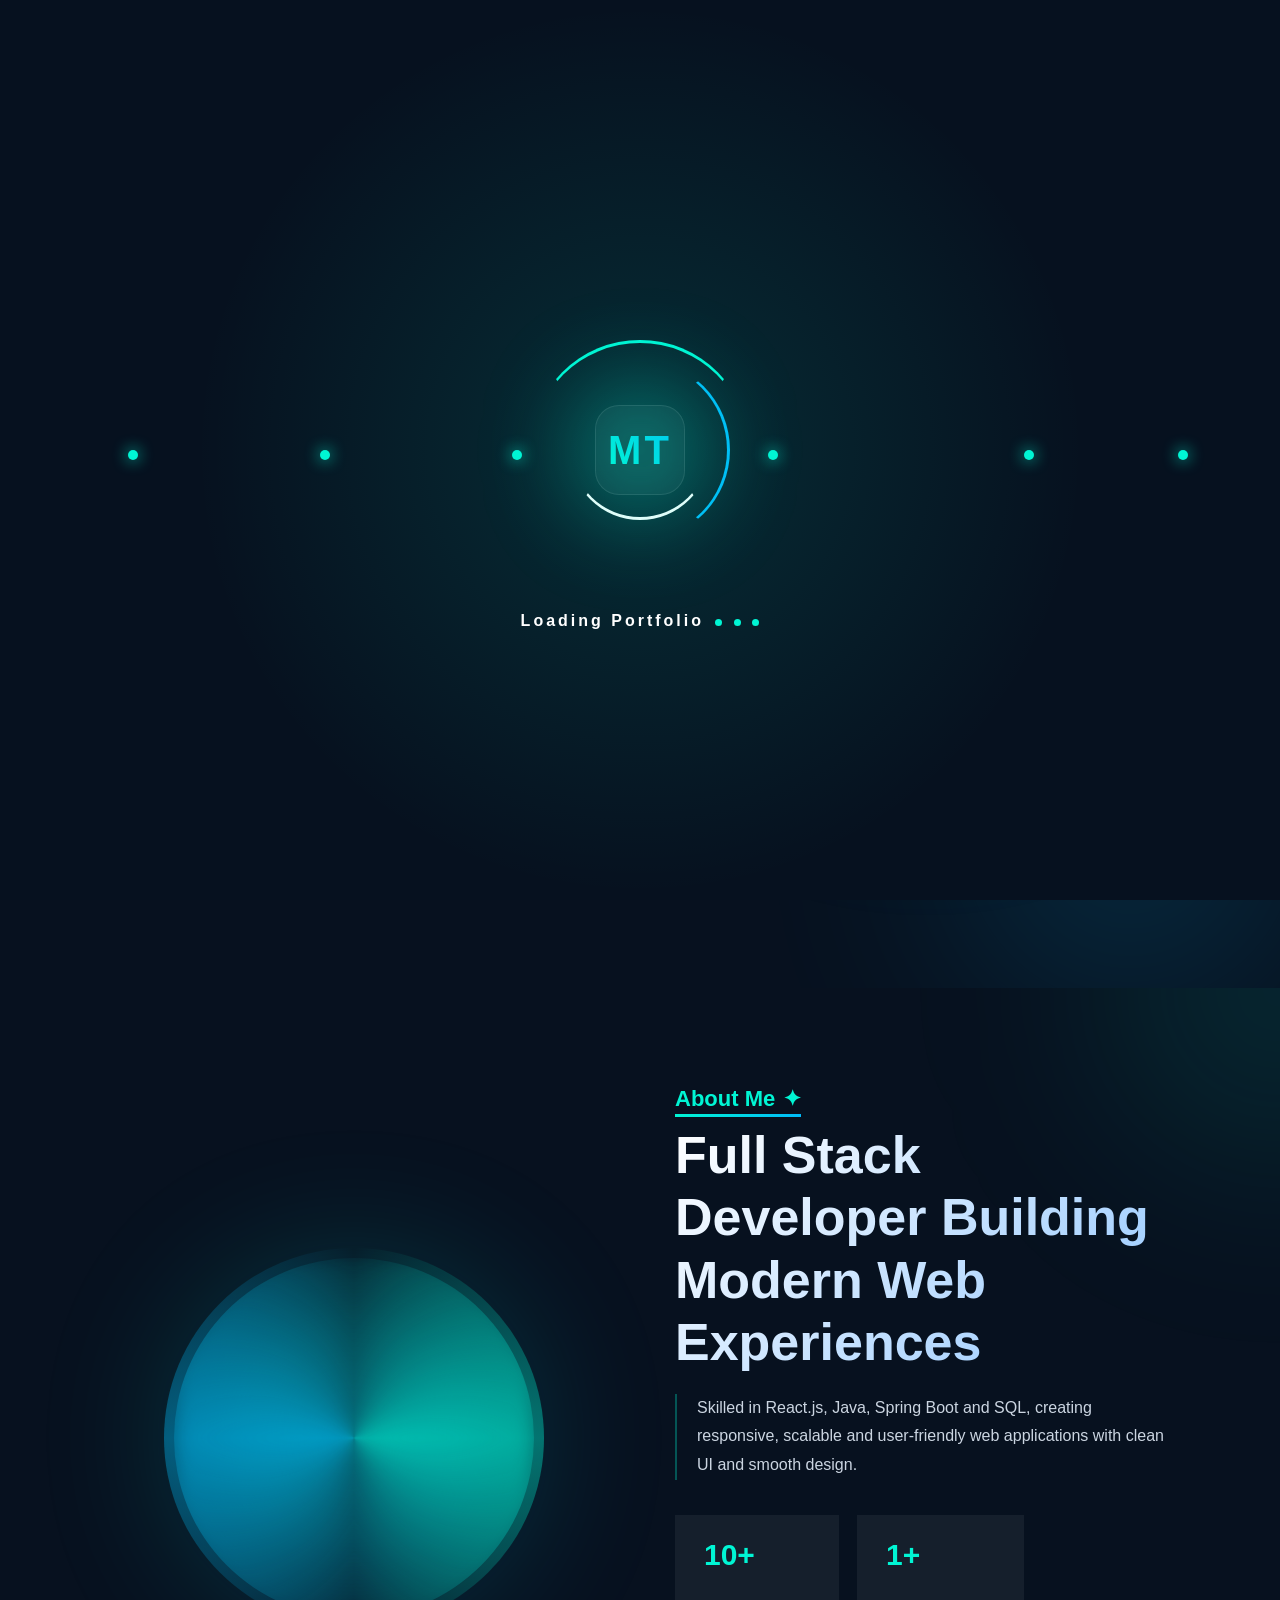
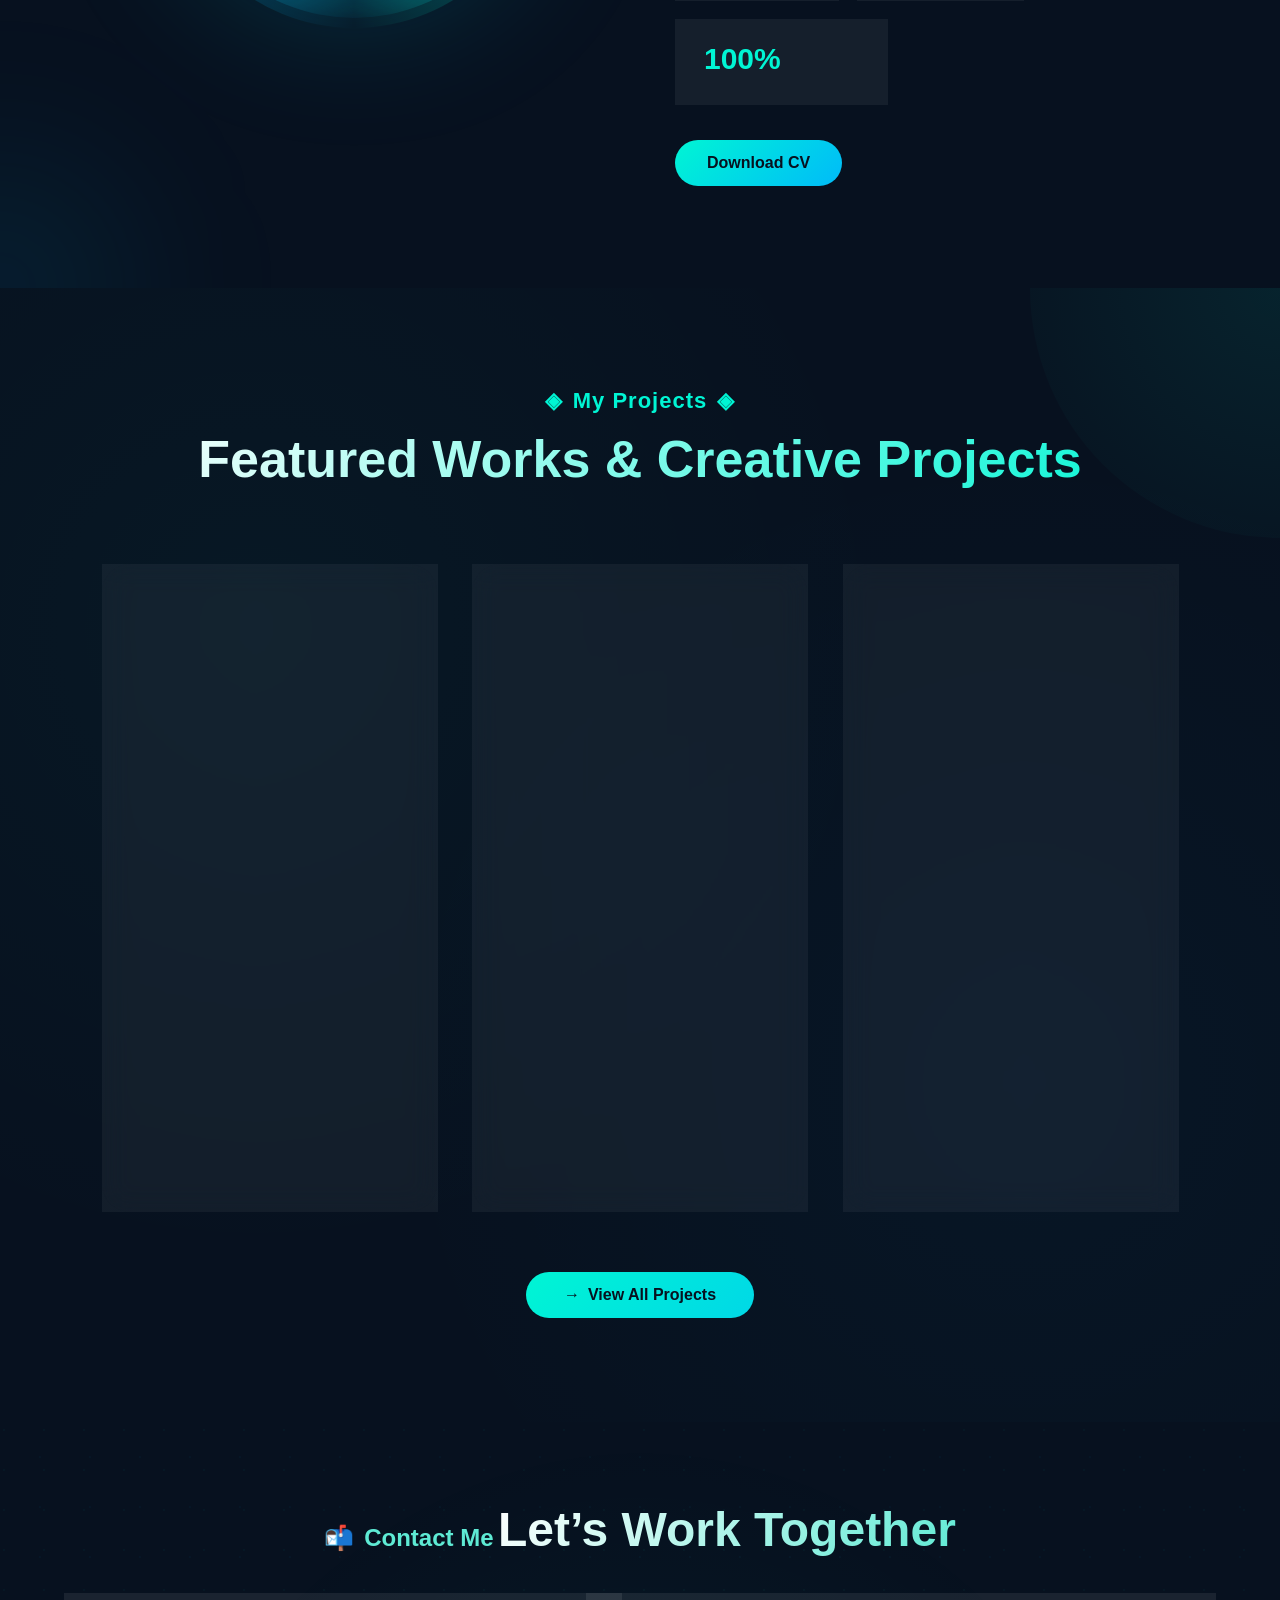
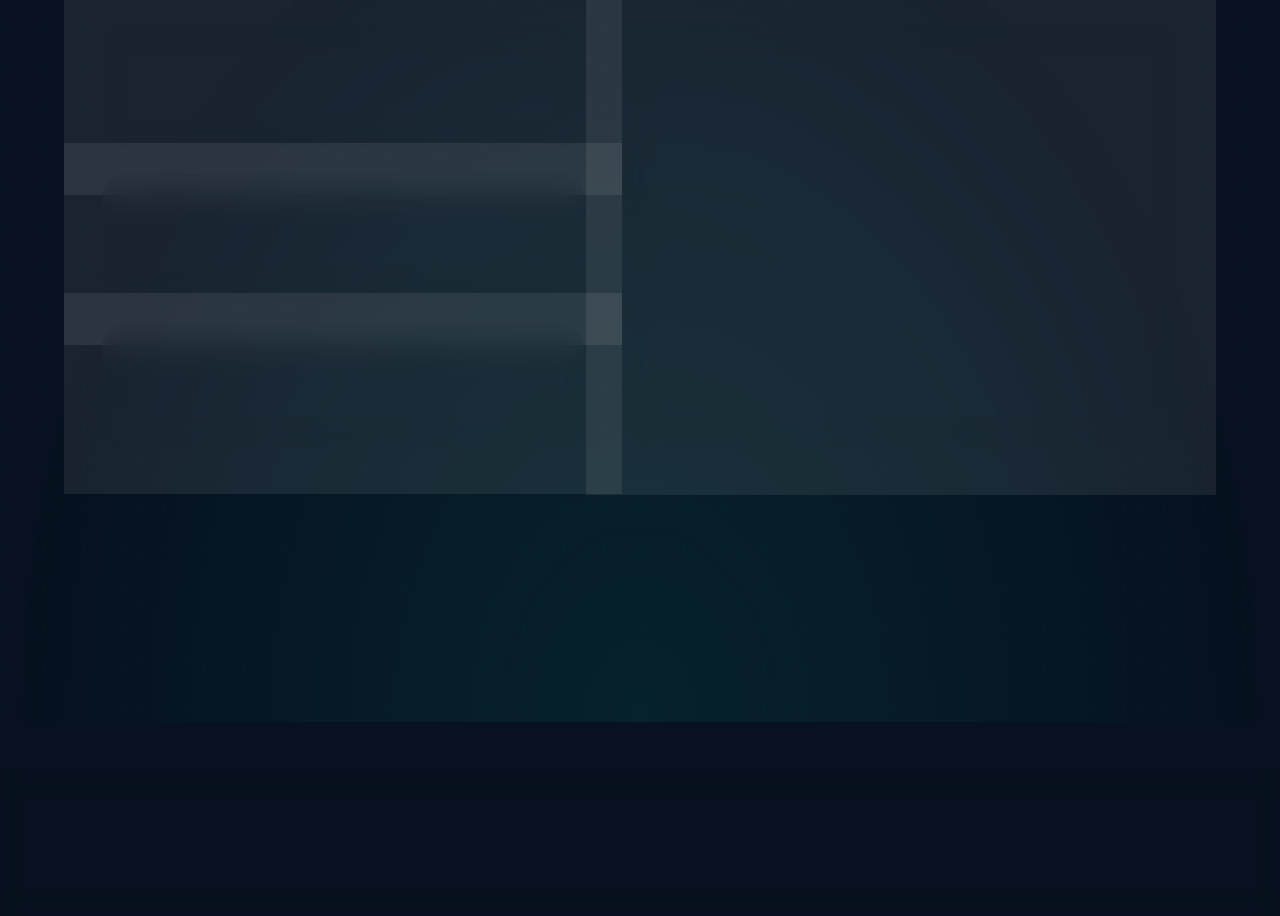
<file: index.html>
<!DOCTYPE html>
<html lang="en">
<head>
  <meta charset="UTF-8">
  <meta name="viewport" content="width=device-width, initial-scale=1.0">
  <title>Maruthi Teja | Full Stack Developer Portfolio</title>
<link rel="icon" type="image/svg+xml" href="data:image/svg+xml,%3Csvg xmlns='http://www.w3.org/2000/svg' viewBox='0 0 100 100'%3E%3Cdefs%3E%3ClinearGradient id='g' x1='0%25' y1='0%25' x2='100%25' y2='100%25'%3E%3Cstop offset='0%25' stop-color='%2300f5d4'/%3E%3Cstop offset='100%25' stop-color='%2300bbf9'/%3E%3C/linearGradient%3E%3C/defs%3E%3Crect width='100' height='100' rx='22' fill='%2307111f'/%3E%3Crect x='8' y='8' width='84' height='84' rx='16' fill='none' stroke='url(%23g)' stroke-width='2.5'/%3E%3Ctext x='50%25' y='58%25' dominant-baseline='middle' text-anchor='middle' font-size='44' font-family='Arial, sans-serif' font-weight='900' fill='url(%23g)'%3EMT%3C/text%3E%3C/svg%3E">
<meta name="theme-color" content="#07111f">
<link rel="stylesheet" href="styles/index.css">
 <link rel="stylesheet" href="styles/navbar.css">
 <link rel="stylesheet" href="styles/about.css">
<link rel="stylesheet" href="styles/projects.css">
<link rel="stylesheet" href="styles/contact.css">
<link rel="stylesheet" href="styles/footer.css">
 
<link rel="stylesheet"
href="https://cdnjs.cloudflare.com/ajax/libs/font-awesome/6.7.2/css/all.min.css">
 <script>
      function sendToWhatsApp(e){
        e.preventDefault();
      
        let name = document.getElementById("name").value;
        let email = document.getElementById("email").value;
        let message = document.getElementById("message").value;
      
        let phoneNumber = "919618591044";
      
        let url = "https://wa.me/" + phoneNumber + "?text="
        + "Name: " + encodeURIComponent(name) + "%0a"
        + "Email: " + encodeURIComponent(email) + "%0a"
        + "Message: " + encodeURIComponent(message);
      
        window.open(url, "_blank");
      }
      // navbar
      // ===== SIMPLE & SMOOTH ACTIVE LINK DETECTION =====
(function() {
  'use strict';
  
  // Wait for everything to load
  window.addEventListener('load', function() {
    
    // Get all navigation links
    const navLinks = document.querySelectorAll('nav ul li a');
    
    // Get all sections
    const sections = {
      home: document.querySelector('.home') || document.getElementById('home'),
      about: document.getElementById('about'),
      projects: document.getElementById('projects'),
      contact: document.getElementById('contact')
    };
    
    // Add IDs if missing
    if (sections.home && !sections.home.id) sections.home.id = 'home';
    if (sections.about && !sections.about.id) sections.about.id = 'about';
    if (sections.projects && !sections.projects.id) sections.projects.id = 'projects';
    if (sections.contact && !sections.contact.id) sections.contact.id = 'contact';
    
    // Smooth scroll on click
    navLinks.forEach(link => {
      link.addEventListener('click', function(e) {
        e.preventDefault();
        const targetId = this.getAttribute('href').substring(1);
        const target = document.getElementById(targetId);
        
        if (target) {
          const offsetTop = target.offsetTop - 80;
          window.scrollTo({
            top: offsetTop,
            behavior: 'smooth'
          });
        }
      });
    });
    
    // Update active link on scroll with requestAnimationFrame
    let lastScrollY = 0;
    let ticking = false;
    
    function updateActiveLink() {
      const scrollY = window.scrollY;
      const windowHeight = window.innerHeight;
      
      let activeSection = 'home';
      let minDistance = Infinity;
      
      // Find which section is closest to viewport center
      for (const [id, section] of Object.entries(sections)) {
        if (section) {
          const sectionTop = section.offsetTop - 100;
          const sectionBottom = sectionTop + section.offsetHeight;
          const distance = Math.abs(scrollY - sectionTop);
          
          if (scrollY >= sectionTop - 100 && scrollY < sectionBottom - 100) {
            activeSection = id;
            break;
          }
          
          if (distance < minDistance) {
            minDistance = distance;
            activeSection = id;
          }
        }
      }
      
      // Special case for top of page
      if (scrollY < 100) {
        activeSection = 'home';
      }
      
      // Update active class
      navLinks.forEach(link => {
        const href = link.getAttribute('href').substring(1);
        if (href === activeSection) {
          if (!link.classList.contains('active')) {
            link.classList.add('active');
          }
        } else {
          if (link.classList.contains('active')) {
            link.classList.remove('active');
          }
        }
      });
      
      ticking = false;
    }
    
    // Throttled scroll handler
    window.addEventListener('scroll', function() {
      if (!ticking) {
        requestAnimationFrame(updateActiveLink);
        ticking = true;
      }
    });
    
    // Initial update
    updateActiveLink();
  });
})();
window.addEventListener("load",()=>{

const loader=document.getElementById("preloader");

setTimeout(()=>{

    loader.classList.add("hide");

    setTimeout(()=>{

        loader.remove();

    },1200);

},2000);

});
      </script>
</head>


<body>
  
<div id="preloader">

  <div class="bg-animation">
      <span></span>
      <span></span>
      <span></span>
      <span></span>
      <span></span>
      <span></span>
  </div>

  <div class="loader-box">

      <div class="ring ring1"></div>
      <div class="ring ring2"></div>
      <div class="ring ring3"></div>

      <div class="logo-box">

          <div class="logo-glow"></div>

          <h1>MT</h1>

      </div>

      <h3 class="loading">
          Loading Portfolio
          <span></span>
          <span></span>
          <span></span>
      </h3>

  </div>

</div>
  <header>
    <nav>
      <ul>
        <li><a href="#home"><i class="fas fa-home"></i> Home</a></li>
        <li><a href="#about"><i class="fas fa-user"></i> About</a></li>
        <li><a href="#projects"><i class="fas fa-code"></i> Projects</a></li>
        <li><a href="#contact"><i class="fas fa-envelope"></i> Contact</a></li>
      </ul>
    </nav>
  </header>
    
      <section class="home">

        <div class="content">
      
          <h3>Hello, I'm</h3>
      
          <h1>Maruthi Teja</h1>
      
          <h2>Full Stack Developer</h2>
      
          <p>
            Full Stack Developer skilled in React.js, Java,
            Spring Boot and SQL, focused on building modern,
            responsive and scalable web applications.
          </p>
      
          <div class="details">
      
            <div class="box">
              <h4>Frontend</h4>
              <span>React.js • JavaScript • CSS</span>
            </div>
      
            <div class="box">
              <h4>Backend</h4>
              <span>Java • Spring Boot • APIs</span>
            </div>
      
            <div class="box">
              <h4>Database</h4>
              <span>MySQL • Oracle SQL</span>
            </div>
      
          </div>
      
          <div class="buttons">
            <a href="#contact">Hire Me</a>
            <a href="#projects">Projects</a>
          </div>
      
          <div class="socials">
      
            <a href="https://www.linkedin.com/in/maruthi-teja-thamba/"><i class="fab fa-linkedin-in"></i></a>
      
            <a href="https://github.com/tejagithub-02"><i class="fab fa-github"></i></a>
      
            <a href="https://www.instagram.com/teja_thamba_06/" target="_blank">
              <i class="fab fa-instagram"></i>
            </a>
          </div>
      
        </div>
      
        <div class="image">
          <img src="images/photo11.jpeg" alt="profile">
        </div>
      
      </section>
      
  
  <!-- ABOUT SECTION -->

  <section class="about"id="about">

    <div class="about-image">
      <img src="images/about.jfif" alt="about">
    </div>
  
    <div class="about-content">
  
      <h4>About Me</h4>
  
      <h2>
        Full Stack Developer Building
        Modern Web Experiences
      </h2>
  
      <p>
        Skilled in React.js, Java, Spring Boot and SQL,
        creating responsive, scalable and user-friendly
        web applications with clean UI and smooth design.
      </p>
  
      <div class="about-boxes">
  
        <div class="box">
          <h3>10+</h3>
          <span>Projects</span>
        </div>
  
        <div class="box">
          <h3>1+</h3>
          <span>Experience</span>
        </div>
  
        <div class="box">
          <h3>100%</h3>
          <span>Responsive</span>
        </div>
  
      </div>
  
      <a href="pdf/Thamba Maruthi Teja.pdf" target="_blank"class="about-btn">Download CV</a>
  
    </div>
  
  </section>
<!-- PROJECTS SECTION -->

<section class="projects" id="projects">

  <div class="project-title">

    <h4>My Projects</h4>

    <h2>Featured Works & Creative Projects</h2>

  </div>

  <div class="project-container">

    <!-- PROJECT 1 -->
    <div class="project-card">

      <div class="tag">Java & Spring Boot</div>
    
      <img src="images/to-do.png" alt="To-Do List Application">
    
      <h3>To-Do List Application</h3>
    
      <p>
        A task management application built with Java, Spring Boot,
        and MySQL featuring CRUD operations, task status management,
        and a clean, responsive user interface.
      </p>
    
      <div class="tech">
        <span>Java</span>
        <span>Spring Boot</span>
        <span>MySQL</span>
      </div>
    
      <div class="project-btns">
        <a href="https://to-do-list-1r57.onrender.com" target="_blank">Live</a>
        <a href="https://github.com/tejagithub-02/To-Do-List" target="_blank">GitHub</a>
      </div>
    
    </div>


<!-- PROJECT 2 -->
<div class="project-card">

    <div class="tag">Java Spring Boot</div>
  
    <img src="images/game.png" alt="Number Guessing Game">
  
    <h3>Number Guessing Game</h3>
  
    <p>
      Interactive web application built using Java, Spring Boot,
      Thymeleaf, HTML, and CSS where users guess a randomly generated
      number with instant feedback and score tracking.
    </p>
  
    <div class="tech">
      <span>Java</span>
      <span>Spring Boot</span>
      <span>Thymeleaf</span>
    </div>
  
    <div class="project-btns">
      <a href="https://number-guessing-game-45hd.onrender.com" target="_blank">Live</a>
      <a href="https://github.com/tejagithub-02/number-guessing-game" target="_blank">GitHub</a>
    </div>
  
  </div>
    

    <!-- PROJECT 3 -->
    
    <div class="project-card">

      <div class="tag">Catering Website</div>
    
      <img src="images/catering.jfif" alt="The Classic Kitchen Website">
    
      <h3>The Classic Kitchen</h3>
    
      <p>
        Modern catering service website developed using React.js
        with responsive design, event catering sections,
        food service details, and customer enquiry features.
      </p>
    
      <div class="tech">
        <span>React.js</span>
        <span>Bootstrap</span>
        <span>JavaScript</span>
      </div>
    
      <div class="project-btns">
        <a href="https://tckitchen.in" target="_blank">Live</a>
        <a href="https://github.com/tejagithub-02/classic-kitchen">GitHub</a>
      </div>
    
    </div>

  </div>

  <!-- VIEW ALL BUTTON -->
  <div class="more-btn">
    <a href="projects.html">View All Projects</a>
  </div>

</section>
  <!-- CONTACT SECTION -->

<section class="contact" id="contact">

    <div class="contact-title">
  
      <h4>Contact Me</h4>
  
      <h2>
        Let’s Work Together
      </h2>
  
    </div>
  
    <div class="contact-container">
  
      <!-- LEFT SIDE -->
  
      <div class="contact-info">
  
        <div class="info-box">
          <h3>Email</h3>
          <p>tmaruthiteja2013@gmail.com</p>
        </div>
  
        <div class="info-box">
          <h3>Phone</h3>
          <p>+91 9618591044</p>
        </div>
  
        <div class="info-box">
          <h3>Location</h3>
          <p>Chennai, India</p>
        </div>
  
      </div>
  
      <!-- FORM -->
  
      <form class="contact-form" onsubmit="sendToWhatsApp(event)">

        <input type="text" id="name" placeholder="Your Name" required>
      
        <input type="email" id="email" placeholder="Your Email" required>
      
        <textarea rows="6" id="message" placeholder="Your Message"></textarea>
      
        <button type="submit">Send Message</button>
      
      </form>
      
     
  
    </div>
  
  </section>
  <!-- FOOTER -->

  <footer>

    <div class="footer-social">

        <a href="https://www.linkedin.com/in/maruthi-teja-thamba/" target="_blank">
            <i class="fab fa-linkedin-in"></i>
        </a>

        <a href="https://github.com/tejagithub-02" target="_blank">
            <i class="fab fa-github"></i>
        </a>

        <a href="https://www.instagram.com/teja_thamba_06/" target="_blank">
            <i class="fab fa-instagram"></i>
        </a>

        <a href="mailto:tmaruthiteja2013@gmail.com">
            <i class="fas fa-envelope"></i>
        </a>

    </div>

    <p>&copy; 2026 Maruthi Teja. All Rights Reserved.</p>

</footer>
</body>
</html>
</file>
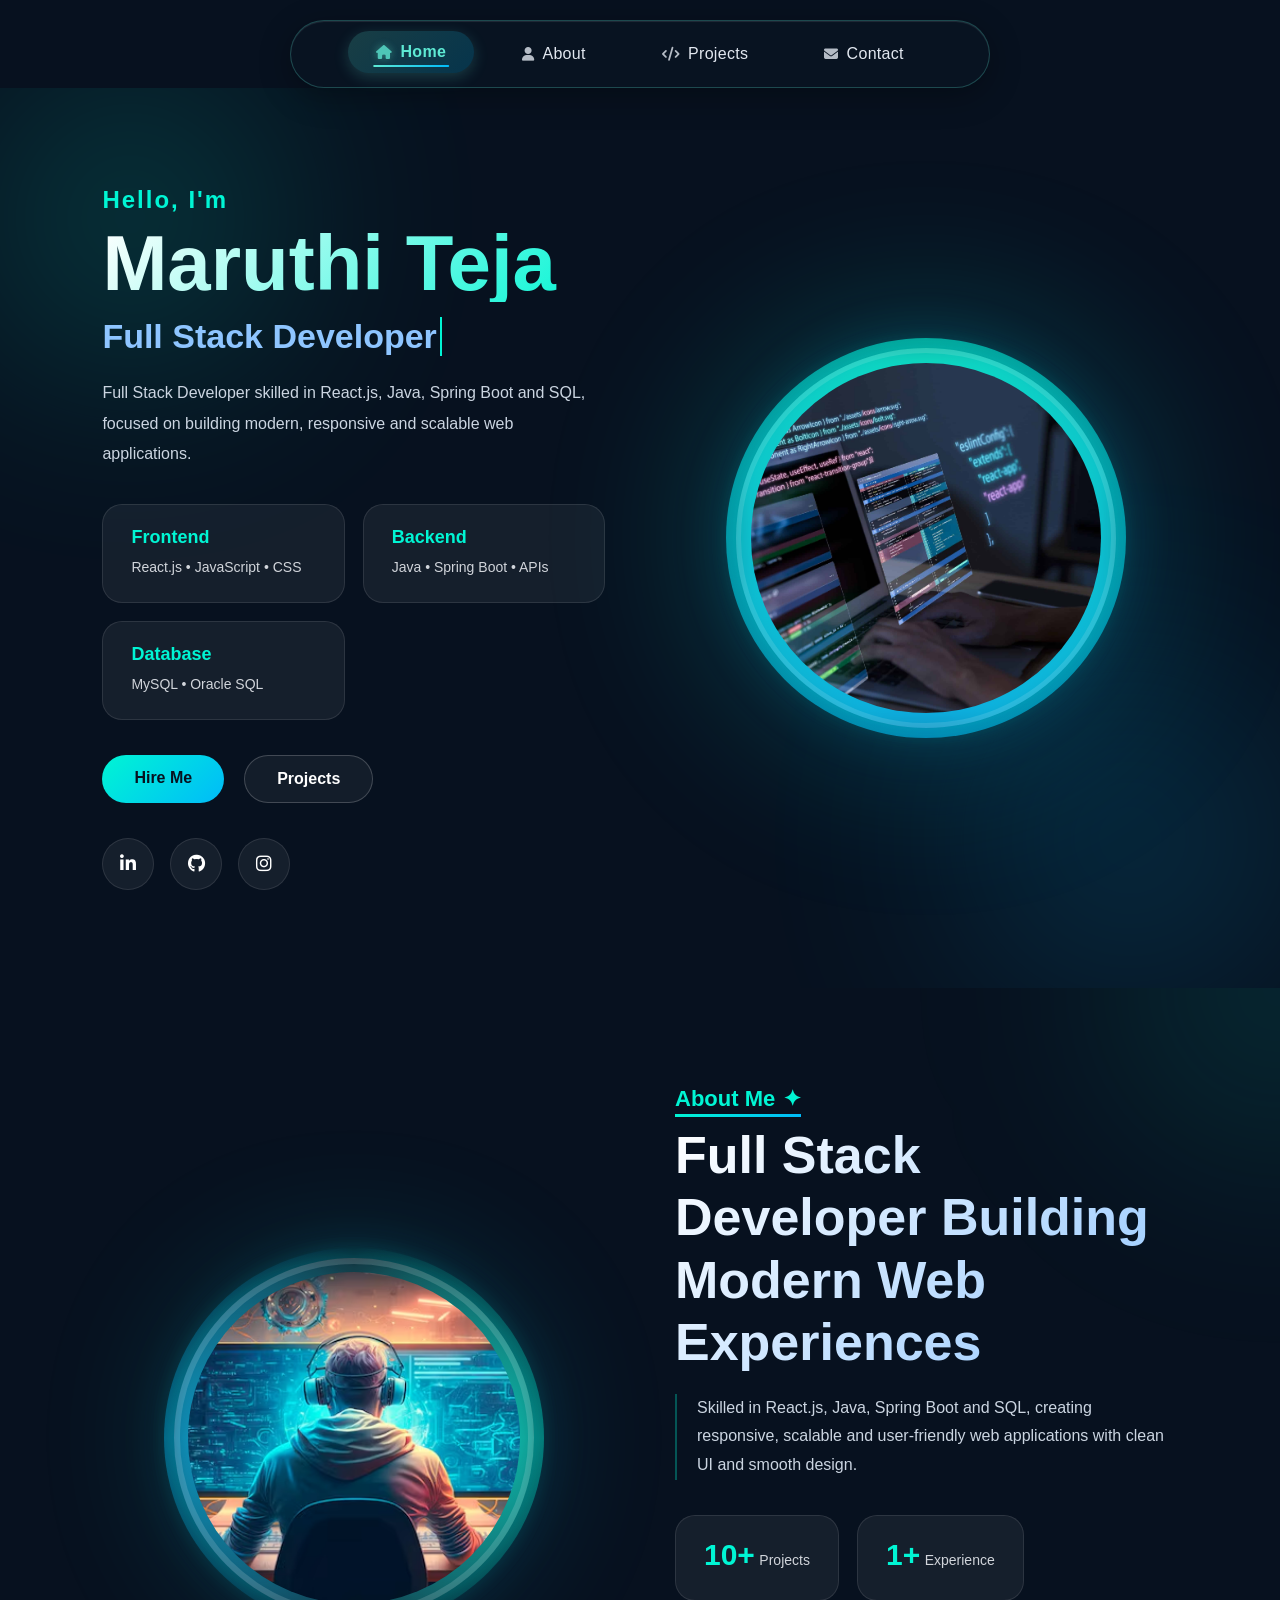
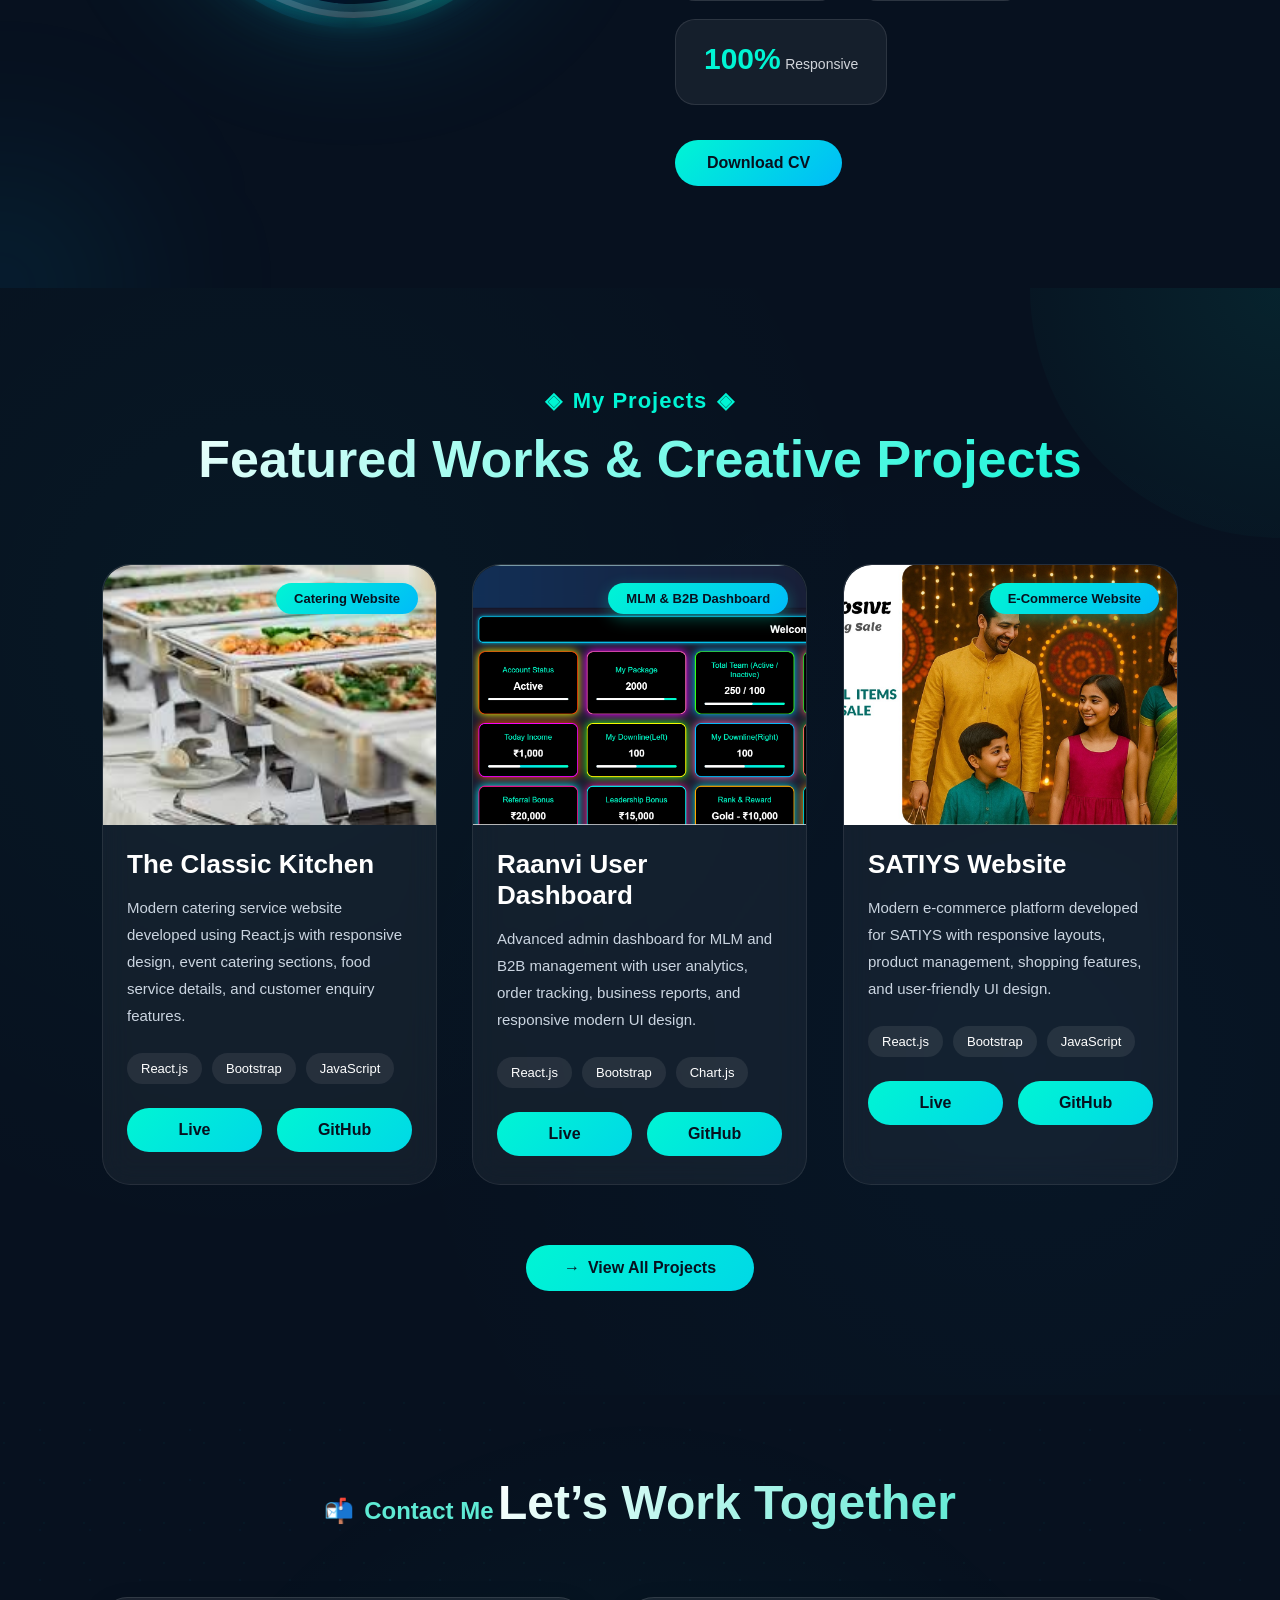
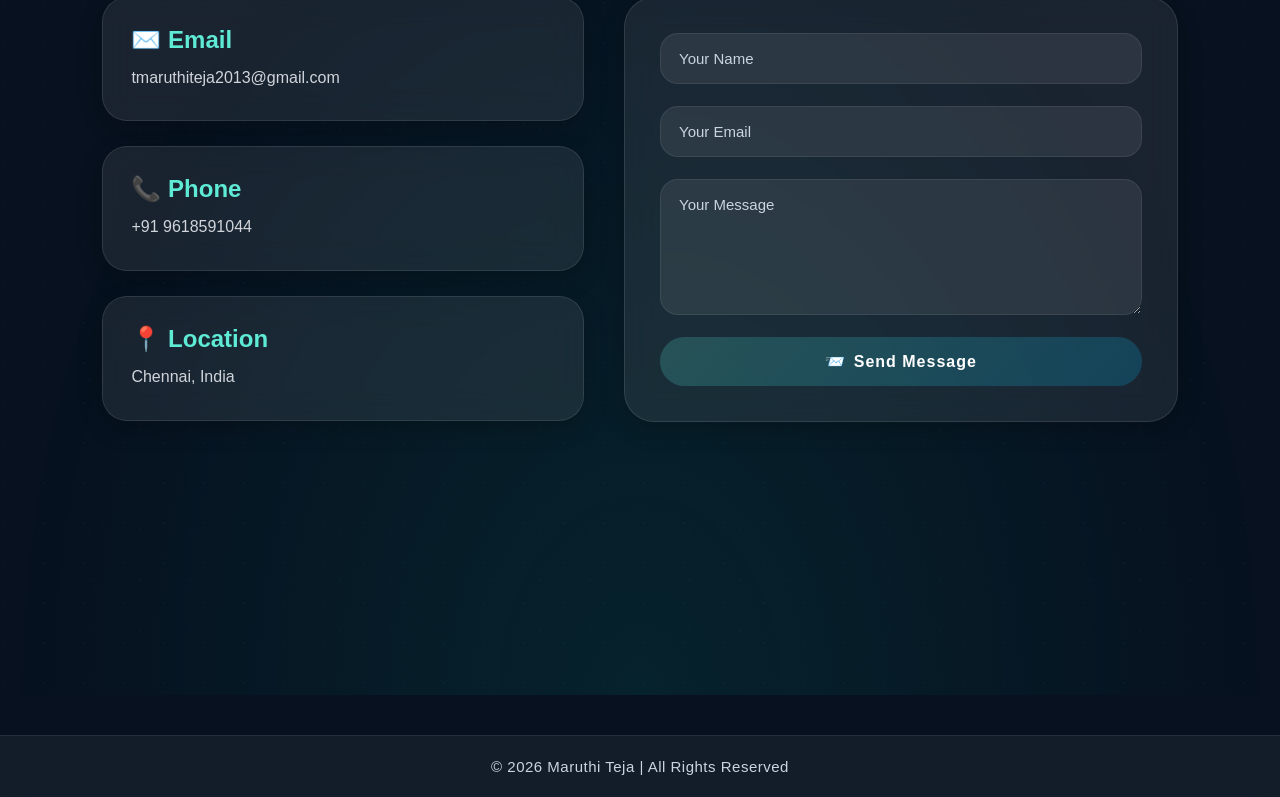
<file: teja/index.html>
<!DOCTYPE html>
<html lang="en">
<head>
  <meta charset="UTF-8">
  <meta name="viewport" content="width=device-width, initial-scale=1.0">
  <title>Maruthi Teja | Full Stack Developer Portfolio</title>
<link rel="icon" type="image/svg+xml" href="data:image/svg+xml,%3Csvg xmlns='http://www.w3.org/2000/svg' viewBox='0 0 100 100'%3E%3Cdefs%3E%3ClinearGradient id='g' x1='0%25' y1='0%25' x2='100%25' y2='100%25'%3E%3Cstop offset='0%25' stop-color='%2300f5d4'/%3E%3Cstop offset='100%25' stop-color='%2300bbf9'/%3E%3C/linearGradient%3E%3C/defs%3E%3Crect width='100' height='100' rx='22' fill='%2307111f'/%3E%3Crect x='8' y='8' width='84' height='84' rx='16' fill='none' stroke='url(%23g)' stroke-width='2.5'/%3E%3Ctext x='50%25' y='58%25' dominant-baseline='middle' text-anchor='middle' font-size='44' font-family='Arial, sans-serif' font-weight='900' fill='url(%23g)'%3EMT%3C/text%3E%3C/svg%3E">
<meta name="theme-color" content="#07111f">
<link rel="stylesheet" href="styles/index.css">
 <link rel="stylesheet" href="styles/navbar.css">
 <link rel="stylesheet" href="styles/about.css">
<link rel="stylesheet" href="styles/projects.css">
<link rel="stylesheet" href="styles/contact.css">
<link rel="stylesheet" href="styles/footer.css">
 
    <link rel="stylesheet"
    href="https://cdnjs.cloudflare.com/ajax/libs/font-awesome/6.5.1/css/all.min.css">
 <script>
      function sendToWhatsApp(e){
        e.preventDefault();
      
        let name = document.getElementById("name").value;
        let email = document.getElementById("email").value;
        let message = document.getElementById("message").value;
      
        let phoneNumber = "919618591044";
      
        let url = "https://wa.me/" + phoneNumber + "?text="
        + "Name: " + encodeURIComponent(name) + "%0a"
        + "Email: " + encodeURIComponent(email) + "%0a"
        + "Message: " + encodeURIComponent(message);
      
        window.open(url, "_blank");
      }
      // navbar
      // ===== SIMPLE & SMOOTH ACTIVE LINK DETECTION =====
(function() {
  'use strict';
  
  // Wait for everything to load
  window.addEventListener('load', function() {
    
    // Get all navigation links
    const navLinks = document.querySelectorAll('nav ul li a');
    
    // Get all sections
    const sections = {
      home: document.querySelector('.home') || document.getElementById('home'),
      about: document.getElementById('about'),
      projects: document.getElementById('projects'),
      contact: document.getElementById('contact')
    };
    
    // Add IDs if missing
    if (sections.home && !sections.home.id) sections.home.id = 'home';
    if (sections.about && !sections.about.id) sections.about.id = 'about';
    if (sections.projects && !sections.projects.id) sections.projects.id = 'projects';
    if (sections.contact && !sections.contact.id) sections.contact.id = 'contact';
    
    // Smooth scroll on click
    navLinks.forEach(link => {
      link.addEventListener('click', function(e) {
        e.preventDefault();
        const targetId = this.getAttribute('href').substring(1);
        const target = document.getElementById(targetId);
        
        if (target) {
          const offsetTop = target.offsetTop - 80;
          window.scrollTo({
            top: offsetTop,
            behavior: 'smooth'
          });
        }
      });
    });
    
    // Update active link on scroll with requestAnimationFrame
    let lastScrollY = 0;
    let ticking = false;
    
    function updateActiveLink() {
      const scrollY = window.scrollY;
      const windowHeight = window.innerHeight;
      
      let activeSection = 'home';
      let minDistance = Infinity;
      
      // Find which section is closest to viewport center
      for (const [id, section] of Object.entries(sections)) {
        if (section) {
          const sectionTop = section.offsetTop - 100;
          const sectionBottom = sectionTop + section.offsetHeight;
          const distance = Math.abs(scrollY - sectionTop);
          
          if (scrollY >= sectionTop - 100 && scrollY < sectionBottom - 100) {
            activeSection = id;
            break;
          }
          
          if (distance < minDistance) {
            minDistance = distance;
            activeSection = id;
          }
        }
      }
      
      // Special case for top of page
      if (scrollY < 100) {
        activeSection = 'home';
      }
      
      // Update active class
      navLinks.forEach(link => {
        const href = link.getAttribute('href').substring(1);
        if (href === activeSection) {
          if (!link.classList.contains('active')) {
            link.classList.add('active');
          }
        } else {
          if (link.classList.contains('active')) {
            link.classList.remove('active');
          }
        }
      });
      
      ticking = false;
    }
    
    // Throttled scroll handler
    window.addEventListener('scroll', function() {
      if (!ticking) {
        requestAnimationFrame(updateActiveLink);
        ticking = true;
      }
    });
    
    // Initial update
    updateActiveLink();
  });
})();
      </script>
</head>


<body>
  <header>
    <nav>
      <ul>
        <li><a href="#home"><i class="fas fa-home"></i> Home</a></li>
        <li><a href="#about"><i class="fas fa-user"></i> About</a></li>
        <li><a href="#projects"><i class="fas fa-code"></i> Projects</a></li>
        <li><a href="#contact"><i class="fas fa-envelope"></i> Contact</a></li>
      </ul>
    </nav>
  </header>
    
      <section class="home">

        <div class="content">
      
          <h3>Hello, I'm</h3>
      
          <h1>Maruthi Teja</h1>
      
          <h2>Full Stack Developer</h2>
      
          <p>
            Full Stack Developer skilled in React.js, Java,
            Spring Boot and SQL, focused on building modern,
            responsive and scalable web applications.
          </p>
      
          <div class="details">
      
            <div class="box">
              <h4>Frontend</h4>
              <span>React.js • JavaScript • CSS</span>
            </div>
      
            <div class="box">
              <h4>Backend</h4>
              <span>Java • Spring Boot • APIs</span>
            </div>
      
            <div class="box">
              <h4>Database</h4>
              <span>MySQL • Oracle SQL</span>
            </div>
      
          </div>
      
          <div class="buttons">
            <a href="#contact">Hire Me</a>
            <a href="#projects">Projects</a>
          </div>
      
          <div class="socials">
      
            <a href="https://www.linkedin.com/in/maruthi-teja-thamba/"><i class="fab fa-linkedin-in"></i></a>
      
            <a href="https://github.com/tejagithub-02"><i class="fab fa-github"></i></a>
      
            <a href="https://www.instagram.com/teja_thamba_06/" target="_blank">
              <i class="fab fa-instagram"></i>
            </a>
          </div>
      
        </div>
      
        <div class="image">
          <img src="images/photo11.jpeg" alt="profile">
        </div>
      
      </section>
      
  
  <!-- ABOUT SECTION -->

  <section class="about"id="about">

    <div class="about-image">
      <img src="images/about.jfif" alt="about">
    </div>
  
    <div class="about-content">
  
      <h4>About Me</h4>
  
      <h2>
        Full Stack Developer Building
        Modern Web Experiences
      </h2>
  
      <p>
        Skilled in React.js, Java, Spring Boot and SQL,
        creating responsive, scalable and user-friendly
        web applications with clean UI and smooth design.
      </p>
  
      <div class="about-boxes">
  
        <div class="box">
          <h3>10+</h3>
          <span>Projects</span>
        </div>
  
        <div class="box">
          <h3>1+</h3>
          <span>Experience</span>
        </div>
  
        <div class="box">
          <h3>100%</h3>
          <span>Responsive</span>
        </div>
  
      </div>
  
      <a href="pdf/teja.pdf" target="_blank"class="about-btn">Download CV</a>
  
    </div>
  
  </section>
<!-- PROJECTS SECTION -->

<section class="projects" id="projects">

  <div class="project-title">

    <h4>My Projects</h4>

    <h2>Featured Works & Creative Projects</h2>

  </div>

  <div class="project-container">

    <!-- PROJECT 1 -->
<div class="project-card">

  <div class="tag">Catering Website</div>

  <img src="images/catering.jfif" alt="The Classic Kitchen Website">

  <h3>The Classic Kitchen</h3>

  <p>
    Modern catering service website developed using React.js
    with responsive design, event catering sections,
    food service details, and customer enquiry features.
  </p>

  <div class="tech">
    <span>React.js</span>
    <span>Bootstrap</span>
    <span>JavaScript</span>
  </div>

  <div class="project-btns">
    <a href="https://tckitchen.in" target="_blank">Live</a>
    <a href="https://github.com/tejagithub-02/classic-kitchen">GitHub</a>
  </div>

</div>

    <!-- PROJECT 2 -->
    <div class="project-card">

      <div class="tag">MLM & B2B Dashboard</div>
    
      <img src="images/raanvi.png" alt="Raanvi User Dashboard">
    
      <h3>Raanvi User Dashboard</h3>
    
      <p>
        Advanced admin dashboard for MLM and B2B management
        with user analytics, order tracking, business reports,
        and responsive modern UI design.
      </p>
    
      <div class="tech">
        <span>React.js</span>
        <span>Bootstrap</span>
        <span>Chart.js</span>
      </div>
    
      <div class="project-btns">
        <a href="https://raanvi-user.vercel.app/" target="_blank">Live</a>
        <a href="https://github.com/tejagithub-02/raanvi-user">GitHub</a>
      </div>
    
    </div>

    <!-- PROJECT 3 -->
    <div class="project-card">

      <div class="tag">E-Commerce Website</div>
    
      <img src="images/satiys.jpg" alt="SATIYS E-Commerce Website">
    
      <h3>SATIYS Website</h3>
    
      <p>
        Modern e-commerce platform developed for SATIYS
        with responsive layouts, product management,
        shopping features, and user-friendly UI design.
      </p>
    
      <div class="tech">
        <span>React.js</span>
        <span>Bootstrap</span>
        <span>JavaScript</span>
      </div>
    
      <div class="project-btns">
        <a href="https://satiys-landing.vercel.app/" target="_blank">Live</a>
        <a href="https://github.com/tejagithub-02/satiys-landing">GitHub</a>
      </div>
    
    </div>

  </div>

  <!-- VIEW ALL BUTTON -->
  <div class="more-btn">
    <a href="projects.html">View All Projects</a>
  </div>

</section>
  <!-- CONTACT SECTION -->

<section class="contact" id="contact">

    <div class="contact-title">
  
      <h4>Contact Me</h4>
  
      <h2>
        Let’s Work Together
      </h2>
  
    </div>
  
    <div class="contact-container">
  
      <!-- LEFT SIDE -->
  
      <div class="contact-info">
  
        <div class="info-box">
          <h3>Email</h3>
          <p>tmaruthiteja2013@gmail.com</p>
        </div>
  
        <div class="info-box">
          <h3>Phone</h3>
          <p>+91 9618591044</p>
        </div>
  
        <div class="info-box">
          <h3>Location</h3>
          <p>Chennai, India</p>
        </div>
  
      </div>
  
      <!-- FORM -->
  
      <form class="contact-form" onsubmit="sendToWhatsApp(event)">

        <input type="text" id="name" placeholder="Your Name" required>
      
        <input type="email" id="email" placeholder="Your Email" required>
      
        <textarea rows="6" id="message" placeholder="Your Message"></textarea>
      
        <button type="submit">Send Message</button>
      
      </form>
      
     
  
    </div>
  
  </section>
  <!-- FOOTER -->

<footer>

    <p>
      © 2026 Maruthi Teja | All Rights Reserved
    </p>
 
  </footer>
</body>
</html>
</file>
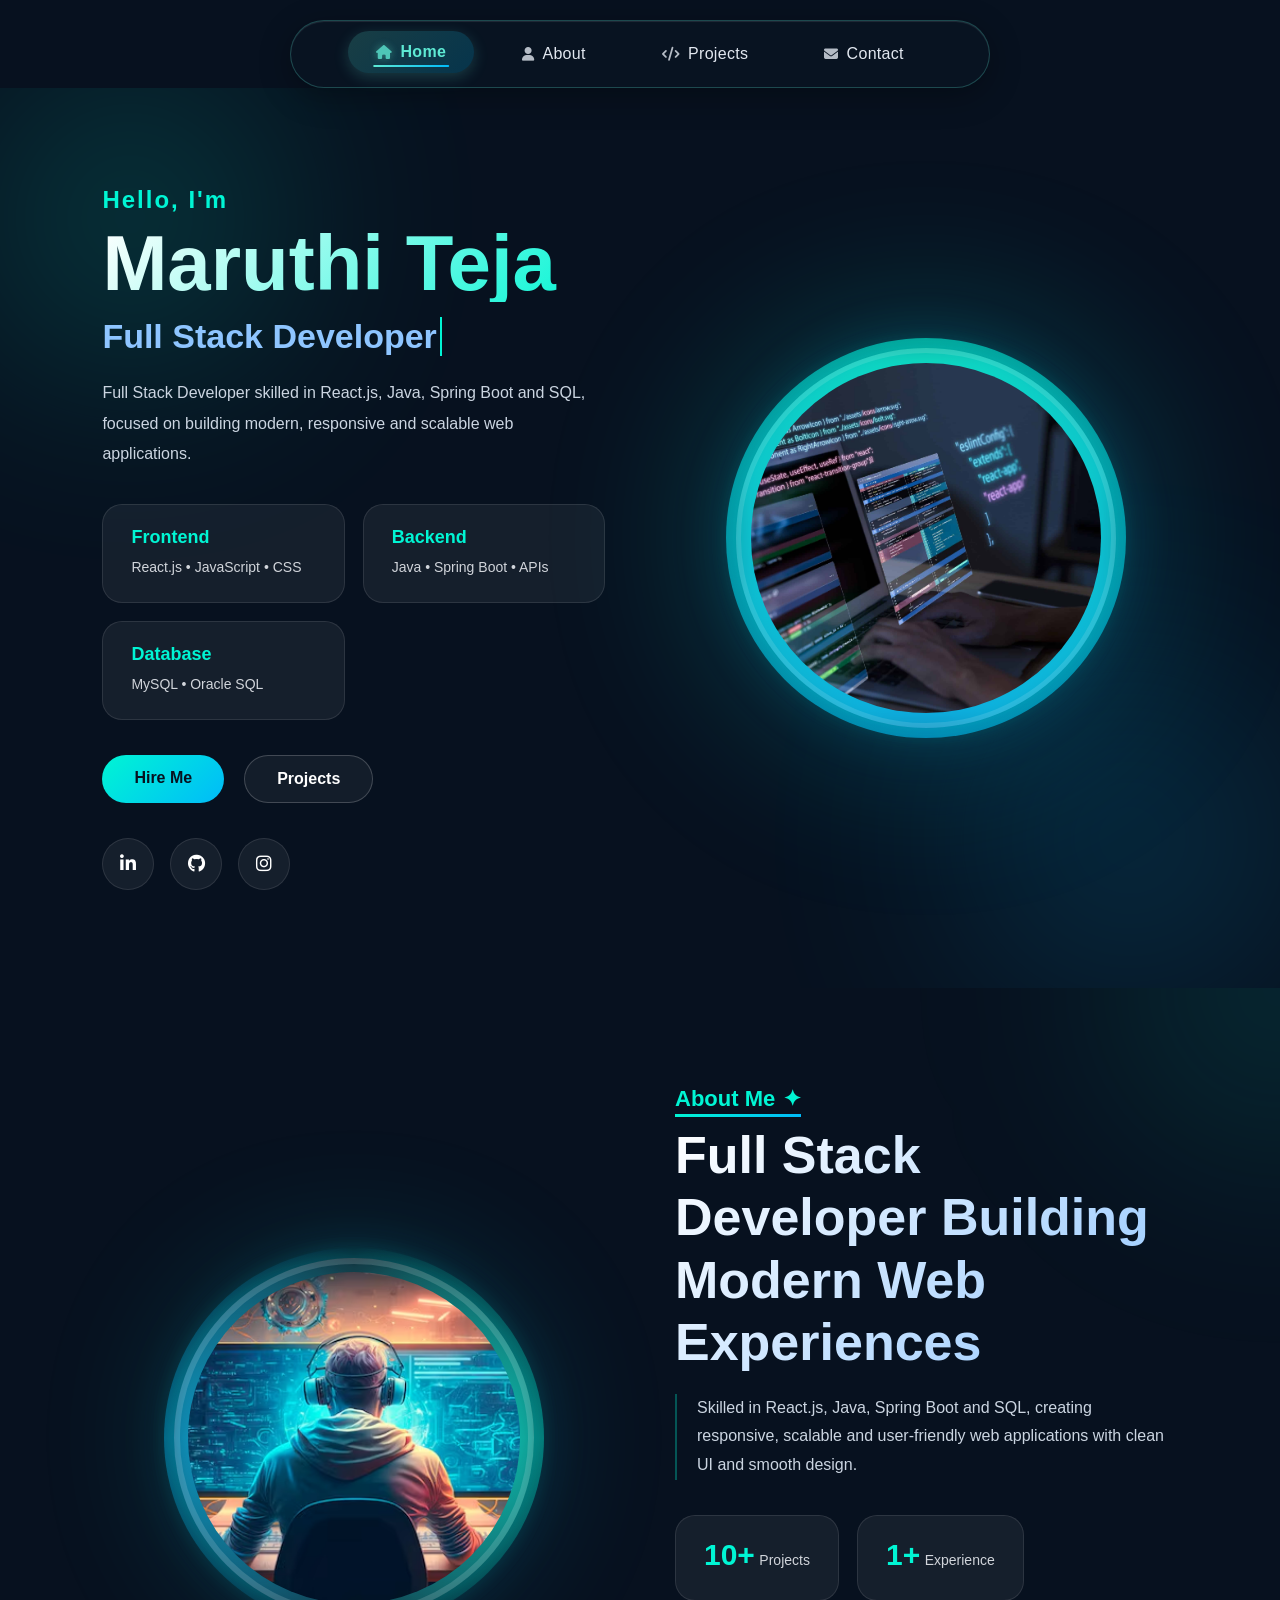
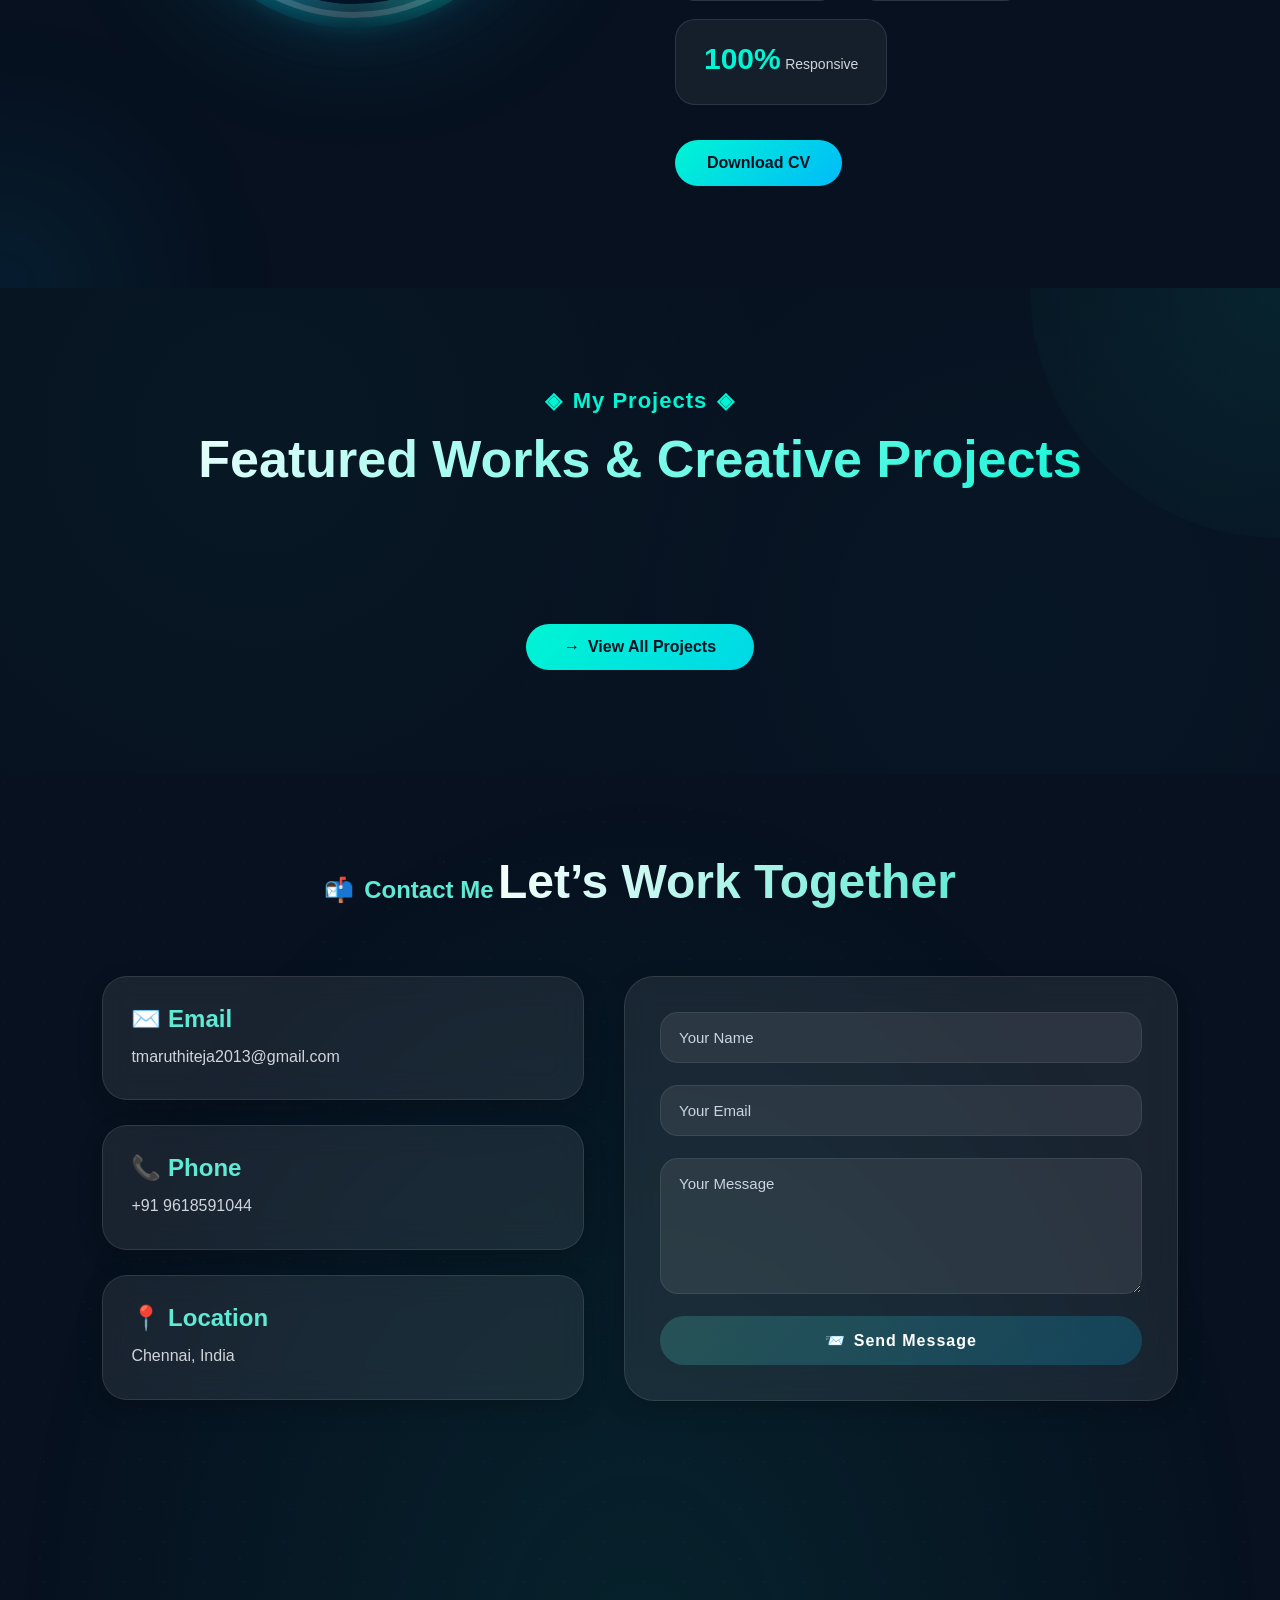
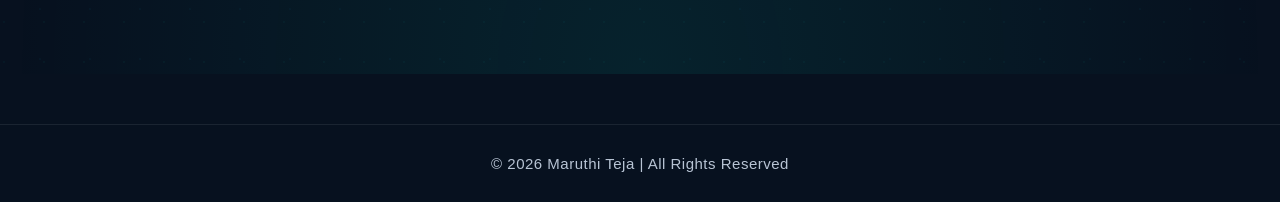
<file: 1.html>
<!DOCTYPE html>
<html lang="en">
<head>
  <meta charset="UTF-8">
  <meta name="viewport" content="width=device-width, initial-scale=1.0">
  <title>Maruthi Teja | Full Stack Developer Portfolio</title>
<link rel="icon" type="image/svg+xml" href="data:image/svg+xml,%3Csvg xmlns='http://www.w3.org/2000/svg' viewBox='0 0 100 100'%3E%3Cdefs%3E%3ClinearGradient id='g' x1='0%25' y1='0%25' x2='100%25' y2='100%25'%3E%3Cstop offset='0%25' stop-color='%2300f5d4'/%3E%3Cstop offset='100%25' stop-color='%2300bbf9'/%3E%3C/linearGradient%3E%3C/defs%3E%3Crect width='100' height='100' rx='22' fill='%2307111f'/%3E%3Crect x='8' y='8' width='84' height='84' rx='16' fill='none' stroke='url(%23g)' stroke-width='2.5'/%3E%3Ctext x='50%25' y='58%25' dominant-baseline='middle' text-anchor='middle' font-size='44' font-family='Arial, sans-serif' font-weight='900' fill='url(%23g)'%3EMT%3C/text%3E%3C/svg%3E">
<meta name="theme-color" content="#07111f">
<link rel="stylesheet" href="styles/index.css">
 <link rel="stylesheet" href="styles/navbar.css">
 <link rel="stylesheet" href="styles/about.css">
<link rel="stylesheet" href="styles/projects.css">
<link rel="stylesheet" href="styles/contact.css">
<link rel="stylesheet" href="styles/footer.css">
 
    <link rel="stylesheet"
    href="https://cdnjs.cloudflare.com/ajax/libs/font-awesome/6.5.1/css/all.min.css">
 <script>
      function sendToWhatsApp(e){
        e.preventDefault();
      
        let name = document.getElementById("name").value;
        let email = document.getElementById("email").value;
        let message = document.getElementById("message").value;
      
        let phoneNumber = "919618591044";
      
        let url = "https://wa.me/" + phoneNumber + "?text="
        + "Name: " + encodeURIComponent(name) + "%0a"
        + "Email: " + encodeURIComponent(email) + "%0a"
        + "Message: " + encodeURIComponent(message);
      
        window.open(url, "_blank");
      }
      // navbar
      // ===== SIMPLE & SMOOTH ACTIVE LINK DETECTION =====
(function() {
  'use strict';
  
  // Wait for everything to load
  window.addEventListener('load', function() {
    
    // Get all navigation links
    const navLinks = document.querySelectorAll('nav ul li a');
    
    // Get all sections
    const sections = {
      home: document.querySelector('.home') || document.getElementById('home'),
      about: document.getElementById('about'),
      projects: document.getElementById('projects'),
      contact: document.getElementById('contact')
    };
    
    // Add IDs if missing
    if (sections.home && !sections.home.id) sections.home.id = 'home';
    if (sections.about && !sections.about.id) sections.about.id = 'about';
    if (sections.projects && !sections.projects.id) sections.projects.id = 'projects';
    if (sections.contact && !sections.contact.id) sections.contact.id = 'contact';
    
    // Smooth scroll on click
    navLinks.forEach(link => {
      link.addEventListener('click', function(e) {
        e.preventDefault();
        const targetId = this.getAttribute('href').substring(1);
        const target = document.getElementById(targetId);
        
        if (target) {
          const offsetTop = target.offsetTop - 80;
          window.scrollTo({
            top: offsetTop,
            behavior: 'smooth'
          });
        }
      });
    });
    
    // Update active link on scroll with requestAnimationFrame
    let lastScrollY = 0;
    let ticking = false;
    
    function updateActiveLink() {
      const scrollY = window.scrollY;
      const windowHeight = window.innerHeight;
      
      let activeSection = 'home';
      let minDistance = Infinity;
      
      // Find which section is closest to viewport center
      for (const [id, section] of Object.entries(sections)) {
        if (section) {
          const sectionTop = section.offsetTop - 100;
          const sectionBottom = sectionTop + section.offsetHeight;
          const distance = Math.abs(scrollY - sectionTop);
          
          if (scrollY >= sectionTop - 100 && scrollY < sectionBottom - 100) {
            activeSection = id;
            break;
          }
          
          if (distance < minDistance) {
            minDistance = distance;
            activeSection = id;
          }
        }
      }
      
      // Special case for top of page
      if (scrollY < 100) {
        activeSection = 'home';
      }
      
      // Update active class
      navLinks.forEach(link => {
        const href = link.getAttribute('href').substring(1);
        if (href === activeSection) {
          if (!link.classList.contains('active')) {
            link.classList.add('active');
          }
        } else {
          if (link.classList.contains('active')) {
            link.classList.remove('active');
          }
        }
      });
      
      ticking = false;
    }
    
    // Throttled scroll handler
    window.addEventListener('scroll', function() {
      if (!ticking) {
        requestAnimationFrame(updateActiveLink);
        ticking = true;
      }
    });
    
    // Initial update
    updateActiveLink();
  });
})();
fetch("http://localhost:8081/projects") .then(response => response.json()) .then(data => { let container = document.getElementById("projects-container"); data.forEach(project => { container.innerHTML += ` <div class="project-card"> <div class="tag">${project.tag}</div> <img src="${project.image}" alt="${project.title}"> <h3>${project.title}</h3> <p>${project.description}</p> <div class="tech"> <span>${project.tech1}</span> <span>${project.tech2}</span> <span>${project.tech3}</span> </div> <div class="project-btns"> <a href="${project.liveLink}" target="_blank">Live</a> <a href="${project.githubLink}" target="_blank">GitHub</a> </div> </div> `; }); }) .catch(error => console.log(error));
      </script>
</head>


<body>
  <header>
    <nav>
      <ul>
        <li><a href="#home"><i class="fas fa-home"></i> Home</a></li>
        <li><a href="#about"><i class="fas fa-user"></i> About</a></li>
        <li><a href="#projects"><i class="fas fa-code"></i> Projects</a></li>
        <li><a href="#contact"><i class="fas fa-envelope"></i> Contact</a></li>
      </ul>
    </nav>
  </header>
    
      <section class="home">

        <div class="content">
      
          <h3>Hello, I'm</h3>
      
          <h1>Maruthi Teja</h1>
      
          <h2>Full Stack Developer</h2>
      
          <p>
            Full Stack Developer skilled in React.js, Java,
            Spring Boot and SQL, focused on building modern,
            responsive and scalable web applications.
          </p>
      
          <div class="details">
      
            <div class="box">
              <h4>Frontend</h4>
              <span>React.js • JavaScript • CSS</span>
            </div>
      
            <div class="box">
              <h4>Backend</h4>
              <span>Java • Spring Boot • APIs</span>
            </div>
      
            <div class="box">
              <h4>Database</h4>
              <span>MySQL • Oracle SQL</span>
            </div>
      
          </div>
      
          <div class="buttons">
            <a href="#contact">Hire Me</a>
            <a href="#projects">Projects</a>
          </div>
      
          <div class="socials">
      
            <a href="https://www.linkedin.com/in/maruthi-teja-thamba/"><i class="fab fa-linkedin-in"></i></a>
      
            <a href="https://github.com/tejagithub-02"><i class="fab fa-github"></i></a>
      
            <a href="https://www.instagram.com/teja_thamba_06/" target="_blank">
              <i class="fab fa-instagram"></i>
            </a>
          </div>
      
        </div>
      
        <div class="image">
          <img src="images/photo11.jpeg" alt="profile">
        </div>
      
      </section>
      
  
  <!-- ABOUT SECTION -->

  <section class="about"id="about">

    <div class="about-image">
      <img src="images/about.jfif" alt="about">
    </div>
  
    <div class="about-content">
  
      <h4>About Me</h4>
  
      <h2>
        Full Stack Developer Building
        Modern Web Experiences
      </h2>
  
      <p>
        Skilled in React.js, Java, Spring Boot and SQL,
        creating responsive, scalable and user-friendly
        web applications with clean UI and smooth design.
      </p>
  
      <div class="about-boxes">
  
        <div class="box">
          <h3>10+</h3>
          <span>Projects</span>
        </div>
  
        <div class="box">
          <h3>1+</h3>
          <span>Experience</span>
        </div>
  
        <div class="box">
          <h3>100%</h3>
          <span>Responsive</span>
        </div>
  
      </div>
  
      <a href="pdf/teja.pdf" target="_blank"class="about-btn">Download CV</a>
  
    </div>
  
  </section>
<!-- PROJECTS SECTION -->

<section class="projects" id="projects">

  <div class="project-title">

    <h4>My Projects</h4>

    <h2>Featured Works & Creative Projects</h2>

  </div>

 <!-- Dynamic Project Container --> 
 <div class="project-container" id="projects-container">
</div>
  <!-- VIEW ALL BUTTON -->
  <div class="more-btn">
    <a href="projects.html">View All Projects</a>
  </div>

</section>
  <!-- CONTACT SECTION -->

<section class="contact" id="contact">

    <div class="contact-title">
  
      <h4>Contact Me</h4>
  
      <h2>
        Let’s Work Together
      </h2>
  
    </div>
  
    <div class="contact-container">
  
      <!-- LEFT SIDE -->
  
      <div class="contact-info">
  
        <div class="info-box">
          <h3>Email</h3>
          <p>tmaruthiteja2013@gmail.com</p>
        </div>
  
        <div class="info-box">
          <h3>Phone</h3>
          <p>+91 9618591044</p>
        </div>
  
        <div class="info-box">
          <h3>Location</h3>
          <p>Chennai, India</p>
        </div>
  
      </div>
  
      <!-- FORM -->
  
      <form class="contact-form" onsubmit="sendToWhatsApp(event)">

        <input type="text" id="name" placeholder="Your Name" required>
      
        <input type="email" id="email" placeholder="Your Email" required>
      
        <textarea rows="6" id="message" placeholder="Your Message"></textarea>
      
        <button type="submit">Send Message</button>
      
      </form>
      
     
  
    </div>
  
  </section>
  <!-- FOOTER -->

<footer>

    <p>
      © 2026 Maruthi Teja | All Rights Reserved
    </p>
 
  </footer>
</body>
</html>
</file>
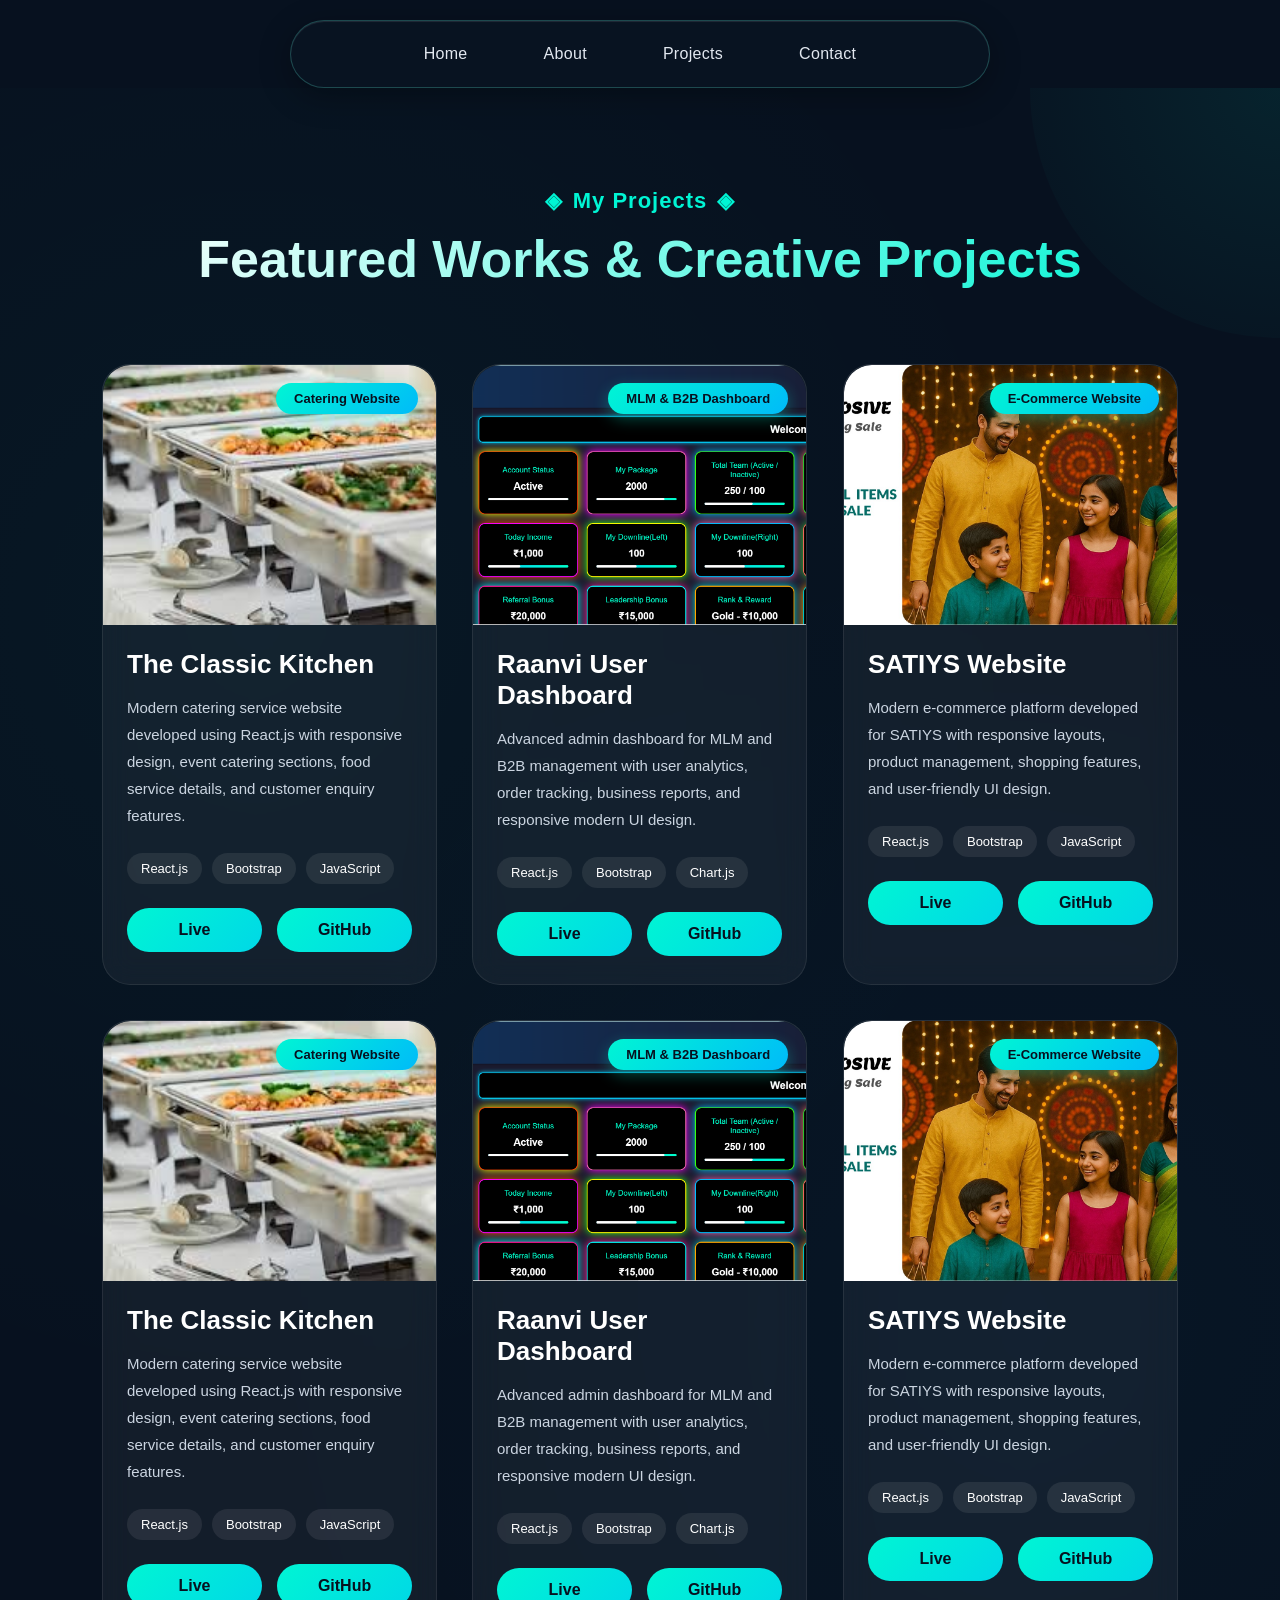
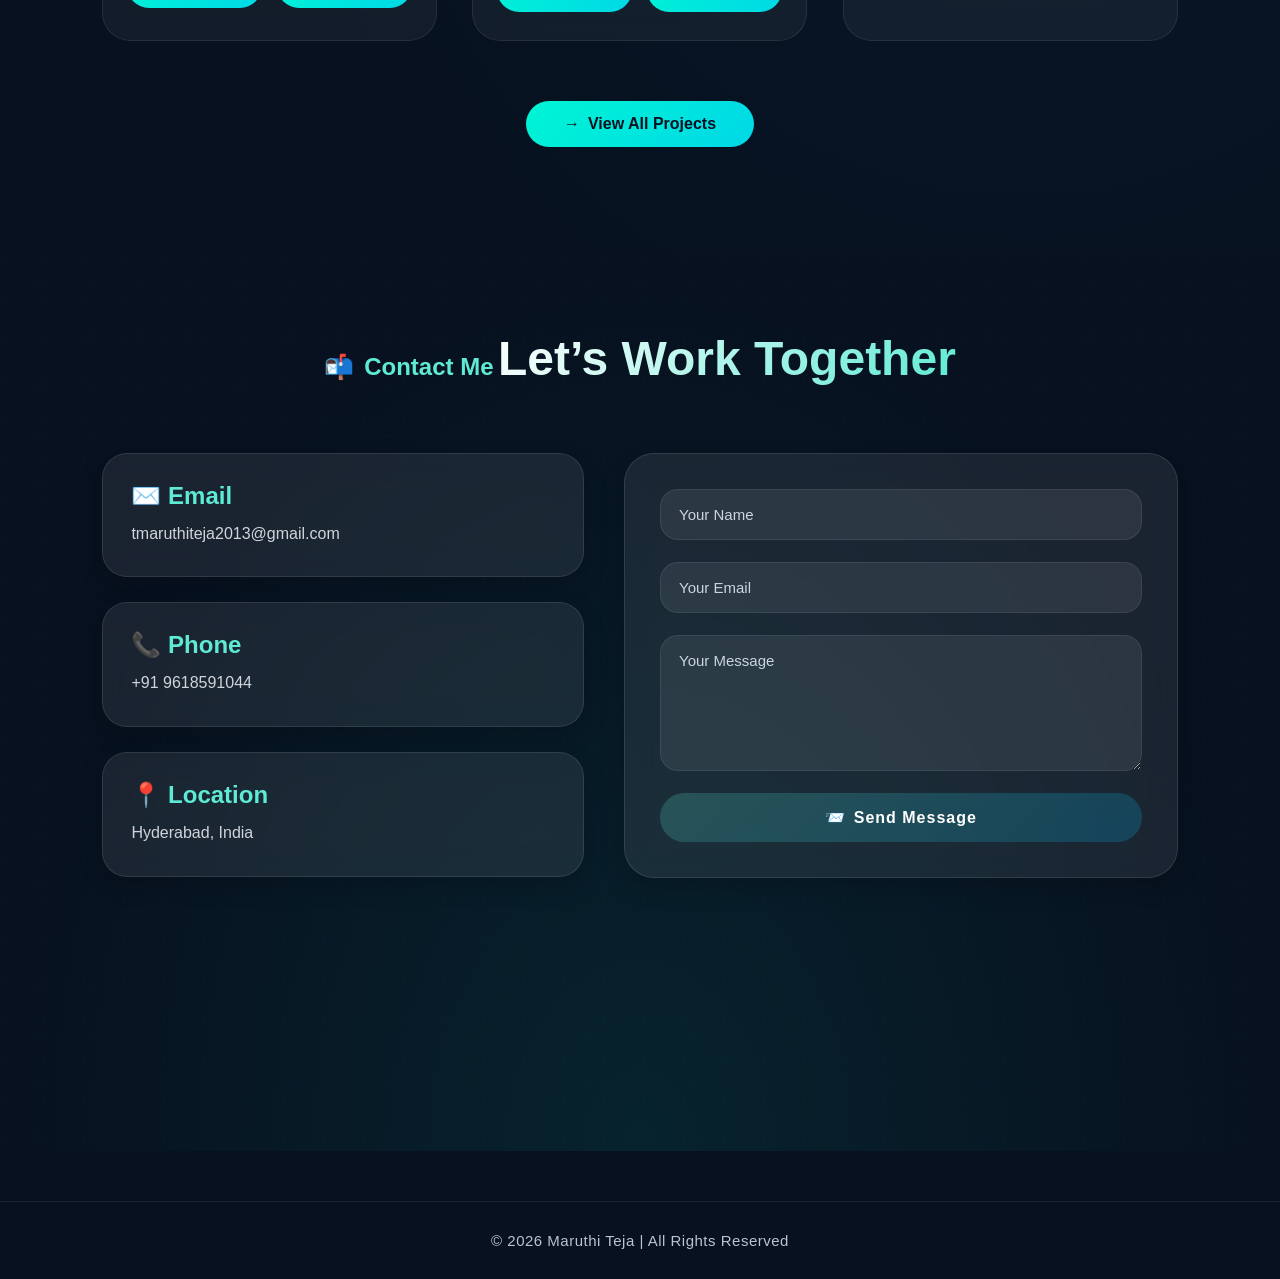
<file: projects.html>
<!DOCTYPE html>
<html lang="en">
<head>
  <meta charset="UTF-8">
  <meta name="viewport" content="width=device-width, initial-scale=1.0">
  <title>Maruthi Teja | Full Stack Developer Portfolio</title>
<link rel="icon" type="image/svg+xml" href="data:image/svg+xml,%3Csvg xmlns='http://www.w3.org/2000/svg' viewBox='0 0 100 100'%3E%3Cdefs%3E%3ClinearGradient id='g' x1='0%25' y1='0%25' x2='100%25' y2='100%25'%3E%3Cstop offset='0%25' stop-color='%2300f5d4'/%3E%3Cstop offset='100%25' stop-color='%2300bbf9'/%3E%3C/linearGradient%3E%3C/defs%3E%3Crect width='100' height='100' rx='22' fill='%2307111f'/%3E%3Crect x='8' y='8' width='84' height='84' rx='16' fill='none' stroke='url(%23g)' stroke-width='2.5'/%3E%3Ctext x='50%25' y='58%25' dominant-baseline='middle' text-anchor='middle' font-size='44' font-family='Arial, sans-serif' font-weight='900' fill='url(%23g)'%3EMT%3C/text%3E%3C/svg%3E">
<meta name="theme-color" content="#07111f">

<link rel="stylesheet" href="styles/index.css">
 <link rel="stylesheet" href="styles/navbar.css">

<link rel="stylesheet" href="styles/projects.css">
<link rel="stylesheet" href="styles/contact.css">
<link rel="stylesheet" href="styles/footer.css">
 
    <link rel="stylesheet"
    href="https://cdnjs.cloudflare.com/ajax/libs/font-awesome/6.5.1/css/all.min.css">
    <script>
      function sendToWhatsApp(e){
        e.preventDefault();
      
        let name = document.getElementById("name").value;
        let email = document.getElementById("email").value;
        let message = document.getElementById("message").value;
      
        let phoneNumber = "919618591044";
      
        let url = "https://wa.me/" + phoneNumber + "?text="
        + "Name: " + encodeURIComponent(name) + "%0a"
        + "Email: " + encodeURIComponent(email) + "%0a"
        + "Message: " + encodeURIComponent(message);
      
        window.open(url, "_blank");
      }
      
      </script>
</head>


<body>

    <header>
        <nav>
          <ul>
            <li><a href="index.html">Home</a></li>

            <li><a href="index.html#about">About</a></li>
            
            <li><a href="projects.html">Projects</a></li>
            
            <li><a href="index.html#contact">Contact</a></li>
          </ul>
        </nav>
      </header>
    
    
      
  
  <!-- ABOUT SECTION -->


<!-- PROJECTS SECTION -->

<section class="projects" id="projects">

  <div class="project-title">

    <h4>My Projects</h4>

    <h2>Featured Works & Creative Projects</h2>

  </div>

  <div class="project-container">

    <!-- PROJECT 1 -->
<div class="project-card">

  <div class="tag">Catering Website</div>

  <img src="images/catering.jfif" alt="The Classic Kitchen Website">

  <h3>The Classic Kitchen</h3>

  <p>
    Modern catering service website developed using React.js
    with responsive design, event catering sections,
    food service details, and customer enquiry features.
  </p>

  <div class="tech">
    <span>React.js</span>
    <span>Bootstrap</span>
    <span>JavaScript</span>
  </div>

  <div class="project-btns">
    <a href="https://tckitchen.in" target="_blank">Live</a>
    <a href="https://github.com/tejagithub-02/classic-kitchen">GitHub</a>
  </div>

</div>

    <!-- PROJECT 2 -->
    <div class="project-card">

      <div class="tag">MLM & B2B Dashboard</div>
    
      <img src="images/raanvi.png" alt="Raanvi User Dashboard">
    
      <h3>Raanvi User Dashboard</h3>
    
      <p>
        Advanced admin dashboard for MLM and B2B management
        with user analytics, order tracking, business reports,
        and responsive modern UI design.
      </p>
    
      <div class="tech">
        <span>React.js</span>
        <span>Bootstrap</span>
        <span>Chart.js</span>
      </div>
    
      <div class="project-btns">
        <a href="https://raanvi-user.vercel.app/" target="_blank">Live</a>
        <a href="https://github.com/tejagithub-02/raanvi-user">GitHub</a>
      </div>
    
    </div>

    <!-- PROJECT 3 -->
    <div class="project-card">

      <div class="tag">E-Commerce Website</div>
    
      <img src="images/satiys.jpg" alt="SATIYS E-Commerce Website">
    
      <h3>SATIYS Website</h3>
    
      <p>
        Modern e-commerce platform developed for SATIYS
        with responsive layouts, product management,
        shopping features, and user-friendly UI design.
      </p>
    
      <div class="tech">
        <span>React.js</span>
        <span>Bootstrap</span>
        <span>JavaScript</span>
      </div>
    
      <div class="project-btns">
        <a href="https://satiys-landing.vercel.app/" target="_blank">Live</a>
        <a href="https://github.com/tejagithub-02/satiys-landing">GitHub</a>
      </div>
    
    </div>

    <div class="project-card">

      <div class="tag">Catering Website</div>
    
      <img src="images/catering.jfif" alt="The Classic Kitchen Website">
    
      <h3>The Classic Kitchen</h3>
    
      <p>
        Modern catering service website developed using React.js
        with responsive design, event catering sections,
        food service details, and customer enquiry features.
      </p>
    
      <div class="tech">
        <span>React.js</span>
        <span>Bootstrap</span>
        <span>JavaScript</span>
      </div>
    
      <div class="project-btns">
        <a href="https://tckitchen.in" target="_blank">Live</a>
        <a href="https://github.com/tejagithub-02/classic-kitchen">GitHub</a>
      </div>
    
    </div>
    
        <!-- PROJECT 2 -->
        <div class="project-card">
    
          <div class="tag">MLM & B2B Dashboard</div>
        
          <img src="images/raanvi.png" alt="Raanvi User Dashboard">
        
          <h3>Raanvi User Dashboard</h3>
        
          <p>
            Advanced admin dashboard for MLM and B2B management
            with user analytics, order tracking, business reports,
            and responsive modern UI design.
          </p>
        
          <div class="tech">
            <span>React.js</span>
            <span>Bootstrap</span>
            <span>Chart.js</span>
          </div>
        
          <div class="project-btns">
            <a href="https://raanvi-user.vercel.app/" target="_blank">Live</a>
            <a href="https://github.com/tejagithub-02/raanvi-user">GitHub</a>
          </div>
        
        </div>
    
        <!-- PROJECT 3 -->
        <div class="project-card">
    
          <div class="tag">E-Commerce Website</div>
        
          <img src="images/satiys.jpg" alt="SATIYS E-Commerce Website">
        
          <h3>SATIYS Website</h3>
        
          <p>
            Modern e-commerce platform developed for SATIYS
            with responsive layouts, product management,
            shopping features, and user-friendly UI design.
          </p>
        
          <div class="tech">
            <span>React.js</span>
            <span>Bootstrap</span>
            <span>JavaScript</span>
          </div>
        
          <div class="project-btns">
            <a href="https://satiys-landing.vercel.app/" target="_blank">Live</a>
            <a href="https://github.com/tejagithub-02/satiys-landing">GitHub</a>
          </div>
        
        </div>

  </div>

  <!-- VIEW ALL BUTTON -->
  <div class="more-btn">
    <a href="projects.html">View All Projects</a>
  </div>

</section>
  <!-- CONTACT SECTION -->

<section class="contact">

    <div class="contact-title">
  
      <h4>Contact Me</h4>
  
      <h2>
        Let’s Work Together
      </h2>
  
    </div>
  
    <div class="contact-container">
  
      <!-- LEFT SIDE -->
  
      <div class="contact-info">
  
        <div class="info-box">
          <h3>Email</h3>
          <p>tmaruthiteja2013@gmail.com</p>
        </div>
  
        <div class="info-box">
          <h3>Phone</h3>
          <p>+91 9618591044</p>
        </div>
  
        <div class="info-box">
          <h3>Location</h3>
          <p>Hyderabad, India</p>
        </div>
  
      </div>
  
      <!-- FORM -->
  
      <form class="contact-form" onsubmit="sendToWhatsApp(event)">

        <input type="text" id="name" placeholder="Your Name" required>
      
        <input type="email" id="email" placeholder="Your Email" required>
      
        <textarea rows="6" id="message" placeholder="Your Message"></textarea>
      
        <button type="submit">Send Message</button>
      
      </form>
      
    
  
    </div>
  
  </section>
  <!-- FOOTER -->

<footer>

    <p>
      © 2026 Maruthi Teja | All Rights Reserved
    </p>
 
  </footer>
</body>
</html>
</file>
<file: styles/index.css>
*{
  margin:0;
  padding:0;
  box-sizing:border-box;
  font-family:Poppins,sans-serif;
}

body{
  background:#07111f;
  color:#fff;
  overflow-x:hidden;
}

/* HOME */
.home{
  min-height:100vh;
  display:flex;
  align-items:center;
  justify-content:space-between;
  gap:70px;
  padding:70px 8%;
  position:relative;
}

/* BACKGROUND GLOW */
.home::before,
.home::after{
  content:'';
  position:absolute;
  border-radius:50%;
  filter:blur(120px);
  z-index:-1;
}

.home::before{
  width:260px;
  height:260px;
  background:#00f5d4;
  top:0;
  left:0;
  opacity:.25;
}

.home::after{
  width:300px;
  height:300px;
  background:#00bbf9;
  right:0;
  bottom:0;
  opacity:.2;
}

/* CONTENT */
.content{
  flex:1;
  animation:left 1s ease;
}

.content h3{
  color:#00f5d4;
  font-size:24px;
  margin-bottom:10px;
  letter-spacing:2px;
}

.content h1{
  font-size:78px;
  line-height:1;
  margin-bottom:15px;
}

.content h2{
  font-size:34px;
  color:#8ec5ff;
  margin-bottom:22px;
}

.content p{
  max-width:560px;
  color:#cbd5e1;
  line-height:1.9;
  margin-bottom:35px;
}

/* DETAILS */
.details{
  display:grid;
  grid-template-columns:repeat(2,1fr);
  gap:18px;
  max-width:600px;
  margin-bottom:35px;
}

.box{
  padding:20px;
  border-radius:22px;
  background:rgba(255,255,255,.06);
  border:1px solid rgba(255,255,255,.1);
  backdrop-filter:blur(14px);
  transition:.4s;
  animation:up 1s ease;
}

.box:hover{
  transform:translateY(-8px) scale(1.03);
  box-shadow:0 12px 30px rgba(0,245,212,.18);
}

.box h4{
  color:#00f5d4;
  margin-bottom:8px;
  font-size:18px;
}

.box span{
  color:#d1d5db;
  font-size:14px;
  line-height:1.7;
}

/* BUTTONS */
.buttons{
  display:flex;
  gap:20px;
  margin-bottom:35px;
}

.buttons a{
  text-decoration:none;
  padding:14px 32px;
  border-radius:50px;
  font-weight:600;
  transition:.4s;
}

.buttons a:first-child{
  background:linear-gradient(135deg,#00f5d4,#00bbf9);
  color:#07111f;
}

.buttons a:last-child{
  border:1px solid rgba(255,255,255,.2);
  color:#fff;
  background:rgba(255,255,255,.05);
}

.buttons a:hover{
  transform:translateY(-6px) scale(1.05);
  box-shadow:0 12px 25px rgba(0,245,212,.25);
}

/* SOCIALS */
.socials{
  display:flex;
  gap:16px;
}

.socials a{
  width:52px;
  height:52px;
  border-radius:50%;
  display:flex;
  align-items:center;
  justify-content:center;
  text-decoration:none;
  color:#fff;
  font-size:18px;
  background:rgba(255,255,255,.06);
  border:1px solid rgba(255,255,255,.1);
  transition:.4s;
}

.socials a:hover{
  background:#00f5d4;
  color:#07111f;
  transform:translateY(-6px) rotate(8deg);
}

/* IMAGE */
.image{
  flex:1;
  display:flex;
  justify-content:center;
  align-items:center;
  position:relative;
  animation:right 1s ease;
}

.image::before{
  content:'';
  position:absolute;
  width:420px;
  height:420px;
  background:linear-gradient(135deg,#00f5d4,#00bbf9);
  border-radius:50%;
  filter:blur(90px);
  opacity:.25;
  animation:pulse 4s infinite;
}

.image img{
  width:380px;
  height:380px;
  object-fit:cover;
  border-radius:50%;
  position:relative;
  z-index:1;

  padding:10px;
  border:5px solid rgba(255,255,255,.12);

  background:rgba(255,255,255,.05);
  backdrop-filter:blur(12px);

  box-shadow:
  0 0 25px rgba(0,245,212,.25),
  0 0 60px rgba(0,187,249,.18);

  animation:float 4s ease-in-out infinite;
}


/* ANIMATIONS */
@keyframes float{
  50%{
    transform:translateY(-18px);
  }
}

@keyframes pulse{
  50%{
    transform:scale(1.08);
  }
}

@keyframes left{
  from{
    opacity:0;
    transform:translateX(-60px);
  }
  to{
    opacity:1;
    transform:translateX(0);
  }
}

@keyframes right{
  from{
    opacity:0;
    transform:translateX(60px);
  }
  to{
    opacity:1;
    transform:translateX(0);
  }
}

@keyframes up{
  from{
    opacity:0;
    transform:translateY(30px);
  }
  to{
    opacity:1;
    transform:translateY(0);
  }
}

/* MOBILE */
@media(max-width:900px){

  .home{
    flex-direction:column-reverse;
    text-align:center;
    padding:50px 6%;
    gap:40px;
  }

  .content h1{
    font-size:50px;
  }

  .content h2{
    font-size:26px;
  }

  .content p{
    max-width:100%;
  }

  .details{
    grid-template-columns:1fr;
    margin:auto auto 35px;
  }

  .buttons,
  .socials{
    justify-content:center;
  }

  .image img{
    width:260px;
    height:260px;
  }

  .image::before{
    width:260px;
    height:260px;
  }
}
/* ========== ADDITIONAL ANIMATIONS FOR YOUR SECTION ========== */

/* TYPING ANIMATION FOR H2 */
.content h2 {
  position: relative;
  display: inline-block;
}

.content h2::before {
  content: '';
  position: absolute;
  top: 0;
  right: -5px;
  width: 2px;
  height: 100%;
  background: #00f5d4;
  animation: blinkCursor 1s step-end infinite;
}

/* GLOW TEXT ANIMATION */
.content h1 {
  background: linear-gradient(135deg, #fff, #00f5d4, #00bbf9, #fff);
  background-size: 300% 300%;
  -webkit-background-clip: text;
  background-clip: text;
  color: transparent;
  animation: gradientShift 4s ease infinite;
}

/* STAGGERED BOX ANIMATIONS */
.details .box:nth-child(1) {
  animation: slideInLeft 0.6s ease 0.2s both;
}

.details .box:nth-child(2) {
  animation: slideInLeft 0.6s ease 0.4s both;
}

.details .box:nth-child(3) {
  animation: slideInLeft 0.6s ease 0.6s both;
}

/* BUTTON RIPPLE EFFECT */
.buttons a {
  position: relative;
  overflow: hidden;
}

.buttons a::before {
  content: '';
  position: absolute;
  top: 50%;
  left: 50%;
  width: 0;
  height: 0;
  border-radius: 50%;
  background: rgba(255, 255, 255, 0.3);
  transform: translate(-50%, -50%);
  transition: width 0.6s, height 0.6s;
}

.buttons a:hover::before {
  width: 300px;
  height: 300px;
}

/* SOCIAL ICONS BOUNCE ANIMATION */
.socials a {
  animation: bounceIn 0.8s ease forwards;
  opacity: 0;
  transform: scale(0);
}

.socials a:nth-child(1) {
  animation-delay: 0.2s;
}

.socials a:nth-child(2) {
  animation-delay: 0.4s;
}

.socials a:nth-child(3) {
  animation-delay: 0.6s;
}

/* IMAGE BORDER ROTATING EFFECT */
.image img {
  position: relative;
  animation: float 4s ease-in-out infinite, borderGlow 3s ease-in-out infinite;
}

.image::after {
  content: '';
  position: absolute;
  width: 400px;
  height: 400px;
  border-radius: 50%;
  background: conic-gradient(from 0deg, #00f5d4, #00bbf9, #00f5d4);
  animation: rotateBorder 4s linear infinite;
  z-index: 0;
  opacity: 0.6;
}

/* SCROLL REVEAL ANIMATION */
.content, .image {
  opacity: 0;
  animation: fadeInUp 1s ease forwards;
}

.content {
  animation-delay: 0.2s;
}

.image {
  animation-delay: 0.4s;
}

/* HOVER GLOW EFFECT ON BOXES */
.box {
  position: relative;
  overflow: hidden;
}

.box::before {
  content: '';
  position: absolute;
  top: -100%;
  left: -100%;
  width: 100%;
  height: 100%;
  background: linear-gradient(90deg, transparent, rgba(0, 245, 212, 0.2), transparent);
  transition: 0.5s;
}

.box:hover::before {
  top: 100%;
  left: 100%;
}

/* PULSE DOT ON PROFILE */
.image::before {
  animation: pulse 4s infinite, colorShift 6s infinite;
}

/* SHAKE EFFECT ON BUTTONS (subtle) */
.buttons a:hover {
  animation: shake 0.3s ease-in-out;
}

/* NEW KEYFRAMES */
@keyframes gradientShift {
  0% {
    background-position: 0% 50%;
  }
  50% {
    background-position: 100% 50%;
  }
  100% {
    background-position: 0% 50%;
  }
}

@keyframes blinkCursor {
  0%, 100% {
    opacity: 1;
  }
  50% {
    opacity: 0;
  }
}

@keyframes slideInLeft {
  from {
    opacity: 0;
    transform: translateX(-50px);
  }
  to {
    opacity: 1;
    transform: translateX(0);
  }
}

@keyframes bounceIn {
  0% {
    opacity: 0;
    transform: scale(0);
  }
  50% {
    opacity: 0.5;
    transform: scale(1.2);
  }
  100% {
    opacity: 1;
    transform: scale(1);
  }
}

@keyframes borderGlow {
  0%, 100% {
    box-shadow: 0 0 25px rgba(0, 245, 212, 0.25), 0 0 60px rgba(0, 187, 249, 0.18);
  }
  50% {
    box-shadow: 0 0 35px rgba(0, 245, 212, 0.5), 0 0 80px rgba(0, 187, 249, 0.35);
  }
}

@keyframes rotateBorder {
  from {
    transform: rotate(0deg);
  }
  to {
    transform: rotate(360deg);
  }
}

@keyframes fadeInUp {
  from {
    opacity: 0;
    transform: translateY(30px);
  }
  to {
    opacity: 1;
    transform: translateY(0);
  }
}

@keyframes colorShift {
  0%, 100% {
    background: linear-gradient(135deg, #00f5d4, #00bbf9);
  }
  50% {
    background: linear-gradient(135deg, #00bbf9, #00f5d4);
  }
}

@keyframes shake {
  0%, 100% {
    transform: translateX(0);
  }
  25% {
    transform: translateX(-3px);
  }
  75% {
    transform: translateX(3px);
  }
}

/* ADDITIONAL HOVER ENHANCEMENTS */
.box:hover h4 {
  animation: textGlow 0.5s ease infinite alternate;
}

@keyframes textGlow {
  from {
    text-shadow: 0 0 5px rgba(0, 245, 212, 0.5);
  }
  to {
    text-shadow: 0 0 15px rgba(0, 245, 212, 0.8);
  }
}

/* FLOATING PARTICLES BACKGROUND */
.home {
  overflow: hidden;
}

/* RESPONSIVE ADJUSTMENTS */
@media (max-width: 900px) {
  .image::after {
    width: 280px;
    height: 280px;
  }
  
  .content h2::before {
    display: none;
  }
<<<<<<< HEAD
=======
}

/* pre loader */
/*==============================
        PREMIUM PRELOADER
===============================*/

#preloader{
  position:fixed;
  inset:0;
  display:flex;
  justify-content:center;
  align-items:center;
  background:#06111f;
  overflow:hidden;
  z-index:999999;
  transition:1s;
}

/* Background Glow */

#preloader::before{
  content:"";
  position:absolute;
  width:900px;
  height:900px;
  background:
  radial-gradient(circle,#00f5d420 0%,transparent 70%);
  animation:bgMove 8s linear infinite;
}

#preloader.hide{
  opacity:0;
  visibility:hidden;
}

.loader-box{
  position:relative;
  width:250px;
  height:250px;
  display:flex;
  justify-content:center;
  align-items:center;
}

/* Glass */

.logo-box{

  width:90px;
  height:90px;
  border-radius:24px;

  background:rgba(255,255,255,.05);

  backdrop-filter:blur(15px);

  border:1px solid rgba(255,255,255,.1);

  display:flex;
  justify-content:center;
  align-items:center;

  position:relative;

  z-index:20;

  animation:pulse 2s infinite;
}

.logo-box h1{

  color:white;

  font-size:40px;

  font-weight:900;

  letter-spacing:3px;

  background:linear-gradient(45deg,#00f5d4,#00bbf9,#ffffff);

  background-size:300%;

  -webkit-background-clip:text;

  -webkit-text-fill-color:transparent;

  animation:textFlow 3s linear infinite;

}

.logo-glow{

  position:absolute;

  width:140px;

  height:140px;

  border-radius:50%;

  background:#00f5d455;

  filter:blur(45px);

  animation:glow 2s infinite;

}

/* Rings */

.ring{

  position:absolute;

  border-radius:50%;

  border:2px solid transparent;

}

.ring1{

  width:220px;

  height:220px;

  border-top:3px solid #00f5d4;

  animation:spin 2s linear infinite;

}

.ring2{

  width:180px;

  height:180px;

  border-right:3px solid #00bbf9;

  animation:spinReverse 1.6s linear infinite;

}

.ring3{

  width:140px;

  height:140px;

  border-bottom:3px solid white;

  animation:spin 1.2s linear infinite;

}

/* Loading Text */

.loading{

  position:absolute;

  bottom:-55px;

  color:white;

  font-size:16px;

  letter-spacing:3px;

  font-weight:600;

}

.loading span{

  display:inline-block;

  width:7px;

  height:7px;

  margin-left:4px;

  border-radius:50%;

  background:#00f5d4;

  animation:dots 1.4s infinite;

}

.loading span:nth-child(2){

  animation-delay:.2s;

}

.loading span:nth-child(3){

  animation-delay:.4s;

}

/* Floating Particles */

.bg-animation span{

  position:absolute;

  display:block;

  width:10px;

  height:10px;

  border-radius:50%;

  background:#00f5d4;

  box-shadow:0 0 15px #00f5d4;

  animation:float 8s linear infinite;

}

.bg-animation span:nth-child(1){left:10%;animation-delay:0s;}
.bg-animation span:nth-child(2){left:25%;animation-delay:2s;}
.bg-animation span:nth-child(3){left:40%;animation-delay:4s;}
.bg-animation span:nth-child(4){left:60%;animation-delay:1s;}
.bg-animation span:nth-child(5){left:80%;animation-delay:3s;}
.bg-animation span:nth-child(6){left:92%;animation-delay:5s;}

@keyframes spin{
from{transform:rotate(0)}
to{transform:rotate(360deg)}
}

@keyframes spinReverse{
from{transform:rotate(360deg)}
to{transform:rotate(0)}
}

@keyframes pulse{

50%{
transform:scale(1.1);
}

}

@keyframes glow{

50%{
transform:scale(1.2);
opacity:.5;
}

}

@keyframes dots{

50%{
transform:translateY(-8px);
opacity:.3;
}

}

@keyframes float{

0%{

transform:translateY(110vh) scale(0);

opacity:0;

}

20%{

opacity:1;

}

100%{

transform:translateY(-20vh) scale(1.5);

opacity:0;

}

}

@keyframes textFlow{

0%{background-position:0%;}

100%{background-position:300%;}

}

@keyframes bgMove{

100%{

transform:rotate(360deg);

}
>>>>>>> 813d2f2d2ba50f7e4a57b3e96895ef9a15c15b58
}
</file>
<file: styles/navbar.css>
/* ===== PREMIUM GLASS NAVBAR - WITH SMART ACTIVE STATES ===== */

header {
  width: auto;
  max-width: 90%;
  margin: 20px auto 0;
  padding: 12px 20px;
  border-radius: 60px;
  background: rgba(10, 20, 35, 0.75);
  backdrop-filter: blur(20px);
  -webkit-backdrop-filter: blur(20px);
  border: 1px solid rgba(94, 234, 212, 0.25);
  box-shadow: 0 8px 32px rgba(0, 0, 0, 0.3), inset 0 1px 1px rgba(255, 255, 255, 0.1);
  position: sticky;
  top: 20px;
  z-index: 1000;
  animation: navbarReveal 0.8s cubic-bezier(0.68, -0.55, 0.265, 1.55) forwards;
  transition: all 0.4s ease;
}

/* NAVBAR HOVER GLOW */
header:hover {
  background: rgba(10, 20, 35, 0.85);
  border-color: rgba(94, 234, 212, 0.5);
  box-shadow: 0 12px 40px rgba(94, 234, 212, 0.15), inset 0 1px 1px rgba(255, 255, 255, 0.15);
}

/* NAVIGATION CONTAINER */
nav ul {
  display: flex;
  justify-content: center;
  align-items: center;
  gap: 12px;
  list-style: none;
  flex-wrap: wrap;
  margin: 0;
  padding: 0;
}

/* NAV LINKS - MODERN DESIGN */
nav ul li a {
  text-decoration: none;
  color: #e2e8f0;
  padding: 10px 24px;
  border-radius: 40px;
  font-size: 15px;
  font-weight: 500;
  letter-spacing: 0.3px;
  position: relative;
  overflow: hidden;
  transition: all 0.3s cubic-bezier(0.4, 0, 0.2, 1);
  display: inline-flex;
  align-items: center;
  gap: 8px;
  backdrop-filter: blur(4px);
}

/* ===== ACTIVE LINK STYLES - ONLY WHEN SCROLLED TO SECTION ===== */
nav ul li a.active {
  background: linear-gradient(135deg, rgba(94, 234, 212, 0.2), rgba(0, 187, 249, 0.2));
  color: #5eead4;
  box-shadow: 0 0 15px rgba(94, 234, 212, 0.25);
  font-weight: 600;
}

nav ul li a.active::after {
  width: 60%;
  background: linear-gradient(90deg, #5eead4, #00bbf9);
}

nav ul li a.active i {
  color: #5eead4;
  text-shadow: 0 0 8px rgba(94, 234, 212, 0.5);
}

/* GLOW BACKGROUND ON HOVER */
nav ul li a::before {
  content: '';
  position: absolute;
  top: 0;
  left: 0;
  width: 100%;
  height: 100%;
  background: linear-gradient(135deg, rgba(94, 234, 212, 0.15), rgba(0, 187, 249, 0.1));
  border-radius: 40px;
  transform: scaleX(0);
  transform-origin: right;
  transition: transform 0.4s ease;
  z-index: -1;
}

nav ul li a:hover::before {
  transform: scaleX(1);
  transform-origin: left;
}

/* UNDERLINE EFFECT */
nav ul li a::after {
  content: "";
  position: absolute;
  left: 50%;
  bottom: 6px;
  width: 0%;
  height: 2.5px;
  background: linear-gradient(90deg, #5eead4, #00bbf9);
  border-radius: 10px;
  transform: translateX(-50%);
  transition: width 0.35s cubic-bezier(0.4, 0, 0.2, 1);
}

nav ul li a:hover::after {
  width: 60%;
}

/* HOVER EFFECTS */
nav ul li a:hover {
  color: #5eead4;
  transform: translateY(-3px);
  box-shadow: 0 6px 20px rgba(94, 234, 212, 0.25);
  text-shadow: 0 0 8px rgba(94, 234, 212, 0.4);
}

/* ACTIVE CLICK EFFECT */
nav ul li a:active {
  transform: translateY(1px) scale(0.97);
  transition: transform 0.1s;
}

/* ICON STYLES */
nav ul li a i {
  font-size: 14px;
  transition: transform 0.3s ease;
  opacity: 0.8;
}

nav ul li a:hover i {
  transform: translateY(-2px);
  opacity: 1;
  color: #5eead4;
}

/* ANIMATED ENTRY */
@keyframes navbarReveal {
  0% {
    opacity: 0;
    transform: translateY(-40px) scale(0.95);
  }
  60% {
    opacity: 0.9;
    transform: translateY(5px) scale(1.01);
  }
  100% {
    opacity: 1;
    transform: translateY(0) scale(1);
  }
}

/* STAGGERED LINK ANIMATIONS */
nav ul li {
  opacity: 0;
  animation: linkFadeIn 0.5s ease forwards;
}

nav ul li:nth-child(1) { animation-delay: 0.1s; }
nav ul li:nth-child(2) { animation-delay: 0.2s; }
nav ul li:nth-child(3) { animation-delay: 0.3s; }
nav ul li:nth-child(4) { animation-delay: 0.4s; }

@keyframes linkFadeIn {
  from {
    opacity: 0;
    transform: translateY(-15px);
  }
  to {
    opacity: 1;
    transform: translateY(0);
  }
}

/* SCROLL EFFECT */
header.scrolled {
  background: rgba(7, 17, 31, 0.95);
  backdrop-filter: blur(25px);
  border-color: rgba(94, 234, 212, 0.4);
  top: 15px;
  padding: 10px 20px;
}

/* DESKTOP OPTIMIZATION */
@media (min-width: 1200px) {
  header {
    max-width: 700px;
  }
  
  nav ul {
    gap: 20px;
  }
  
  nav ul li a {
    padding: 12px 28px;
    font-size: 16px;
  }
}

/* TABLET RESPONSIVE */
@media (max-width: 900px) {
  header {
    max-width: 95%;
    padding: 10px 16px;
    top: 15px;
    border-radius: 50px;
  }
  
  nav ul {
    gap: 8px;
  }
  
  nav ul li a {
    padding: 8px 16px;
    font-size: 13px;
  }
  
  nav ul li a::after {
    bottom: 4px;
    height: 2px;
  }
}

/* MOBILE RESPONSIVE */
@media (max-width: 600px) {
  header {
    max-width: 98%;
    padding: 8px 12px;
    top: 10px;
    border-radius: 45px;
  }
  
  nav ul {
    gap: 4px;
  }
  
  nav ul li a {
    padding: 6px 12px;
    font-size: 11px;
  }
  
  nav ul li a i {
    font-size: 10px;
  }
}

/* VERY SMALL DEVICES */
@media (max-width: 400px) {
  nav ul {
    gap: 3px;
  }
  
  nav ul li a {
    padding: 5px 10px;
    font-size: 10px;
  }
}

/* FOCUS STATE FOR ACCESSIBILITY */
nav ul li a:focus-visible {
  outline: 2px solid #5eead4;
  outline-offset: 2px;
  border-radius: 40px;
}

/* SMOOTH SCROLL BEHAVIOR */
html {
  scroll-behavior: smooth;
}
/* Smooth active link transitions */
nav ul li a {
  transition: all 0.35s cubic-bezier(0.25, 0.46, 0.45, 0.94) !important;
}

nav ul li a.active {
  background: linear-gradient(135deg, rgba(94, 234, 212, 0.2), rgba(0, 187, 249, 0.2));
  color: #5eead4;
  transform: translateY(-2px);
  box-shadow: 0 4px 15px rgba(94, 234, 212, 0.2);
}

nav ul li a.active::after {
  width: 60%;
}

/* Smooth page scroll */
html {
  scroll-behavior: smooth;
  scroll-padding-top: 80px;
}

/* Active link pulse animation on change */
@keyframes activeGlow {
  0% {
    text-shadow: 0 0 0px #5eead4;
  }
  100% {
    text-shadow: 0 0 8px #5eead4;
  }
}

nav ul li a.active {
  animation: activeGlow 0.4s ease-out;
}
</file>
<file: styles/about.css>
.about{
  min-height:100vh;
  display:flex;
  align-items:center;
  justify-content:space-between;
  gap:70px;
  padding:80px 8%;
}

/* IMAGE */

.about-image{
  flex:1;
  display:flex;
  justify-content:center;
  align-items:center;
}

.about-image::before{
  content:'';
  position:absolute;
  width:320px;
  height:320px;
  background:linear-gradient(135deg,#00f5d4,#00bbf9);
  border-radius:50%;
  filter:blur(80px);
  opacity:.25;
  animation:pulse 4s infinite;
}

.about-image img{
  width:360px;
  height:360px;
  object-fit:cover;
  border-radius:50%;
  border:6px solid rgba(255,255,255,.15);
  padding:8px;

  background:rgba(255,255,255,.05);
  backdrop-filter:blur(10px);

  box-shadow:
  0 0 25px rgba(0,245,212,.25),
  0 0 60px rgba(0,187,249,.15);

  animation:float 4s ease-in-out infinite;
}

/* CONTENT */

.about-content{
  flex:1;
}

.about-content h4{
  color:#00f5d4;
  font-size:22px;
  margin-bottom:12px;
}

.about-content h2{
  font-size:52px;
  line-height:1.2;
  margin-bottom:20px;
}

.about-content p{
  color:#cbd5e1;
  line-height:1.8;
  max-width:550px;
  margin-bottom:35px;
}

/* BOXES */

.about-boxes{
  display:flex;
  gap:18px;
  flex-wrap:wrap;
  margin-bottom:35px;
}

.box{
  padding:22px 28px;
  border-radius:20px;
  background:rgba(255,255,255,.06);
  border:1px solid rgba(255,255,255,.1);
  backdrop-filter:blur(12px);
  transition:.4s;
}

.box:hover{
  transform:translateY(-8px) scale(1.03);
  box-shadow:0 12px 25px rgba(0,245,212,.18);
}

.box h3{
  color:#00f5d4;
  font-size:30px;
  margin-bottom:6px;
}

.box span{
  color:#d1d5db;
}

/* BUTTON */

.about-btn{
  display:inline-block;
  text-decoration:none;
  color:#07111f;
  background:linear-gradient(135deg,#00f5d4,#00bbf9);
  padding:14px 32px;
  border-radius:40px;
  font-weight:600;
  transition:.4s;
}

.about-btn:hover{
  transform:translateY(-6px) scale(1.05);
}

/* ANIMATIONS */

@keyframes float{
  50%{
    transform:translateY(-18px);
  }
}

@keyframes pulse{
  50%{
    transform:scale(1.08);
  }
}

/* MOBILE */

@media(max-width:900px){

  .about{
    flex-direction:column;
    text-align:center;
    padding:60px 6%;
    gap:50px;
  }

  .about-content h2{
    font-size:36px;
  }

  .about-content p{
    max-width:100%;
  }

  .about-boxes{
    justify-content:center;
  }

  .image img,
  .about-image img{
    width:250px;
  }

  .about-image::before{
    width:240px;
    height:240px;
  }

}
/* ========== ENHANCED ANIMATIONS FOR ABOUT SECTION ========== */

/* ABOUT SECTION BASE */
.about {
  min-height: 100vh;
  display: flex;
  align-items: center;
  justify-content: space-between;
  gap: 70px;
  padding: 80px 8%;
  position: relative;
  overflow: hidden;
}

/* BACKGROUND GLOW FOR ABOUT SECTION */
.about::before {
  content: '';
  position: absolute;
  width: 400px;
  height: 400px;
  background: radial-gradient(circle, rgba(0, 245, 212, 0.15), transparent);
  border-radius: 50%;
  top: -200px;
  right: -200px;
  filter: blur(100px);
  animation: glowMove 10s ease-in-out infinite;
  z-index: -1;
}

.about::after {
  content: '';
  position: absolute;
  width: 300px;
  height: 300px;
  background: radial-gradient(circle, rgba(0, 187, 249, 0.12), transparent);
  border-radius: 50%;
  bottom: -150px;
  left: -150px;
  filter: blur(80px);
  animation: glowMove 8s ease-in-out infinite reverse;
  z-index: -1;
}

/* IMAGE ENHANCEMENTS */
.about-image {
  flex: 1;
  display: flex;
  justify-content: center;
  align-items: center;
  position: relative;
  animation: fadeInLeft 1s ease;
}

.about-image::before {
  content: '';
  position: absolute;
  width: 320px;
  height: 320px;
  background: linear-gradient(135deg, #00f5d4, #00bbf9);
  border-radius: 50%;
  filter: blur(80px);
  opacity: 0.25;
  animation: pulse 4s infinite, rotateGlow 6s linear infinite;
}

.about-image::after {
  content: '';
  position: absolute;
  width: 380px;
  height: 380px;
  border-radius: 50%;
  background: conic-gradient(from 0deg, transparent, #00f5d4, transparent, #00bbf9, transparent);
  animation: spinBorder 3s linear infinite;
  opacity: 0.4;
  z-index: 0;
}

.about-image img {
  width: 360px;
  height: 360px;
  object-fit: cover;
  border-radius: 50%;
  border: 6px solid rgba(255, 255, 255, 0.15);
  padding: 8px;
  background: rgba(255, 255, 255, 0.05);
  backdrop-filter: blur(10px);
  box-shadow: 0 0 25px rgba(0, 245, 212, 0.25), 0 0 60px rgba(0, 187, 249, 0.15);
  animation: float 4s ease-in-out infinite, imageGlow 3s ease-in-out infinite;
  position: relative;
  z-index: 1;
  transition: transform 0.5s ease;
}

.about-image img:hover {
  transform: scale(1.05);
  box-shadow: 0 0 40px rgba(0, 245, 212, 0.5), 0 0 80px rgba(0, 187, 249, 0.3);
}

/* CONTENT ENHANCEMENTS */
.about-content {
  flex: 1;
  animation: fadeInRight 1s ease;
}

.about-content h4 {
  color: #00f5d4;
  font-size: 22px;
  margin-bottom: 12px;
  position: relative;
  display: inline-block;
  animation: slideInFromTop 0.8s ease;
}

.about-content h4::before {
  content: '';
  position: absolute;
  bottom: -5px;
  left: 0;
  width: 0;
  height: 3px;
  background: linear-gradient(90deg, #00f5d4, #00bbf9);
  animation: expandWidth 1.5s ease-out forwards;
}

.about-content h4::after {
  content: '✦';
  margin-left: 8px;
  animation: starPulse 1.5s ease-in-out infinite;
  display: inline-block;
}

.about-content h2 {
  font-size: 52px;
  line-height: 1.2;
  margin-bottom: 20px;
  background: linear-gradient(135deg, #fff, #8ec5ff, #00f5d4);
  background-size: 200% 200%;
  -webkit-background-clip: text;
  background-clip: text;
  color: transparent;
  animation: gradientShift 4s ease infinite;
}

.about-content p {
  color: #cbd5e1;
  line-height: 1.8;
  max-width: 550px;
  margin-bottom: 35px;
  animation: fadeInUp 0.8s ease 0.2s both;
  position: relative;
  padding-left: 20px;
  border-left: 2px solid rgba(0, 245, 212, 0.3);
}

/* BOXES - STAGGERED ANIMATIONS */
.about-boxes {
  display: flex;
  gap: 18px;
  flex-wrap: wrap;
  margin-bottom: 35px;
}

.about-boxes .box {
  padding: 22px 28px;
  border-radius: 20px;
  background: rgba(255, 255, 255, 0.06);
  border: 1px solid rgba(255, 255, 255, 0.1);
  backdrop-filter: blur(12px);
  transition: 0.4s;
  position: relative;
  overflow: hidden;
  opacity: 0;
  animation: scaleIn 0.6s ease forwards;
}

.about-boxes .box:nth-child(1) {
  animation-delay: 0.2s;
}

.about-boxes .box:nth-child(2) {
  animation-delay: 0.4s;
}

.about-boxes .box:nth-child(3) {
  animation-delay: 0.6s;
}

.about-boxes .box::before {
  content: '';
  position: absolute;
  top: 0;
  left: -100%;
  width: 100%;
  height: 100%;
  background: linear-gradient(90deg, transparent, rgba(0, 245, 212, 0.1), transparent);
  transition: 0.6s;
}

.about-boxes .box:hover::before {
  left: 100%;
}

.about-boxes .box:hover {
  transform: translateY(-8px) scale(1.03);
  box-shadow: 0 12px 25px rgba(0, 245, 212, 0.18);
}

.about-boxes .box h3 {
  color: #00f5d4;
  font-size: 30px;
  margin-bottom: 6px;
  position: relative;
  display: inline-block;
}

.about-boxes .box h3::after {
  content: '';
  position: absolute;
  bottom: -2px;
  left: 0;
  width: 0;
  height: 2px;
  background: #00f5d4;
  transition: width 0.4s ease;
}

.about-boxes .box:hover h3::after {
  width: 100%;
}

.about-boxes .box span {
  color: #d1d5db;
  font-size: 14px;
}

/* COUNTER ANIMATION FOR NUMBERS */
.about-boxes .box h3 {
  animation: countUp 1.5s ease-out forwards;
}

@keyframes countUp {
  from {
    opacity: 0;
    transform: translateY(10px);
  }
  to {
    opacity: 1;
    transform: translateY(0);
  }
}

/* BUTTON ENHANCEMENTS */
.about-btn {
  display: inline-block;
  text-decoration: none;
  color: #07111f;
  background: linear-gradient(135deg, #00f5d4, #00bbf9);
  padding: 14px 32px;
  border-radius: 40px;
  font-weight: 600;
  transition: 0.4s;
  position: relative;
  overflow: hidden;
  animation: fadeInUp 0.8s ease 0.8s both;
}

.about-btn::before {
  content: '';
  position: absolute;
  top: 50%;
  left: 50%;
  width: 0;
  height: 0;
  border-radius: 50%;
  background: rgba(255, 255, 255, 0.4);
  transform: translate(-50%, -50%);
  transition: width 0.6s, height 0.6s;
}

.about-btn:hover::before {
  width: 300px;
  height: 300px;
}

.about-btn:hover {
  transform: translateY(-6px) scale(1.05);
  box-shadow: 0 10px 25px rgba(0, 245, 212, 0.3);
}

.about-btn:active {
  transform: translateY(-2px);
}

/* NEW KEYFRAMES */
@keyframes fadeInLeft {
  from {
    opacity: 0;
    transform: translateX(-50px);
  }
  to {
    opacity: 1;
    transform: translateX(0);
  }
}

@keyframes fadeInRight {
  from {
    opacity: 0;
    transform: translateX(50px);
  }
  to {
    opacity: 1;
    transform: translateX(0);
  }
}

@keyframes fadeInUp {
  from {
    opacity: 0;
    transform: translateY(30px);
  }
  to {
    opacity: 1;
    transform: translateY(0);
  }
}

@keyframes slideInFromTop {
  from {
    opacity: 0;
    transform: translateY(-20px);
  }
  to {
    opacity: 1;
    transform: translateY(0);
  }
}

@keyframes expandWidth {
  from {
    width: 0;
  }
  to {
    width: 100%;
  }
}

@keyframes starPulse {
  0%, 100% {
    opacity: 0.5;
    transform: scale(1);
  }
  50% {
    opacity: 1;
    transform: scale(1.2);
  }
}

@keyframes gradientShift {
  0%, 100% {
    background-position: 0% 50%;
  }
  50% {
    background-position: 100% 50%;
  }
}

@keyframes scaleIn {
  from {
    opacity: 0;
    transform: scale(0.8);
  }
  to {
    opacity: 1;
    transform: scale(1);
  }
}

@keyframes glowMove {
  0%, 100% {
    transform: translate(0, 0) scale(1);
  }
  50% {
    transform: translate(30px, 30px) scale(1.1);
  }
}

@keyframes rotateGlow {
  from {
    transform: rotate(0deg);
  }
  to {
    transform: rotate(360deg);
  }
}

@keyframes spinBorder {
  from {
    transform: rotate(0deg);
  }
  to {
    transform: rotate(360deg);
  }
}

@keyframes imageGlow {
  0%, 100% {
    box-shadow: 0 0 25px rgba(0, 245, 212, 0.25), 0 0 60px rgba(0, 187, 249, 0.15);
  }
  50% {
    box-shadow: 0 0 35px rgba(0, 245, 212, 0.5), 0 0 80px rgba(0, 187, 249, 0.3);
  }
}

/* EXISTING ANIMATIONS (keep these) */
@keyframes float {
  50% {
    transform: translateY(-18px);
  }
}

@keyframes pulse {
  50% {
    transform: scale(1.08);
  }
}

/* SCROLL REVEAL TRIGGER */
.about {
  opacity: 0;
  animation: sectionReveal 1s ease forwards;
  animation-delay: 0.1s;
}

@keyframes sectionReveal {
  from {
    opacity: 0;
    transform: translateY(30px);
  }
  to {
    opacity: 1;
    transform: translateY(0);
  }
}

/* MOBILE RESPONSIVE ENHANCEMENTS */
@media (max-width: 900px) {
  .about {
    flex-direction: column;
    text-align: center;
    padding: 60px 6%;
    gap: 50px;
  }

  .about-content h2 {
    font-size: 36px;
  }

  .about-content p {
    max-width: 100%;
    padding-left: 0;
    border-left: none;
  }

  .about-boxes {
    justify-content: center;
  }

  .about-image img {
    width: 250px;
    height: 250px;
  }

  .about-image::before {
    width: 240px;
    height: 240px;
  }

  .about-image::after {
    width: 270px;
    height: 270px;
  }

  .about-content h4::after {
    animation: none;
  }

  .about-content h4::before {
    width: 0;
  }
}
</file>
<file: styles/projects.css>
/* =========================
   PROJECT SECTION
========================= */

.projects{
  padding: 100px 8%;
  background: #07111f;
  position: relative;
  overflow: hidden;
}

/* TITLE */

.project-title{
  text-align: center;
  margin-bottom: 70px;
}

.project-title h4{
  color: #00f5d4;
  font-size: 22px;
  margin-bottom: 12px;
  letter-spacing: 1px;
}

.project-title h2{
  font-size: 52px;
  line-height: 1.3;
  color: #fff;
  font-weight: 700;
}

/* GRID */

.project-container{
  display: grid;
  grid-template-columns: repeat(auto-fit,minmax(320px,1fr));
  gap: 35px;
}

/* =========================
   PROJECT CARD
========================= */

.project-card{
  background: rgba(255,255,255,.05);
  border: 1px solid rgba(255,255,255,.08);
  border-radius: 28px;
  overflow: hidden;
  padding: 0;
  backdrop-filter: blur(14px);
  transition: .5s ease;
  position: relative;
  animation: fadeUp 1s ease;
}

/* GLOW BORDER */

.project-card::before{
  content: "";
  position: absolute;
  inset: 0;
  border-radius: 28px;
  padding: 1px;
  background: linear-gradient(
    135deg,
    rgba(0,245,212,.5),
    rgba(0,187,249,.2)
  );

  -webkit-mask-composite:
      linear-gradient(#fff 0 0) content-box,
      linear-gradient(#fff 0 0);

  -webkit-mask-composite: xor;
          mask-composite: exclude;

  pointer-events: none;
}

/* HOVER */

.project-card:hover{
  transform: translateY(-12px);
  box-shadow: 0 18px 40px rgba(0,245,212,.18);
}

/* =========================
   IMAGE
========================= */

.project-card img{
  width: 100%;
  height: 260px;
  object-fit: cover;
  border-radius: 28px 28px 0 0;
  transition: .6s ease;
  display: block;
}

.project-card:hover img{
  transform: scale(1.06);
}

/* =========================
   CONTENT
========================= */

.project-card h3,
.project-card p,
.tech,
.project-btns{
  padding-left: 24px;
  padding-right: 24px;
}

.project-card h3{
  font-size: 26px;
  margin-top: 24px;
  margin-bottom: 14px;
  color: #fff;
  font-weight: 700;
}

.project-card p{
  color: #cbd5e1;
  line-height: 1.8;
  margin-bottom: 24px;
  font-size: 15px;
}

/* =========================
   TAG
========================= */

.tag{
  position: absolute;
  top: 18px;
  right: 18px;
  background: linear-gradient(135deg,#00f5d4,#00bbf9);
  color: #07111f;
  padding: 8px 16px;
  border-radius: 30px;
  font-size: 13px;
  font-weight: 700;
  z-index: 10;
  box-shadow: 0 5px 15px rgba(0,245,212,.3);
}

/* =========================
   TECH STACK
========================= */

.tech{
  display: flex;
  flex-wrap: wrap;
  gap: 10px;
  margin-bottom: 24px;
}

.tech span{
  padding: 8px 14px;
  border-radius: 30px;
  background: rgba(255,255,255,.08);
  color: #fff;
  font-size: 13px;
  transition: .3s;
}

.tech span:hover{
  background: #00f5d4;
  color: #07111f;
  transform: translateY(-3px);
}

/* =========================
   BUTTONS
========================= */

.project-btns{
  display: flex;
  gap: 15px;
  padding-bottom: 28px;
}

.project-btns a,
.more-btn a{
  text-decoration: none;
  color: #07111f;
  background: linear-gradient(135deg,#00f5d4,#00bbf9);
  padding: 13px 24px;
  border-radius: 35px;
  font-weight: 700;
  transition: .4s;
  text-align: center;
}

/* BUTTON FLEX */

.project-btns a{
  flex: 1;
}

/* HOVER */

.project-btns a:hover,
.more-btn a:hover{
  transform: translateY(-5px);
  box-shadow: 0 10px 25px rgba(0,245,212,.35);
}

/* =========================
   VIEW ALL BUTTON
========================= */

.more-btn{
  text-align: center;
  margin-top: 60px;
}

/* =========================
   ANIMATION
========================= */

@keyframes fadeUp{

  from{
    opacity: 0;
    transform: translateY(50px);
  }

  to{
    opacity: 1;
    transform: translateY(0);
  }

}

/* =========================
   LARGE SCREENS
========================= */

@media(min-width:1400px){

  .project-container{
    grid-template-columns: repeat(3,1fr);
  }

  .project-card img{
    height: 320px;
  }

}

/* =========================
   TABLET
========================= */

@media(max-width:900px){

  .projects{
    padding: 70px 6%;
  }

  .project-title h2{
    font-size: 34px;
  }

  .project-container{
    grid-template-columns: 1fr;
  }

  .project-card img{
    height: 240px;
  }

}

/* =========================
   MOBILE
========================= */

@media(max-width:600px){

  .projects{
    padding: 60px 5%;
  }

  .project-title h4{
    font-size: 18px;
  }

  .project-title h2{
    font-size: 28px;
  }

  .project-card img{
    height: 210px;
  }

  .project-card h3{
    font-size: 22px;
  }

  .project-btns{
    flex-direction: column;
  }

}
/* ========== ULTRA-ADVANCED PROJECTS SECTION ANIMATIONS ========== */

/* SECTION BACKGROUND EFFECTS */
.projects {
  padding: 100px 8%;
  background: #07111f;
  position: relative;
  overflow: hidden;
}

/* ANIMATED BACKGROUND PARTICLES */
.projects::before {
  content: '';
  position: absolute;
  top: 0;
  left: 0;
  width: 100%;
  height: 100%;
  background-image: radial-gradient(circle at 20% 30%, rgba(0, 245, 212, 0.03) 0%, transparent 50%),
                    radial-gradient(circle at 80% 70%, rgba(0, 187, 249, 0.03) 0%, transparent 50%);
  animation: bgPulse 8s ease-in-out infinite;
  pointer-events: none;
  z-index: 0;
}

@keyframes bgPulse {
  0%, 100% {
    opacity: 0.5;
    transform: scale(1);
  }
  50% {
    opacity: 1;
    transform: scale(1.05);
  }
}

/* FLOATING ORBS */
.projects::after {
  content: '';
  position: absolute;
  width: 500px;
  height: 500px;
  background: radial-gradient(circle, rgba(0, 245, 212, 0.08), transparent);
  border-radius: 50%;
  top: -250px;
  right: -250px;
  animation: floatOrb 20s ease-in-out infinite;
  pointer-events: none;
  z-index: 0;
}

@keyframes floatOrb {
  0%, 100% {
    transform: translate(0, 0) scale(1);
  }
  25% {
    transform: translate(-50px, 50px) scale(1.1);
  }
  50% {
    transform: translate(50px, -30px) scale(0.95);
  }
  75% {
    transform: translate(-30px, -50px) scale(1.05);
  }
}

/* TITLE ENHANCEMENTS */
.project-title {
  text-align: center;
  margin-bottom: 70px;
  position: relative;
  z-index: 1;
}

.project-title h4 {
  color: #00f5d4;
  font-size: 22px;
  margin-bottom: 12px;
  letter-spacing: 1px;
  position: relative;
  display: inline-block;
  animation: titleReveal 0.8s ease;
}

.project-title h4::before {
  content: '◈';
  margin-right: 10px;
  animation: rotateIcon 3s linear infinite;
  display: inline-block;
}

.project-title h4::after {
  content: '◈';
  margin-left: 10px;
  animation: rotateIcon 3s linear infinite reverse;
  display: inline-block;
}

@keyframes rotateIcon {
  from {
    transform: rotate(0deg);
  }
  to {
    transform: rotate(360deg);
  }
}

@keyframes titleReveal {
  from {
    opacity: 0;
    transform: translateY(-20px);
  }
  to {
    opacity: 1;
    transform: translateY(0);
  }
}

.project-title h2 {
  font-size: 52px;
  line-height: 1.3;
  color: #fff;
  font-weight: 700;
  background: linear-gradient(135deg, #fff, #00f5d4, #00bbf9, #fff);
  background-size: 300% 300%;
  -webkit-background-clip: text;
  background-clip: text;
  color: transparent;
  animation: titleGradient 5s ease infinite, titleGlow 3s ease-in-out infinite;
}

@keyframes titleGradient {
  0%, 100% {
    background-position: 0% 50%;
  }
  50% {
    background-position: 100% 50%;
  }
}

@keyframes titleGlow {
  0%, 100% {
    text-shadow: 0 0 20px rgba(0, 245, 212, 0.3);
  }
  50% {
    text-shadow: 0 0 40px rgba(0, 245, 212, 0.6);
  }
}

/* GRID CONTAINER ANIMATION */
.project-container {
  display: grid;
  grid-template-columns: repeat(auto-fit, minmax(320px, 1fr));
  gap: 35px;
  position: relative;
  z-index: 1;
}

/* PROJECT CARD - ADVANCED */
.project-card {
  background: rgba(255, 255, 255, 0.05);
  border: 1px solid rgba(255, 255, 255, 0.08);
  border-radius: 28px;
  overflow: hidden;
  backdrop-filter: blur(14px);
  transition: all 0.5s cubic-bezier(0.4, 0, 0.2, 1);
  position: relative;
  opacity: 0;
  animation: cardReveal 0.8s ease forwards;
  transform-style: preserve-3d;
  perspective: 1000px;
}

/* STAGGERED CARD REVEAL */
.project-card:nth-child(1) {
  animation-delay: 0.1s;
}
.project-card:nth-child(2) {
  animation-delay: 0.3s;
}
.project-card:nth-child(3) {
  animation-delay: 0.5s;
}

@keyframes cardReveal {
  from {
    opacity: 0;
    transform: translateY(60px) scale(0.9);
  }
  to {
    opacity: 1;
    transform: translateY(0) scale(1);
  }
}

/* 3D GLOW BORDER ON CARD */
.project-card::before {
  content: "";
  position: absolute;
  inset: 0;
  border-radius: 28px;
  padding: 2px;
  background: linear-gradient(135deg, rgba(0, 245, 212, 0.6), rgba(0, 187, 249, 0.3), rgba(0, 245, 212, 0.6));
  background-size: 200% 200%;
  -webkit-mask-composite:linear-gradient(#fff 0 0) content-box, linear-gradient(#fff 0 0);
  -webkit-mask-composite: xor;
  mask-composite: exclude;
  pointer-events: none;
  opacity: 0;
  transition: opacity 0.5s;
  animation: borderFlow 3s ease infinite;
}

.project-card:hover::before {
  opacity: 1;
}

@keyframes borderFlow {
  0%, 100% {
    background-position: 0% 0%;
  }
  50% {
    background-position: 100% 100%;
  }
}

.project-card:hover {
  transform: translateY(-15px) scale(1.02);
  box-shadow: 0 20px 40px rgba(0, 245, 212, 0.25), 0 0 30px rgba(0, 187, 249, 0.15);
}

/* IMAGE WITH ZOOM AND OVERLAY */
.project-card {
  position: relative;
  overflow: hidden;
}

.project-card img {
  width: 100%;
  height: 260px;
  object-fit: cover;
  border-radius: 28px 28px 0 0;
  transition: all 0.7s cubic-bezier(0.4, 0, 0.2, 1);
  display: block;
  position: relative;
  z-index: 1;
}

.project-card::after {
  content: '';
  position: absolute;
  top: 0;
  left: 0;
  width: 100%;
  height: 260px;
  background: linear-gradient(135deg, rgba(0, 245, 212, 0.3), transparent);
  opacity: 0;
  transition: opacity 0.5s;
  z-index: 2;
  pointer-events: none;
  border-radius: 28px 28px 0 0;
}

.project-card:hover::after {
  opacity: 0.5;
}

.project-card:hover img {
  transform: scale(1.1) rotate(1deg);
}

/* TAG WITH PULSE EFFECT */
.tag {
  position: absolute;
  top: 18px;
  right: 18px;
  background: linear-gradient(135deg, #00f5d4, #00bbf9);
  color: #07111f;
  padding: 8px 18px;
  border-radius: 30px;
  font-size: 13px;
  font-weight: 700;
  z-index: 10;
  box-shadow: 0 5px 15px rgba(0, 245, 212, 0.3);
  animation: tagGlow 2s ease-in-out infinite;
  transition: all 0.3s;
}

@keyframes tagGlow {
  0%, 100% {
    box-shadow: 0 5px 15px rgba(0, 245, 212, 0.3);
    transform: scale(1);
  }
  50% {
    box-shadow: 0 5px 25px rgba(0, 245, 212, 0.6);
    transform: scale(1.05);
  }
}

.tag:hover {
  transform: translateX(-5px) rotate(-3deg);
}

/* TITLE WITH UNDERLINE ANIMATION */
.project-card h3 {
  font-size: 26px;
  margin-top: 24px;
  margin-bottom: 14px;
  color: #fff;
  font-weight: 700;
  padding-left: 24px;
  padding-right: 24px;
  position: relative;
  display: inline-block;
  transition: all 0.3s;
}

.project-card h3::after {
  content: '';
  position: absolute;
  bottom: -5px;
  left: 0;
  width: 0;
  height: 2px;
  background: linear-gradient(90deg, #00f5d4, #00bbf9);
  transition: width 0.4s ease;
}

.project-card:hover h3::after {
  width: 100%;
}

/* DESCRIPTION WITH FADE IN */
.project-card p {
  color: #cbd5e1;
  line-height: 1.8;
  margin-bottom: 24px;
  font-size: 15px;
  padding-left: 24px;
  padding-right: 24px;
  transition: all 0.3s;
}

.project-card:hover p {
  transform: translateX(5px);
  color: #e2e8f0;
}

/* TECH STACK - ENHANCED */
.tech {
  display: flex;
  flex-wrap: wrap;
  gap: 10px;
  margin-bottom: 24px;
  padding-left: 24px;
  padding-right: 24px;
}

.tech span {
  padding: 8px 14px;
  border-radius: 30px;
  background: rgba(255, 255, 255, 0.08);
  color: #fff;
  font-size: 13px;
  transition: all 0.3s cubic-bezier(0.68, -0.55, 0.265, 1.55);
  position: relative;
  overflow: hidden;
  cursor: default;
}

.tech span::before {
  content: '';
  position: absolute;
  top: 0;
  left: -100%;
  width: 100%;
  height: 100%;
  background: linear-gradient(90deg, transparent, rgba(255, 255, 255, 0.2), transparent);
  transition: left 0.5s;
}

.tech span:hover::before {
  left: 100%;
}

.tech span:hover {
  background: linear-gradient(135deg, #00f5d4, #00bbf9);
  color: #07111f;
  transform: translateY(-5px) scale(1.05);
  box-shadow: 0 5px 15px rgba(0, 245, 212, 0.3);
}

/* BUTTONS - ADVANCED */
.project-btns {
  display: flex;
  gap: 15px;
  padding-left: 24px;
  padding-right: 24px;
  padding-bottom: 28px;
}

.project-btns a {
  text-decoration: none;
  color: #07111f;
  background: linear-gradient(135deg, #00f5d4, #00bbf9);
  background-size: 200% 200%;
  padding: 13px 24px;
  border-radius: 35px;
  font-weight: 700;
  transition: all 0.4s cubic-bezier(0.68, -0.55, 0.265, 1.55);
  text-align: center;
  position: relative;
  overflow: hidden;
  flex: 1;
  animation: btnGradient 3s ease infinite;
}

@keyframes btnGradient {
  0%, 100% {
    background-position: 0% 50%;
  }
  50% {
    background-position: 100% 50%;
  }
}

.project-btns a::before {
  content: '';
  position: absolute;
  top: 50%;
  left: 50%;
  width: 0;
  height: 0;
  border-radius: 50%;
  background: rgba(255, 255, 255, 0.4);
  transform: translate(-50%, -50%);
  transition: width 0.6s, height 0.6s;
}

.project-btns a:hover::before {
  width: 300px;
  height: 300px;
}

.project-btns a:hover {
  transform: translateY(-6px) scale(1.03);
  box-shadow: 0 12px 25px rgba(0, 245, 212, 0.4);
}

.project-btns a:active {
  transform: translateY(2px);
}

/* VIEW ALL BUTTON */
.more-btn {
  text-align: center;
  margin-top: 60px;
  position: relative;
  z-index: 1;
}

.more-btn a {
  text-decoration: none;
  color: #07111f;
  background: linear-gradient(135deg, #00f5d4, #00bbf9);
  background-size: 200% 200%;
  padding: 14px 38px;
  border-radius: 50px;
  font-weight: 700;
  transition: all 0.4s cubic-bezier(0.68, -0.55, 0.265, 1.55);
  text-align: center;
  display: inline-block;
  position: relative;
  overflow: hidden;
  animation: btnPulse 2s ease-in-out infinite, btnGradient 3s ease infinite;
}

@keyframes btnPulse {
  0%, 100% {
    box-shadow: 0 0 0 0 rgba(0, 245, 212, 0.4);
  }
  50% {
    box-shadow: 0 0 0 15px rgba(0, 245, 212, 0);
  }
}

.more-btn a::before {
  content: '→';
  margin-right: 8px;
  display: inline-block;
  transition: transform 0.3s;
}

.more-btn a:hover::before {
  transform: translateX(5px);
}

.more-btn a:hover {
  transform: translateY(-6px) scale(1.05);
  box-shadow: 0 15px 30px rgba(0, 245, 212, 0.4);
}

/* SCROLL REVEAL ANIMATION (Add this class with JS) */
.project-card.reveal {
  animation: none;
  opacity: 0;
  transform: translateY(50px);
}

.project-card.reveal.visible {
  animation: cardReveal 0.8s ease forwards;
}

/* RESPONSIVE ENHANCEMENTS */
@media (min-width: 1400px) {
  .project-container {
    grid-template-columns: repeat(3, 1fr);
  }
  
  .project-card img {
    height: 320px;
  }
  
  .project-card::after {
    height: 320px;
  }
}

@media (max-width: 900px) {
  .projects {
    padding: 70px 6%;
  }
  
  .project-title h2 {
    font-size: 34px;
  }
  
  .project-container {
    grid-template-columns: 1fr;
  }
  
  .project-card img {
    height: 240px;
  }
  
  .project-card::after {
    height: 240px;
  }
  
  .project-title h4::before,
  .project-title h4::after {
    display: none;
  }
}

@media (max-width: 600px) {
  .projects {
    padding: 60px 5%;
  }
  
  .project-title h4 {
    font-size: 18px;
  }
  
  .project-title h2 {
    font-size: 28px;
  }
  
  .project-card img {
    height: 210px;
  }
  
  .project-card::after {
    height: 210px;
  }
  
  .project-card h3 {
    font-size: 22px;
  }
  
  .project-btns {
    flex-direction: column;
  }
  
  .tag {
    animation: none;
  }
}

/* CARD LOADING SKELETON EFFECT (Optional) */
@keyframes shimmer {
  0% {
    background-position: -200% 0;
  }
  100% {
    background-position: 200% 0;
  }
}
</file>
<file: styles/contact.css>
/* ========== ULTRA-ADVANCED CONTACT SECTION ANIMATIONS ========== */

/* SECTION BACKGROUND */
.contact {
  width: 100%;
  min-height: 100vh;
  padding: 80px 8%;
  position: relative;
  overflow: hidden;
}

/* ANIMATED BACKGROUND WAVES */
.contact::before {
  content: '';
  position: absolute;
  bottom: 0;
  left: 0;
  width: 100%;
  height: 100%;
  background: radial-gradient(ellipse at 50% 100%, rgba(0, 245, 212, 0.08), transparent 70%);
  animation: waveRise 6s ease-in-out infinite;
  pointer-events: none;
  z-index: 0;
}

@keyframes waveRise {
  0%, 100% {
      transform: translateY(0) scale(1);
      opacity: 0.5;
  }
  50% {
      transform: translateY(-20px) scale(1.05);
      opacity: 0.8;
  }
}

/* FLOATING DOTS BACKGROUND */
.contact::after {
  content: '';
  position: absolute;
  top: 0;
  left: 0;
  width: 100%;
  height: 100%;
  background-image: radial-gradient(circle at 10% 20%, rgba(0, 245, 212, 0.03) 1px, transparent 1px),
                    radial-gradient(circle at 80% 70%, rgba(0, 187, 249, 0.03) 1px, transparent 1px);
  background-size: 40px 40px, 50px 50px;
  animation: dotFloat 20s linear infinite;
  pointer-events: none;
  z-index: 0;
}

@keyframes dotFloat {
  from {
      background-position: 0 0, 0 0;
  }
  to {
      background-position: 200px 200px, -200px -200px;
  }
}

/* TITLE ENHANCEMENTS */
.contact-title {
  text-align: center;
  margin-bottom: 60px;
  position: relative;
  z-index: 1;
}

.contact-title h4 {
  color: #5eead4;
  font-size: 24px;
  margin-bottom: 12px;
  position: relative;
  display: inline-block;
  animation: titleGlow 2s ease-in-out infinite;
}

@keyframes titleGlow {
  0%, 100% {
      text-shadow: 0 0 5px rgba(94, 234, 212, 0.5);
  }
  50% {
      text-shadow: 0 0 20px rgba(94, 234, 212, 0.8);
  }
}

.contact-title h4::before {
  content: '📬';
  margin-right: 10px;
  display: inline-block;
  animation: emojiBounce 1s ease-in-out infinite;
}

@keyframes emojiBounce {
  0%, 100% {
      transform: translateY(0px);
  }
  50% {
      transform: translateY(-5px);
  }
}

.contact-title h2 {
  font-size: 48px;
  background: linear-gradient(135deg, #fff, #5eead4, #00bbf9, #fff);
  background-size: 300% 300%;
  -webkit-background-clip: text;
  background-clip: text;
  color: transparent;
  animation: titleGradientWave 4s ease infinite, titleScale 3s ease-in-out infinite;
  display: inline-block;
}

@keyframes titleGradientWave {
  0%, 100% {
      background-position: 0% 50%;
  }
  50% {
      background-position: 100% 50%;
  }
}

@keyframes titleScale {
  0%, 100% {
      transform: scale(1);
  }
  50% {
      transform: scale(1.02);
  }
}

/* CONTAINER LAYOUT */
.contact-container {
  display: flex;
  justify-content: space-between;
  align-items: flex-start;
  gap: 40px;
  flex-wrap: wrap;
  position: relative;
  z-index: 1;
}

/* LEFT SIDE - INFO BOXES */
.contact-info {
  flex: 1;
  display: flex;
  flex-direction: column;
  gap: 25px;
}

.info-box {
  padding: 28px;
  border-radius: 25px;
  background: rgba(255, 255, 255, 0.08);
  backdrop-filter: blur(15px);
  border: 1px solid rgba(255, 255, 255, 0.1);
  box-shadow: 0 8px 25px rgba(0, 0, 0, 0.2);
  transition: all 0.5s cubic-bezier(0.68, -0.55, 0.265, 1.55);
  position: relative;
  overflow: hidden;
  opacity: 0;
  animation: slideInFromLeft 0.8s ease forwards;
}

.info-box:nth-child(1) { animation-delay: 0.1s; }
.info-box:nth-child(2) { animation-delay: 0.3s; }
.info-box:nth-child(3) { animation-delay: 0.5s; }

@keyframes slideInFromLeft {
  from {
      opacity: 0;
      transform: translateX(-60px);
  }
  to {
      opacity: 1;
      transform: translateX(0);
  }
}

/* INFO BOX GLOW BORDER */
.info-box::before {
  content: '';
  position: absolute;
  top: 0;
  left: -100%;
  width: 100%;
  height: 100%;
  background: linear-gradient(90deg, transparent, rgba(94, 234, 212, 0.2), transparent);
  transition: left 0.6s;
}

.info-box:hover::before {
  left: 100%;
}

.info-box:hover {
  transform: translateY(-10px) scale(1.02);
  background: rgba(255, 255, 255, 0.12);
  border-color: rgba(94, 234, 212, 0.3);
  box-shadow: 0 15px 35px rgba(94, 234, 212, 0.2);
}

.info-box h3 {
  color: #5eead4;
  font-size: 24px;
  margin-bottom: 10px;
  position: relative;
  display: inline-block;
}

.info-box h3::after {
  content: '';
  position: absolute;
  bottom: -5px;
  left: 0;
  width: 0;
  height: 2px;
  background: linear-gradient(90deg, #5eead4, #00bbf9);
  transition: width 0.4s ease;
}

.info-box:hover h3::after {
  width: 100%;
}

.info-box p {
  color: #d1d5db;
  line-height: 1.8;
  transition: all 0.3s;
}

.info-box:hover p {
  transform: translateX(5px);
  color: #f1f5f9;
}

/* ICONS FOR INFO BOXES */
.info-box:first-child h3::before {
  content: '✉️ ';
  font-size: 24px;
}

.info-box:nth-child(2) h3::before {
  content: '📞 ';
  font-size: 24px;
}

.info-box:nth-child(3) h3::before {
  content: '📍 ';
  font-size: 24px;
}

/* FORM ENHANCEMENTS */
.contact-form {
  flex: 1;
  padding: 35px;
  border-radius: 30px;
  background: rgba(255, 255, 255, 0.08);
  backdrop-filter: blur(15px);
  border: 1px solid rgba(255, 255, 255, 0.1);
  box-shadow: 0 8px 25px rgba(0, 0, 0, 0.2);
  display: flex;
  flex-direction: column;
  gap: 22px;
  position: relative;
  overflow: hidden;
  opacity: 0;
  animation: slideInFromRight 0.8s ease 0.2s forwards;
}

@keyframes slideInFromRight {
  from {
      opacity: 0;
      transform: translateX(60px);
  }
  to {
      opacity: 1;
      transform: translateX(0);
  }
}

/* FORM HOLOGRAPHIC BORDER */
.contact-form::before {
  content: '';
  position: absolute;
  inset: 0;
  border-radius: 30px;
  padding: 2px;
  background: linear-gradient(135deg, rgba(94, 234, 212, 0.5), rgba(0, 187, 249, 0.3), rgba(94, 234, 212, 0.5));
  background-size: 200% 200%;
  -webkit-mask: linear-gradient(#fff 0 0) content-box, linear-gradient(#fff 0 0);
  -webkit-mask-composite: xor;
  mask-composite: exclude;
  pointer-events: none;
  opacity: 0;
  transition: opacity 0.4s;
  animation: borderFlow 3s ease infinite;
}

.contact-form:hover::before {
  opacity: 1;
}

@keyframes borderFlow {
  0%, 100% {
      background-position: 0% 0%;
  }
  50% {
      background-position: 100% 100%;
  }
}

/* FORM INPUT FIELDS */
.contact-form input,
.contact-form textarea {
  width: 100%;
  padding: 16px 18px;
  border: none;
  outline: none;
  border-radius: 18px;
  background: rgba(255, 255, 255, 0.08);
  color: white;
  border: 1px solid rgba(255, 255, 255, 0.08);
  font-size: 15px;
  transition: all 0.4s cubic-bezier(0.68, -0.55, 0.265, 1.55);
  position: relative;
}

.contact-form input:focus,
.contact-form textarea:focus {
  border-color: #5eead4;
  box-shadow: 0 0 15px rgba(94, 234, 212, 0.3);
  transform: translateY(-2px);
  background: rgba(255, 255, 255, 0.12);
}

.contact-form input:hover,
.contact-form textarea:hover {
  transform: translateY(-2px);
  background: rgba(255, 255, 255, 0.1);
}

.contact-form input::placeholder,
.contact-form textarea::placeholder {
  color: #cbd5e1;
  transition: all 0.3s;
}

.contact-form input:focus::placeholder,
.contact-form textarea:focus::placeholder {
  opacity: 0.5;
  transform: translateX(5px);
}

/* FORM BUTTON */
.contact-form button {
  border: none;
  outline: none;
  padding: 15px;
  border-radius: 40px;
  cursor: pointer;
  background: linear-gradient(135deg, rgba(94, 234, 212, 0.2), rgba(0, 187, 249, 0.2));
  color: white;
  font-size: 16px;
  font-weight: 600;
  transition: all 0.4s cubic-bezier(0.68, -0.55, 0.265, 1.55);
  position: relative;
  overflow: hidden;
  letter-spacing: 1px;
}

.contact-form button::before {
  content: '📨 ';
  margin-right: 8px;
  display: inline-block;
  transition: transform 0.3s;
}

.contact-form button::after {
  content: '';
  position: absolute;
  top: 50%;
  left: 50%;
  width: 0;
  height: 0;
  border-radius: 50%;
  background: rgba(255, 255, 255, 0.3);
  transform: translate(-50%, -50%);
  transition: width 0.6s, height 0.6s;
}

.contact-form button:hover::after {
  width: 300px;
  height: 300px;
}

.contact-form button:hover {
  transform: translateY(-6px) scale(1.02);
  background: linear-gradient(135deg, #5eead4, #00bbf9);
  color: #07111f;
  box-shadow: 0 10px 25px rgba(94, 234, 212, 0.4);
}

.contact-form button:hover::before {
  transform: translateX(-3px);
}

.contact-form button:active {
  transform: translateY(2px) scale(0.98);
}

/* SUCCESS MESSAGE ANIMATION */
.success-message {
  position: fixed;
  bottom: 30px;
  right: 30px;
  background: linear-gradient(135deg, #5eead4, #00bbf9);
  color: #07111f;
  padding: 15px 25px;
  border-radius: 50px;
  font-weight: 600;
  z-index: 1000;
  animation: slideInMessage 0.5s ease, fadeOut 0.5s ease 2.5s forwards;
  box-shadow: 0 10px 30px rgba(94, 234, 212, 0.3);
}

@keyframes slideInMessage {
  from {
      opacity: 0;
      transform: translateX(100px);
  }
  to {
      opacity: 1;
      transform: translateX(0);
  }
}

@keyframes fadeOut {
  to {
      opacity: 0;
      visibility: hidden;
  }
}

/* FLOATING SHAPES BACKGROUND */
.contact {
  position: relative;
}

.shape {
  position: absolute;
  background: linear-gradient(135deg, #5eead4, #00bbf9);
  border-radius: 50%;
  filter: blur(60px);
  opacity: 0.1;
  pointer-events: none;
  z-index: 0;
}

.shape-1 {
  width: 300px;
  height: 300px;
  top: -150px;
  left: -150px;
  animation: floatShape 8s ease-in-out infinite;
}

.shape-2 {
  width: 200px;
  height: 200px;
  bottom: -100px;
  right: -100px;
  animation: floatShape 6s ease-in-out infinite reverse;
}

@keyframes floatShape {
  0%, 100% {
      transform: translate(0, 0) scale(1);
  }
  50% {
      transform: translate(50px, 50px) scale(1.2);
  }
}

/* LOADING STATE FOR BUTTON */
.contact-form button.loading {
  position: relative;
  pointer-events: none;
  opacity: 0.7;
}

.contact-form button.loading::before {
  content: '';
  width: 20px;
  height: 20px;
  border: 2px solid #fff;
  border-top-color: transparent;
  border-radius: 50%;
  animation: spin 0.8s linear infinite;
  display: inline-block;
  margin-right: 10px;
}

@keyframes spin {
  to {
      transform: rotate(360deg);
  }
}

<<<<<<< HEAD
/* RESPONSIVE */
@media (max-width: 900px) {
  .contact {
      padding: 70px 6%;
  }
  
  .contact-title h2 {
      font-size: 34px;
  }
  
  .contact-container {
      flex-direction: column;
  }
  
  .contact-form {
      width: 100%;
  }
  
  .info-box {
      animation: none;
      opacity: 1;
  }
  
  .contact-form {
      animation: none;
      opacity: 1;
  }
}

@media (max-width: 600px) {
  .contact {
      padding: 60px 5%;
  }
  
  .contact-title h4 {
      font-size: 20px;
  }
  
  .contact-title h2 {
      font-size: 28px;
  }
  
  .info-box {
      padding: 20px;
  }
  
  .info-box h3 {
      font-size: 20px;
  }
  
  .contact-form {
      padding: 25px;
  }
=======
/* ===========================
        MOBILE FIX
=========================== */

@media (max-width:900px){

  .contact-container{
      flex-direction:column;
      align-items:center;
      justify-content:center;
      gap:30px;
  }

  .contact-info,
  .contact-form{
      width:100%;
      max-width:600px;
  }

  .contact-info{
      align-items:center;
  }

  .info-box{
      width:100%;
      text-align:center;
  }

}

@media (max-width:600px){

  .contact{
      padding:60px 20px;
  }

  .contact-title h2{
      font-size:30px;
      line-height:1.3;
  }

  .contact-title h4{
      font-size:20px;
  }

  .contact-container{
      gap:25px;
  }

  .contact-info,
  .contact-form{
      width:100%;
  }

  .contact-form{
      padding:22px;
      border-radius:20px;
  }

  .info-box{
      padding:20px;
      border-radius:18px;
  }

  .contact-form input,
  .contact-form textarea{
      font-size:16px;
  }

  .contact-form button{
      width:100%;
  }

>>>>>>> 813d2f2d2ba50f7e4a57b3e96895ef9a15c15b58
}

/* FORM VALIDATION STYLES */
.contact-form input:invalid:not(:placeholder-shown),
.contact-form textarea:invalid:not(:placeholder-shown) {
  border-color: #ff6b6b;
  box-shadow: 0 0 10px rgba(255, 107, 107, 0.3);
}

.contact-form input:valid:not(:placeholder-shown),
.contact-form textarea:valid:not(:placeholder-shown) {
  border-color: #5eead4;
  box-shadow: 0 0 10px rgba(94, 234, 212, 0.3);
}
</file>
<file: styles/footer.css>
/* ==========================
   FOOTER
========================== */

footer{
  width:100%;
  background:#07111f;
  padding:30px 20px;
  margin-top:50px;
  text-align:center;
  border-top:1px solid rgba(255,255,255,0.08);
  backdrop-filter:blur(12px);
  box-sizing:border-box;
}

.footer-social{
  display:flex;
  justify-content:center;
  align-items:center;
  gap:18px;
  margin-bottom:18px;
  flex-wrap:wrap;
}

.footer-social a{
  width:48px;
  height:48px;
  border-radius:50%;
  display:flex;
  justify-content:center;
  align-items:center;
  text-decoration:none;
  color:#ffffff;
  background:rgba(255,255,255,0.06);
  border:1px solid rgba(255,255,255,0.08);
  font-size:20px;
  transition:all .35s ease;
}

.footer-social a:hover{
  background:linear-gradient(135deg,#00f5d4,#00bbf9);
  color:#07111f;
  transform:translateY(-5px);
  box-shadow:0 10px 25px rgba(0,245,212,.35);
}

footer p{
  color:#b8c4d4;
  font-size:15px;
  letter-spacing:.5px;
  margin:0;
}

/* ==========================
 TABLET
========================== */

@media (max-width:768px){

  footer{
      padding:25px 15px;
  }

  .footer-social{
      gap:15px;
  }

  .footer-social a{
      width:44px;
      height:44px;
      font-size:18px;
  }

  footer p{
      font-size:14px;
  }

}

/* ==========================
 MOBILE
========================== */

@media (max-width:480px){

  footer{
      padding:20px 10px;
  }

  .footer-social{
      gap:12px;
  }

  .footer-social a{
      width:40px;
      height:40px;
      font-size:16px;
  }

  footer p{
      font-size:13px;
      line-height:1.6;
  }

}
</file>
<file: teja/styles/index.css>
*{
  margin:0;
  padding:0;
  box-sizing:border-box;
  font-family:Poppins,sans-serif;
}

body{
  background:#07111f;
  color:#fff;
  overflow-x:hidden;
}

/* HOME */
.home{
  min-height:100vh;
  display:flex;
  align-items:center;
  justify-content:space-between;
  gap:70px;
  padding:70px 8%;
  position:relative;
}

/* BACKGROUND GLOW */
.home::before,
.home::after{
  content:'';
  position:absolute;
  border-radius:50%;
  filter:blur(120px);
  z-index:-1;
}

.home::before{
  width:260px;
  height:260px;
  background:#00f5d4;
  top:0;
  left:0;
  opacity:.25;
}

.home::after{
  width:300px;
  height:300px;
  background:#00bbf9;
  right:0;
  bottom:0;
  opacity:.2;
}

/* CONTENT */
.content{
  flex:1;
  animation:left 1s ease;
}

.content h3{
  color:#00f5d4;
  font-size:24px;
  margin-bottom:10px;
  letter-spacing:2px;
}

.content h1{
  font-size:78px;
  line-height:1;
  margin-bottom:15px;
}

.content h2{
  font-size:34px;
  color:#8ec5ff;
  margin-bottom:22px;
}

.content p{
  max-width:560px;
  color:#cbd5e1;
  line-height:1.9;
  margin-bottom:35px;
}

/* DETAILS */
.details{
  display:grid;
  grid-template-columns:repeat(2,1fr);
  gap:18px;
  max-width:600px;
  margin-bottom:35px;
}

.box{
  padding:20px;
  border-radius:22px;
  background:rgba(255,255,255,.06);
  border:1px solid rgba(255,255,255,.1);
  backdrop-filter:blur(14px);
  transition:.4s;
  animation:up 1s ease;
}

.box:hover{
  transform:translateY(-8px) scale(1.03);
  box-shadow:0 12px 30px rgba(0,245,212,.18);
}

.box h4{
  color:#00f5d4;
  margin-bottom:8px;
  font-size:18px;
}

.box span{
  color:#d1d5db;
  font-size:14px;
  line-height:1.7;
}

/* BUTTONS */
.buttons{
  display:flex;
  gap:20px;
  margin-bottom:35px;
}

.buttons a{
  text-decoration:none;
  padding:14px 32px;
  border-radius:50px;
  font-weight:600;
  transition:.4s;
}

.buttons a:first-child{
  background:linear-gradient(135deg,#00f5d4,#00bbf9);
  color:#07111f;
}

.buttons a:last-child{
  border:1px solid rgba(255,255,255,.2);
  color:#fff;
  background:rgba(255,255,255,.05);
}

.buttons a:hover{
  transform:translateY(-6px) scale(1.05);
  box-shadow:0 12px 25px rgba(0,245,212,.25);
}

/* SOCIALS */
.socials{
  display:flex;
  gap:16px;
}

.socials a{
  width:52px;
  height:52px;
  border-radius:50%;
  display:flex;
  align-items:center;
  justify-content:center;
  text-decoration:none;
  color:#fff;
  font-size:18px;
  background:rgba(255,255,255,.06);
  border:1px solid rgba(255,255,255,.1);
  transition:.4s;
}

.socials a:hover{
  background:#00f5d4;
  color:#07111f;
  transform:translateY(-6px) rotate(8deg);
}

/* IMAGE */
.image{
  flex:1;
  display:flex;
  justify-content:center;
  align-items:center;
  position:relative;
  animation:right 1s ease;
}

.image::before{
  content:'';
  position:absolute;
  width:420px;
  height:420px;
  background:linear-gradient(135deg,#00f5d4,#00bbf9);
  border-radius:50%;
  filter:blur(90px);
  opacity:.25;
  animation:pulse 4s infinite;
}

.image img{
  width:380px;
  height:380px;
  object-fit:cover;
  border-radius:50%;
  position:relative;
  z-index:1;

  padding:10px;
  border:5px solid rgba(255,255,255,.12);

  background:rgba(255,255,255,.05);
  backdrop-filter:blur(12px);

  box-shadow:
  0 0 25px rgba(0,245,212,.25),
  0 0 60px rgba(0,187,249,.18);

  animation:float 4s ease-in-out infinite;
}


/* ANIMATIONS */
@keyframes float{
  50%{
    transform:translateY(-18px);
  }
}

@keyframes pulse{
  50%{
    transform:scale(1.08);
  }
}

@keyframes left{
  from{
    opacity:0;
    transform:translateX(-60px);
  }
  to{
    opacity:1;
    transform:translateX(0);
  }
}

@keyframes right{
  from{
    opacity:0;
    transform:translateX(60px);
  }
  to{
    opacity:1;
    transform:translateX(0);
  }
}

@keyframes up{
  from{
    opacity:0;
    transform:translateY(30px);
  }
  to{
    opacity:1;
    transform:translateY(0);
  }
}

/* MOBILE */
@media(max-width:900px){

  .home{
    flex-direction:column-reverse;
    text-align:center;
    padding:50px 6%;
    gap:40px;
  }

  .content h1{
    font-size:50px;
  }

  .content h2{
    font-size:26px;
  }

  .content p{
    max-width:100%;
  }

  .details{
    grid-template-columns:1fr;
    margin:auto auto 35px;
  }

  .buttons,
  .socials{
    justify-content:center;
  }

  .image img{
    width:260px;
    height:260px;
  }

  .image::before{
    width:260px;
    height:260px;
  }
}
/* ========== ADDITIONAL ANIMATIONS FOR YOUR SECTION ========== */

/* TYPING ANIMATION FOR H2 */
.content h2 {
  position: relative;
  display: inline-block;
}

.content h2::before {
  content: '';
  position: absolute;
  top: 0;
  right: -5px;
  width: 2px;
  height: 100%;
  background: #00f5d4;
  animation: blinkCursor 1s step-end infinite;
}

/* GLOW TEXT ANIMATION */
.content h1 {
  background: linear-gradient(135deg, #fff, #00f5d4, #00bbf9, #fff);
  background-size: 300% 300%;
  -webkit-background-clip: text;
  background-clip: text;
  color: transparent;
  animation: gradientShift 4s ease infinite;
}

/* STAGGERED BOX ANIMATIONS */
.details .box:nth-child(1) {
  animation: slideInLeft 0.6s ease 0.2s both;
}

.details .box:nth-child(2) {
  animation: slideInLeft 0.6s ease 0.4s both;
}

.details .box:nth-child(3) {
  animation: slideInLeft 0.6s ease 0.6s both;
}

/* BUTTON RIPPLE EFFECT */
.buttons a {
  position: relative;
  overflow: hidden;
}

.buttons a::before {
  content: '';
  position: absolute;
  top: 50%;
  left: 50%;
  width: 0;
  height: 0;
  border-radius: 50%;
  background: rgba(255, 255, 255, 0.3);
  transform: translate(-50%, -50%);
  transition: width 0.6s, height 0.6s;
}

.buttons a:hover::before {
  width: 300px;
  height: 300px;
}

/* SOCIAL ICONS BOUNCE ANIMATION */
.socials a {
  animation: bounceIn 0.8s ease forwards;
  opacity: 0;
  transform: scale(0);
}

.socials a:nth-child(1) {
  animation-delay: 0.2s;
}

.socials a:nth-child(2) {
  animation-delay: 0.4s;
}

.socials a:nth-child(3) {
  animation-delay: 0.6s;
}

/* IMAGE BORDER ROTATING EFFECT */
.image img {
  position: relative;
  animation: float 4s ease-in-out infinite, borderGlow 3s ease-in-out infinite;
}

.image::after {
  content: '';
  position: absolute;
  width: 400px;
  height: 400px;
  border-radius: 50%;
  background: conic-gradient(from 0deg, #00f5d4, #00bbf9, #00f5d4);
  animation: rotateBorder 4s linear infinite;
  z-index: 0;
  opacity: 0.6;
}

/* SCROLL REVEAL ANIMATION */
.content, .image {
  opacity: 0;
  animation: fadeInUp 1s ease forwards;
}

.content {
  animation-delay: 0.2s;
}

.image {
  animation-delay: 0.4s;
}

/* HOVER GLOW EFFECT ON BOXES */
.box {
  position: relative;
  overflow: hidden;
}

.box::before {
  content: '';
  position: absolute;
  top: -100%;
  left: -100%;
  width: 100%;
  height: 100%;
  background: linear-gradient(90deg, transparent, rgba(0, 245, 212, 0.2), transparent);
  transition: 0.5s;
}

.box:hover::before {
  top: 100%;
  left: 100%;
}

/* PULSE DOT ON PROFILE */
.image::before {
  animation: pulse 4s infinite, colorShift 6s infinite;
}

/* SHAKE EFFECT ON BUTTONS (subtle) */
.buttons a:hover {
  animation: shake 0.3s ease-in-out;
}

/* NEW KEYFRAMES */
@keyframes gradientShift {
  0% {
    background-position: 0% 50%;
  }
  50% {
    background-position: 100% 50%;
  }
  100% {
    background-position: 0% 50%;
  }
}

@keyframes blinkCursor {
  0%, 100% {
    opacity: 1;
  }
  50% {
    opacity: 0;
  }
}

@keyframes slideInLeft {
  from {
    opacity: 0;
    transform: translateX(-50px);
  }
  to {
    opacity: 1;
    transform: translateX(0);
  }
}

@keyframes bounceIn {
  0% {
    opacity: 0;
    transform: scale(0);
  }
  50% {
    opacity: 0.5;
    transform: scale(1.2);
  }
  100% {
    opacity: 1;
    transform: scale(1);
  }
}

@keyframes borderGlow {
  0%, 100% {
    box-shadow: 0 0 25px rgba(0, 245, 212, 0.25), 0 0 60px rgba(0, 187, 249, 0.18);
  }
  50% {
    box-shadow: 0 0 35px rgba(0, 245, 212, 0.5), 0 0 80px rgba(0, 187, 249, 0.35);
  }
}

@keyframes rotateBorder {
  from {
    transform: rotate(0deg);
  }
  to {
    transform: rotate(360deg);
  }
}

@keyframes fadeInUp {
  from {
    opacity: 0;
    transform: translateY(30px);
  }
  to {
    opacity: 1;
    transform: translateY(0);
  }
}

@keyframes colorShift {
  0%, 100% {
    background: linear-gradient(135deg, #00f5d4, #00bbf9);
  }
  50% {
    background: linear-gradient(135deg, #00bbf9, #00f5d4);
  }
}

@keyframes shake {
  0%, 100% {
    transform: translateX(0);
  }
  25% {
    transform: translateX(-3px);
  }
  75% {
    transform: translateX(3px);
  }
}

/* ADDITIONAL HOVER ENHANCEMENTS */
.box:hover h4 {
  animation: textGlow 0.5s ease infinite alternate;
}

@keyframes textGlow {
  from {
    text-shadow: 0 0 5px rgba(0, 245, 212, 0.5);
  }
  to {
    text-shadow: 0 0 15px rgba(0, 245, 212, 0.8);
  }
}

/* FLOATING PARTICLES BACKGROUND */
.home {
  overflow: hidden;
}

/* RESPONSIVE ADJUSTMENTS */
@media (max-width: 900px) {
  .image::after {
    width: 280px;
    height: 280px;
  }
  
  .content h2::before {
    display: none;
  }
}
</file>
<file: teja/styles/navbar.css>
/* ===== PREMIUM GLASS NAVBAR - WITH SMART ACTIVE STATES ===== */

header {
  width: auto;
  max-width: 90%;
  margin: 20px auto 0;
  padding: 12px 20px;
  border-radius: 60px;
  background: rgba(10, 20, 35, 0.75);
  backdrop-filter: blur(20px);
  -webkit-backdrop-filter: blur(20px);
  border: 1px solid rgba(94, 234, 212, 0.25);
  box-shadow: 0 8px 32px rgba(0, 0, 0, 0.3), inset 0 1px 1px rgba(255, 255, 255, 0.1);
  position: sticky;
  top: 20px;
  z-index: 1000;
  animation: navbarReveal 0.8s cubic-bezier(0.68, -0.55, 0.265, 1.55) forwards;
  transition: all 0.4s ease;
}

/* NAVBAR HOVER GLOW */
header:hover {
  background: rgba(10, 20, 35, 0.85);
  border-color: rgba(94, 234, 212, 0.5);
  box-shadow: 0 12px 40px rgba(94, 234, 212, 0.15), inset 0 1px 1px rgba(255, 255, 255, 0.15);
}

/* NAVIGATION CONTAINER */
nav ul {
  display: flex;
  justify-content: center;
  align-items: center;
  gap: 12px;
  list-style: none;
  flex-wrap: wrap;
  margin: 0;
  padding: 0;
}

/* NAV LINKS - MODERN DESIGN */
nav ul li a {
  text-decoration: none;
  color: #e2e8f0;
  padding: 10px 24px;
  border-radius: 40px;
  font-size: 15px;
  font-weight: 500;
  letter-spacing: 0.3px;
  position: relative;
  overflow: hidden;
  transition: all 0.3s cubic-bezier(0.4, 0, 0.2, 1);
  display: inline-flex;
  align-items: center;
  gap: 8px;
  backdrop-filter: blur(4px);
}

/* ===== ACTIVE LINK STYLES - ONLY WHEN SCROLLED TO SECTION ===== */
nav ul li a.active {
  background: linear-gradient(135deg, rgba(94, 234, 212, 0.2), rgba(0, 187, 249, 0.2));
  color: #5eead4;
  box-shadow: 0 0 15px rgba(94, 234, 212, 0.25);
  font-weight: 600;
}

nav ul li a.active::after {
  width: 60%;
  background: linear-gradient(90deg, #5eead4, #00bbf9);
}

nav ul li a.active i {
  color: #5eead4;
  text-shadow: 0 0 8px rgba(94, 234, 212, 0.5);
}

/* GLOW BACKGROUND ON HOVER */
nav ul li a::before {
  content: '';
  position: absolute;
  top: 0;
  left: 0;
  width: 100%;
  height: 100%;
  background: linear-gradient(135deg, rgba(94, 234, 212, 0.15), rgba(0, 187, 249, 0.1));
  border-radius: 40px;
  transform: scaleX(0);
  transform-origin: right;
  transition: transform 0.4s ease;
  z-index: -1;
}

nav ul li a:hover::before {
  transform: scaleX(1);
  transform-origin: left;
}

/* UNDERLINE EFFECT */
nav ul li a::after {
  content: "";
  position: absolute;
  left: 50%;
  bottom: 6px;
  width: 0%;
  height: 2.5px;
  background: linear-gradient(90deg, #5eead4, #00bbf9);
  border-radius: 10px;
  transform: translateX(-50%);
  transition: width 0.35s cubic-bezier(0.4, 0, 0.2, 1);
}

nav ul li a:hover::after {
  width: 60%;
}

/* HOVER EFFECTS */
nav ul li a:hover {
  color: #5eead4;
  transform: translateY(-3px);
  box-shadow: 0 6px 20px rgba(94, 234, 212, 0.25);
  text-shadow: 0 0 8px rgba(94, 234, 212, 0.4);
}

/* ACTIVE CLICK EFFECT */
nav ul li a:active {
  transform: translateY(1px) scale(0.97);
  transition: transform 0.1s;
}

/* ICON STYLES */
nav ul li a i {
  font-size: 14px;
  transition: transform 0.3s ease;
  opacity: 0.8;
}

nav ul li a:hover i {
  transform: translateY(-2px);
  opacity: 1;
  color: #5eead4;
}

/* ANIMATED ENTRY */
@keyframes navbarReveal {
  0% {
    opacity: 0;
    transform: translateY(-40px) scale(0.95);
  }
  60% {
    opacity: 0.9;
    transform: translateY(5px) scale(1.01);
  }
  100% {
    opacity: 1;
    transform: translateY(0) scale(1);
  }
}

/* STAGGERED LINK ANIMATIONS */
nav ul li {
  opacity: 0;
  animation: linkFadeIn 0.5s ease forwards;
}

nav ul li:nth-child(1) { animation-delay: 0.1s; }
nav ul li:nth-child(2) { animation-delay: 0.2s; }
nav ul li:nth-child(3) { animation-delay: 0.3s; }
nav ul li:nth-child(4) { animation-delay: 0.4s; }

@keyframes linkFadeIn {
  from {
    opacity: 0;
    transform: translateY(-15px);
  }
  to {
    opacity: 1;
    transform: translateY(0);
  }
}

/* SCROLL EFFECT */
header.scrolled {
  background: rgba(7, 17, 31, 0.95);
  backdrop-filter: blur(25px);
  border-color: rgba(94, 234, 212, 0.4);
  top: 15px;
  padding: 10px 20px;
}

/* DESKTOP OPTIMIZATION */
@media (min-width: 1200px) {
  header {
    max-width: 700px;
  }
  
  nav ul {
    gap: 20px;
  }
  
  nav ul li a {
    padding: 12px 28px;
    font-size: 16px;
  }
}

/* TABLET RESPONSIVE */
@media (max-width: 900px) {
  header {
    max-width: 95%;
    padding: 10px 16px;
    top: 15px;
    border-radius: 50px;
  }
  
  nav ul {
    gap: 8px;
  }
  
  nav ul li a {
    padding: 8px 16px;
    font-size: 13px;
  }
  
  nav ul li a::after {
    bottom: 4px;
    height: 2px;
  }
}

/* MOBILE RESPONSIVE */
@media (max-width: 600px) {
  header {
    max-width: 98%;
    padding: 8px 12px;
    top: 10px;
    border-radius: 45px;
  }
  
  nav ul {
    gap: 4px;
  }
  
  nav ul li a {
    padding: 6px 12px;
    font-size: 11px;
  }
  
  nav ul li a i {
    font-size: 10px;
  }
}

/* VERY SMALL DEVICES */
@media (max-width: 400px) {
  nav ul {
    gap: 3px;
  }
  
  nav ul li a {
    padding: 5px 10px;
    font-size: 10px;
  }
}

/* FOCUS STATE FOR ACCESSIBILITY */
nav ul li a:focus-visible {
  outline: 2px solid #5eead4;
  outline-offset: 2px;
  border-radius: 40px;
}

/* SMOOTH SCROLL BEHAVIOR */
html {
  scroll-behavior: smooth;
}
/* Smooth active link transitions */
nav ul li a {
  transition: all 0.35s cubic-bezier(0.25, 0.46, 0.45, 0.94) !important;
}

nav ul li a.active {
  background: linear-gradient(135deg, rgba(94, 234, 212, 0.2), rgba(0, 187, 249, 0.2));
  color: #5eead4;
  transform: translateY(-2px);
  box-shadow: 0 4px 15px rgba(94, 234, 212, 0.2);
}

nav ul li a.active::after {
  width: 60%;
}

/* Smooth page scroll */
html {
  scroll-behavior: smooth;
  scroll-padding-top: 80px;
}

/* Active link pulse animation on change */
@keyframes activeGlow {
  0% {
    text-shadow: 0 0 0px #5eead4;
  }
  100% {
    text-shadow: 0 0 8px #5eead4;
  }
}

nav ul li a.active {
  animation: activeGlow 0.4s ease-out;
}
</file>
<file: teja/styles/about.css>
.about{
  min-height:100vh;
  display:flex;
  align-items:center;
  justify-content:space-between;
  gap:70px;
  padding:80px 8%;
}

/* IMAGE */

.about-image{
  flex:1;
  display:flex;
  justify-content:center;
  align-items:center;
}

.about-image::before{
  content:'';
  position:absolute;
  width:320px;
  height:320px;
  background:linear-gradient(135deg,#00f5d4,#00bbf9);
  border-radius:50%;
  filter:blur(80px);
  opacity:.25;
  animation:pulse 4s infinite;
}

.about-image img{
  width:360px;
  height:360px;
  object-fit:cover;
  border-radius:50%;
  border:6px solid rgba(255,255,255,.15);
  padding:8px;

  background:rgba(255,255,255,.05);
  backdrop-filter:blur(10px);

  box-shadow:
  0 0 25px rgba(0,245,212,.25),
  0 0 60px rgba(0,187,249,.15);

  animation:float 4s ease-in-out infinite;
}

/* CONTENT */

.about-content{
  flex:1;
}

.about-content h4{
  color:#00f5d4;
  font-size:22px;
  margin-bottom:12px;
}

.about-content h2{
  font-size:52px;
  line-height:1.2;
  margin-bottom:20px;
}

.about-content p{
  color:#cbd5e1;
  line-height:1.8;
  max-width:550px;
  margin-bottom:35px;
}

/* BOXES */

.about-boxes{
  display:flex;
  gap:18px;
  flex-wrap:wrap;
  margin-bottom:35px;
}

.box{
  padding:22px 28px;
  border-radius:20px;
  background:rgba(255,255,255,.06);
  border:1px solid rgba(255,255,255,.1);
  backdrop-filter:blur(12px);
  transition:.4s;
}

.box:hover{
  transform:translateY(-8px) scale(1.03);
  box-shadow:0 12px 25px rgba(0,245,212,.18);
}

.box h3{
  color:#00f5d4;
  font-size:30px;
  margin-bottom:6px;
}

.box span{
  color:#d1d5db;
}

/* BUTTON */

.about-btn{
  display:inline-block;
  text-decoration:none;
  color:#07111f;
  background:linear-gradient(135deg,#00f5d4,#00bbf9);
  padding:14px 32px;
  border-radius:40px;
  font-weight:600;
  transition:.4s;
}

.about-btn:hover{
  transform:translateY(-6px) scale(1.05);
}

/* ANIMATIONS */

@keyframes float{
  50%{
    transform:translateY(-18px);
  }
}

@keyframes pulse{
  50%{
    transform:scale(1.08);
  }
}

/* MOBILE */

@media(max-width:900px){

  .about{
    flex-direction:column;
    text-align:center;
    padding:60px 6%;
    gap:50px;
  }

  .about-content h2{
    font-size:36px;
  }

  .about-content p{
    max-width:100%;
  }

  .about-boxes{
    justify-content:center;
  }

  .image img,
  .about-image img{
    width:250px;
  }

  .about-image::before{
    width:240px;
    height:240px;
  }

}
/* ========== ENHANCED ANIMATIONS FOR ABOUT SECTION ========== */

/* ABOUT SECTION BASE */
.about {
  min-height: 100vh;
  display: flex;
  align-items: center;
  justify-content: space-between;
  gap: 70px;
  padding: 80px 8%;
  position: relative;
  overflow: hidden;
}

/* BACKGROUND GLOW FOR ABOUT SECTION */
.about::before {
  content: '';
  position: absolute;
  width: 400px;
  height: 400px;
  background: radial-gradient(circle, rgba(0, 245, 212, 0.15), transparent);
  border-radius: 50%;
  top: -200px;
  right: -200px;
  filter: blur(100px);
  animation: glowMove 10s ease-in-out infinite;
  z-index: -1;
}

.about::after {
  content: '';
  position: absolute;
  width: 300px;
  height: 300px;
  background: radial-gradient(circle, rgba(0, 187, 249, 0.12), transparent);
  border-radius: 50%;
  bottom: -150px;
  left: -150px;
  filter: blur(80px);
  animation: glowMove 8s ease-in-out infinite reverse;
  z-index: -1;
}

/* IMAGE ENHANCEMENTS */
.about-image {
  flex: 1;
  display: flex;
  justify-content: center;
  align-items: center;
  position: relative;
  animation: fadeInLeft 1s ease;
}

.about-image::before {
  content: '';
  position: absolute;
  width: 320px;
  height: 320px;
  background: linear-gradient(135deg, #00f5d4, #00bbf9);
  border-radius: 50%;
  filter: blur(80px);
  opacity: 0.25;
  animation: pulse 4s infinite, rotateGlow 6s linear infinite;
}

.about-image::after {
  content: '';
  position: absolute;
  width: 380px;
  height: 380px;
  border-radius: 50%;
  background: conic-gradient(from 0deg, transparent, #00f5d4, transparent, #00bbf9, transparent);
  animation: spinBorder 3s linear infinite;
  opacity: 0.4;
  z-index: 0;
}

.about-image img {
  width: 360px;
  height: 360px;
  object-fit: cover;
  border-radius: 50%;
  border: 6px solid rgba(255, 255, 255, 0.15);
  padding: 8px;
  background: rgba(255, 255, 255, 0.05);
  backdrop-filter: blur(10px);
  box-shadow: 0 0 25px rgba(0, 245, 212, 0.25), 0 0 60px rgba(0, 187, 249, 0.15);
  animation: float 4s ease-in-out infinite, imageGlow 3s ease-in-out infinite;
  position: relative;
  z-index: 1;
  transition: transform 0.5s ease;
}

.about-image img:hover {
  transform: scale(1.05);
  box-shadow: 0 0 40px rgba(0, 245, 212, 0.5), 0 0 80px rgba(0, 187, 249, 0.3);
}

/* CONTENT ENHANCEMENTS */
.about-content {
  flex: 1;
  animation: fadeInRight 1s ease;
}

.about-content h4 {
  color: #00f5d4;
  font-size: 22px;
  margin-bottom: 12px;
  position: relative;
  display: inline-block;
  animation: slideInFromTop 0.8s ease;
}

.about-content h4::before {
  content: '';
  position: absolute;
  bottom: -5px;
  left: 0;
  width: 0;
  height: 3px;
  background: linear-gradient(90deg, #00f5d4, #00bbf9);
  animation: expandWidth 1.5s ease-out forwards;
}

.about-content h4::after {
  content: '✦';
  margin-left: 8px;
  animation: starPulse 1.5s ease-in-out infinite;
  display: inline-block;
}

.about-content h2 {
  font-size: 52px;
  line-height: 1.2;
  margin-bottom: 20px;
  background: linear-gradient(135deg, #fff, #8ec5ff, #00f5d4);
  background-size: 200% 200%;
  -webkit-background-clip: text;
  background-clip: text;
  color: transparent;
  animation: gradientShift 4s ease infinite;
}

.about-content p {
  color: #cbd5e1;
  line-height: 1.8;
  max-width: 550px;
  margin-bottom: 35px;
  animation: fadeInUp 0.8s ease 0.2s both;
  position: relative;
  padding-left: 20px;
  border-left: 2px solid rgba(0, 245, 212, 0.3);
}

/* BOXES - STAGGERED ANIMATIONS */
.about-boxes {
  display: flex;
  gap: 18px;
  flex-wrap: wrap;
  margin-bottom: 35px;
}

.about-boxes .box {
  padding: 22px 28px;
  border-radius: 20px;
  background: rgba(255, 255, 255, 0.06);
  border: 1px solid rgba(255, 255, 255, 0.1);
  backdrop-filter: blur(12px);
  transition: 0.4s;
  position: relative;
  overflow: hidden;
  opacity: 0;
  animation: scaleIn 0.6s ease forwards;
}

.about-boxes .box:nth-child(1) {
  animation-delay: 0.2s;
}

.about-boxes .box:nth-child(2) {
  animation-delay: 0.4s;
}

.about-boxes .box:nth-child(3) {
  animation-delay: 0.6s;
}

.about-boxes .box::before {
  content: '';
  position: absolute;
  top: 0;
  left: -100%;
  width: 100%;
  height: 100%;
  background: linear-gradient(90deg, transparent, rgba(0, 245, 212, 0.1), transparent);
  transition: 0.6s;
}

.about-boxes .box:hover::before {
  left: 100%;
}

.about-boxes .box:hover {
  transform: translateY(-8px) scale(1.03);
  box-shadow: 0 12px 25px rgba(0, 245, 212, 0.18);
}

.about-boxes .box h3 {
  color: #00f5d4;
  font-size: 30px;
  margin-bottom: 6px;
  position: relative;
  display: inline-block;
}

.about-boxes .box h3::after {
  content: '';
  position: absolute;
  bottom: -2px;
  left: 0;
  width: 0;
  height: 2px;
  background: #00f5d4;
  transition: width 0.4s ease;
}

.about-boxes .box:hover h3::after {
  width: 100%;
}

.about-boxes .box span {
  color: #d1d5db;
  font-size: 14px;
}

/* COUNTER ANIMATION FOR NUMBERS */
.about-boxes .box h3 {
  animation: countUp 1.5s ease-out forwards;
}

@keyframes countUp {
  from {
    opacity: 0;
    transform: translateY(10px);
  }
  to {
    opacity: 1;
    transform: translateY(0);
  }
}

/* BUTTON ENHANCEMENTS */
.about-btn {
  display: inline-block;
  text-decoration: none;
  color: #07111f;
  background: linear-gradient(135deg, #00f5d4, #00bbf9);
  padding: 14px 32px;
  border-radius: 40px;
  font-weight: 600;
  transition: 0.4s;
  position: relative;
  overflow: hidden;
  animation: fadeInUp 0.8s ease 0.8s both;
}

.about-btn::before {
  content: '';
  position: absolute;
  top: 50%;
  left: 50%;
  width: 0;
  height: 0;
  border-radius: 50%;
  background: rgba(255, 255, 255, 0.4);
  transform: translate(-50%, -50%);
  transition: width 0.6s, height 0.6s;
}

.about-btn:hover::before {
  width: 300px;
  height: 300px;
}

.about-btn:hover {
  transform: translateY(-6px) scale(1.05);
  box-shadow: 0 10px 25px rgba(0, 245, 212, 0.3);
}

.about-btn:active {
  transform: translateY(-2px);
}

/* NEW KEYFRAMES */
@keyframes fadeInLeft {
  from {
    opacity: 0;
    transform: translateX(-50px);
  }
  to {
    opacity: 1;
    transform: translateX(0);
  }
}

@keyframes fadeInRight {
  from {
    opacity: 0;
    transform: translateX(50px);
  }
  to {
    opacity: 1;
    transform: translateX(0);
  }
}

@keyframes fadeInUp {
  from {
    opacity: 0;
    transform: translateY(30px);
  }
  to {
    opacity: 1;
    transform: translateY(0);
  }
}

@keyframes slideInFromTop {
  from {
    opacity: 0;
    transform: translateY(-20px);
  }
  to {
    opacity: 1;
    transform: translateY(0);
  }
}

@keyframes expandWidth {
  from {
    width: 0;
  }
  to {
    width: 100%;
  }
}

@keyframes starPulse {
  0%, 100% {
    opacity: 0.5;
    transform: scale(1);
  }
  50% {
    opacity: 1;
    transform: scale(1.2);
  }
}

@keyframes gradientShift {
  0%, 100% {
    background-position: 0% 50%;
  }
  50% {
    background-position: 100% 50%;
  }
}

@keyframes scaleIn {
  from {
    opacity: 0;
    transform: scale(0.8);
  }
  to {
    opacity: 1;
    transform: scale(1);
  }
}

@keyframes glowMove {
  0%, 100% {
    transform: translate(0, 0) scale(1);
  }
  50% {
    transform: translate(30px, 30px) scale(1.1);
  }
}

@keyframes rotateGlow {
  from {
    transform: rotate(0deg);
  }
  to {
    transform: rotate(360deg);
  }
}

@keyframes spinBorder {
  from {
    transform: rotate(0deg);
  }
  to {
    transform: rotate(360deg);
  }
}

@keyframes imageGlow {
  0%, 100% {
    box-shadow: 0 0 25px rgba(0, 245, 212, 0.25), 0 0 60px rgba(0, 187, 249, 0.15);
  }
  50% {
    box-shadow: 0 0 35px rgba(0, 245, 212, 0.5), 0 0 80px rgba(0, 187, 249, 0.3);
  }
}

/* EXISTING ANIMATIONS (keep these) */
@keyframes float {
  50% {
    transform: translateY(-18px);
  }
}

@keyframes pulse {
  50% {
    transform: scale(1.08);
  }
}

/* SCROLL REVEAL TRIGGER */
.about {
  opacity: 0;
  animation: sectionReveal 1s ease forwards;
  animation-delay: 0.1s;
}

@keyframes sectionReveal {
  from {
    opacity: 0;
    transform: translateY(30px);
  }
  to {
    opacity: 1;
    transform: translateY(0);
  }
}

/* MOBILE RESPONSIVE ENHANCEMENTS */
@media (max-width: 900px) {
  .about {
    flex-direction: column;
    text-align: center;
    padding: 60px 6%;
    gap: 50px;
  }

  .about-content h2 {
    font-size: 36px;
  }

  .about-content p {
    max-width: 100%;
    padding-left: 0;
    border-left: none;
  }

  .about-boxes {
    justify-content: center;
  }

  .about-image img {
    width: 250px;
    height: 250px;
  }

  .about-image::before {
    width: 240px;
    height: 240px;
  }

  .about-image::after {
    width: 270px;
    height: 270px;
  }

  .about-content h4::after {
    animation: none;
  }

  .about-content h4::before {
    width: 0;
  }
}
</file>
<file: teja/styles/projects.css>
/* =========================
   PROJECT SECTION
========================= */

.projects{
  padding: 100px 8%;
  background: #07111f;
  position: relative;
  overflow: hidden;
}

/* TITLE */

.project-title{
  text-align: center;
  margin-bottom: 70px;
}

.project-title h4{
  color: #00f5d4;
  font-size: 22px;
  margin-bottom: 12px;
  letter-spacing: 1px;
}

.project-title h2{
  font-size: 52px;
  line-height: 1.3;
  color: #fff;
  font-weight: 700;
}

/* GRID */

.project-container{
  display: grid;
  grid-template-columns: repeat(auto-fit,minmax(320px,1fr));
  gap: 35px;
}

/* =========================
   PROJECT CARD
========================= */

.project-card{
  background: rgba(255,255,255,.05);
  border: 1px solid rgba(255,255,255,.08);
  border-radius: 28px;
  overflow: hidden;
  padding: 0;
  backdrop-filter: blur(14px);
  transition: .5s ease;
  position: relative;
  animation: fadeUp 1s ease;
}

/* GLOW BORDER */

.project-card::before{
  content: "";
  position: absolute;
  inset: 0;
  border-radius: 28px;
  padding: 1px;
  background: linear-gradient(
    135deg,
    rgba(0,245,212,.5),
    rgba(0,187,249,.2)
  );

  -webkit-mask-composite:
      linear-gradient(#fff 0 0) content-box,
      linear-gradient(#fff 0 0);

  -webkit-mask-composite: xor;
          mask-composite: exclude;

  pointer-events: none;
}

/* HOVER */

.project-card:hover{
  transform: translateY(-12px);
  box-shadow: 0 18px 40px rgba(0,245,212,.18);
}

/* =========================
   IMAGE
========================= */

.project-card img{
  width: 100%;
  height: 260px;
  object-fit: cover;
  border-radius: 28px 28px 0 0;
  transition: .6s ease;
  display: block;
}

.project-card:hover img{
  transform: scale(1.06);
}

/* =========================
   CONTENT
========================= */

.project-card h3,
.project-card p,
.tech,
.project-btns{
  padding-left: 24px;
  padding-right: 24px;
}

.project-card h3{
  font-size: 26px;
  margin-top: 24px;
  margin-bottom: 14px;
  color: #fff;
  font-weight: 700;
}

.project-card p{
  color: #cbd5e1;
  line-height: 1.8;
  margin-bottom: 24px;
  font-size: 15px;
}

/* =========================
   TAG
========================= */

.tag{
  position: absolute;
  top: 18px;
  right: 18px;
  background: linear-gradient(135deg,#00f5d4,#00bbf9);
  color: #07111f;
  padding: 8px 16px;
  border-radius: 30px;
  font-size: 13px;
  font-weight: 700;
  z-index: 10;
  box-shadow: 0 5px 15px rgba(0,245,212,.3);
}

/* =========================
   TECH STACK
========================= */

.tech{
  display: flex;
  flex-wrap: wrap;
  gap: 10px;
  margin-bottom: 24px;
}

.tech span{
  padding: 8px 14px;
  border-radius: 30px;
  background: rgba(255,255,255,.08);
  color: #fff;
  font-size: 13px;
  transition: .3s;
}

.tech span:hover{
  background: #00f5d4;
  color: #07111f;
  transform: translateY(-3px);
}

/* =========================
   BUTTONS
========================= */

.project-btns{
  display: flex;
  gap: 15px;
  padding-bottom: 28px;
}

.project-btns a,
.more-btn a{
  text-decoration: none;
  color: #07111f;
  background: linear-gradient(135deg,#00f5d4,#00bbf9);
  padding: 13px 24px;
  border-radius: 35px;
  font-weight: 700;
  transition: .4s;
  text-align: center;
}

/* BUTTON FLEX */

.project-btns a{
  flex: 1;
}

/* HOVER */

.project-btns a:hover,
.more-btn a:hover{
  transform: translateY(-5px);
  box-shadow: 0 10px 25px rgba(0,245,212,.35);
}

/* =========================
   VIEW ALL BUTTON
========================= */

.more-btn{
  text-align: center;
  margin-top: 60px;
}

/* =========================
   ANIMATION
========================= */

@keyframes fadeUp{

  from{
    opacity: 0;
    transform: translateY(50px);
  }

  to{
    opacity: 1;
    transform: translateY(0);
  }

}

/* =========================
   LARGE SCREENS
========================= */

@media(min-width:1400px){

  .project-container{
    grid-template-columns: repeat(3,1fr);
  }

  .project-card img{
    height: 320px;
  }

}

/* =========================
   TABLET
========================= */

@media(max-width:900px){

  .projects{
    padding: 70px 6%;
  }

  .project-title h2{
    font-size: 34px;
  }

  .project-container{
    grid-template-columns: 1fr;
  }

  .project-card img{
    height: 240px;
  }

}

/* =========================
   MOBILE
========================= */

@media(max-width:600px){

  .projects{
    padding: 60px 5%;
  }

  .project-title h4{
    font-size: 18px;
  }

  .project-title h2{
    font-size: 28px;
  }

  .project-card img{
    height: 210px;
  }

  .project-card h3{
    font-size: 22px;
  }

  .project-btns{
    flex-direction: column;
  }

}
/* ========== ULTRA-ADVANCED PROJECTS SECTION ANIMATIONS ========== */

/* SECTION BACKGROUND EFFECTS */
.projects {
  padding: 100px 8%;
  background: #07111f;
  position: relative;
  overflow: hidden;
}

/* ANIMATED BACKGROUND PARTICLES */
.projects::before {
  content: '';
  position: absolute;
  top: 0;
  left: 0;
  width: 100%;
  height: 100%;
  background-image: radial-gradient(circle at 20% 30%, rgba(0, 245, 212, 0.03) 0%, transparent 50%),
                    radial-gradient(circle at 80% 70%, rgba(0, 187, 249, 0.03) 0%, transparent 50%);
  animation: bgPulse 8s ease-in-out infinite;
  pointer-events: none;
  z-index: 0;
}

@keyframes bgPulse {
  0%, 100% {
    opacity: 0.5;
    transform: scale(1);
  }
  50% {
    opacity: 1;
    transform: scale(1.05);
  }
}

/* FLOATING ORBS */
.projects::after {
  content: '';
  position: absolute;
  width: 500px;
  height: 500px;
  background: radial-gradient(circle, rgba(0, 245, 212, 0.08), transparent);
  border-radius: 50%;
  top: -250px;
  right: -250px;
  animation: floatOrb 20s ease-in-out infinite;
  pointer-events: none;
  z-index: 0;
}

@keyframes floatOrb {
  0%, 100% {
    transform: translate(0, 0) scale(1);
  }
  25% {
    transform: translate(-50px, 50px) scale(1.1);
  }
  50% {
    transform: translate(50px, -30px) scale(0.95);
  }
  75% {
    transform: translate(-30px, -50px) scale(1.05);
  }
}

/* TITLE ENHANCEMENTS */
.project-title {
  text-align: center;
  margin-bottom: 70px;
  position: relative;
  z-index: 1;
}

.project-title h4 {
  color: #00f5d4;
  font-size: 22px;
  margin-bottom: 12px;
  letter-spacing: 1px;
  position: relative;
  display: inline-block;
  animation: titleReveal 0.8s ease;
}

.project-title h4::before {
  content: '◈';
  margin-right: 10px;
  animation: rotateIcon 3s linear infinite;
  display: inline-block;
}

.project-title h4::after {
  content: '◈';
  margin-left: 10px;
  animation: rotateIcon 3s linear infinite reverse;
  display: inline-block;
}

@keyframes rotateIcon {
  from {
    transform: rotate(0deg);
  }
  to {
    transform: rotate(360deg);
  }
}

@keyframes titleReveal {
  from {
    opacity: 0;
    transform: translateY(-20px);
  }
  to {
    opacity: 1;
    transform: translateY(0);
  }
}

.project-title h2 {
  font-size: 52px;
  line-height: 1.3;
  color: #fff;
  font-weight: 700;
  background: linear-gradient(135deg, #fff, #00f5d4, #00bbf9, #fff);
  background-size: 300% 300%;
  -webkit-background-clip: text;
  background-clip: text;
  color: transparent;
  animation: titleGradient 5s ease infinite, titleGlow 3s ease-in-out infinite;
}

@keyframes titleGradient {
  0%, 100% {
    background-position: 0% 50%;
  }
  50% {
    background-position: 100% 50%;
  }
}

@keyframes titleGlow {
  0%, 100% {
    text-shadow: 0 0 20px rgba(0, 245, 212, 0.3);
  }
  50% {
    text-shadow: 0 0 40px rgba(0, 245, 212, 0.6);
  }
}

/* GRID CONTAINER ANIMATION */
.project-container {
  display: grid;
  grid-template-columns: repeat(auto-fit, minmax(320px, 1fr));
  gap: 35px;
  position: relative;
  z-index: 1;
}

/* PROJECT CARD - ADVANCED */
.project-card {
  background: rgba(255, 255, 255, 0.05);
  border: 1px solid rgba(255, 255, 255, 0.08);
  border-radius: 28px;
  overflow: hidden;
  backdrop-filter: blur(14px);
  transition: all 0.5s cubic-bezier(0.4, 0, 0.2, 1);
  position: relative;
  opacity: 0;
  animation: cardReveal 0.8s ease forwards;
  transform-style: preserve-3d;
  perspective: 1000px;
}

/* STAGGERED CARD REVEAL */
.project-card:nth-child(1) {
  animation-delay: 0.1s;
}
.project-card:nth-child(2) {
  animation-delay: 0.3s;
}
.project-card:nth-child(3) {
  animation-delay: 0.5s;
}

@keyframes cardReveal {
  from {
    opacity: 0;
    transform: translateY(60px) scale(0.9);
  }
  to {
    opacity: 1;
    transform: translateY(0) scale(1);
  }
}

/* 3D GLOW BORDER ON CARD */
.project-card::before {
  content: "";
  position: absolute;
  inset: 0;
  border-radius: 28px;
  padding: 2px;
  background: linear-gradient(135deg, rgba(0, 245, 212, 0.6), rgba(0, 187, 249, 0.3), rgba(0, 245, 212, 0.6));
  background-size: 200% 200%;
  -webkit-mask-composite:linear-gradient(#fff 0 0) content-box, linear-gradient(#fff 0 0);
  -webkit-mask-composite: xor;
  mask-composite: exclude;
  pointer-events: none;
  opacity: 0;
  transition: opacity 0.5s;
  animation: borderFlow 3s ease infinite;
}

.project-card:hover::before {
  opacity: 1;
}

@keyframes borderFlow {
  0%, 100% {
    background-position: 0% 0%;
  }
  50% {
    background-position: 100% 100%;
  }
}

.project-card:hover {
  transform: translateY(-15px) scale(1.02);
  box-shadow: 0 20px 40px rgba(0, 245, 212, 0.25), 0 0 30px rgba(0, 187, 249, 0.15);
}

/* IMAGE WITH ZOOM AND OVERLAY */
.project-card {
  position: relative;
  overflow: hidden;
}

.project-card img {
  width: 100%;
  height: 260px;
  object-fit: cover;
  border-radius: 28px 28px 0 0;
  transition: all 0.7s cubic-bezier(0.4, 0, 0.2, 1);
  display: block;
  position: relative;
  z-index: 1;
}

.project-card::after {
  content: '';
  position: absolute;
  top: 0;
  left: 0;
  width: 100%;
  height: 260px;
  background: linear-gradient(135deg, rgba(0, 245, 212, 0.3), transparent);
  opacity: 0;
  transition: opacity 0.5s;
  z-index: 2;
  pointer-events: none;
  border-radius: 28px 28px 0 0;
}

.project-card:hover::after {
  opacity: 0.5;
}

.project-card:hover img {
  transform: scale(1.1) rotate(1deg);
}

/* TAG WITH PULSE EFFECT */
.tag {
  position: absolute;
  top: 18px;
  right: 18px;
  background: linear-gradient(135deg, #00f5d4, #00bbf9);
  color: #07111f;
  padding: 8px 18px;
  border-radius: 30px;
  font-size: 13px;
  font-weight: 700;
  z-index: 10;
  box-shadow: 0 5px 15px rgba(0, 245, 212, 0.3);
  animation: tagGlow 2s ease-in-out infinite;
  transition: all 0.3s;
}

@keyframes tagGlow {
  0%, 100% {
    box-shadow: 0 5px 15px rgba(0, 245, 212, 0.3);
    transform: scale(1);
  }
  50% {
    box-shadow: 0 5px 25px rgba(0, 245, 212, 0.6);
    transform: scale(1.05);
  }
}

.tag:hover {
  transform: translateX(-5px) rotate(-3deg);
}

/* TITLE WITH UNDERLINE ANIMATION */
.project-card h3 {
  font-size: 26px;
  margin-top: 24px;
  margin-bottom: 14px;
  color: #fff;
  font-weight: 700;
  padding-left: 24px;
  padding-right: 24px;
  position: relative;
  display: inline-block;
  transition: all 0.3s;
}

.project-card h3::after {
  content: '';
  position: absolute;
  bottom: -5px;
  left: 0;
  width: 0;
  height: 2px;
  background: linear-gradient(90deg, #00f5d4, #00bbf9);
  transition: width 0.4s ease;
}

.project-card:hover h3::after {
  width: 100%;
}

/* DESCRIPTION WITH FADE IN */
.project-card p {
  color: #cbd5e1;
  line-height: 1.8;
  margin-bottom: 24px;
  font-size: 15px;
  padding-left: 24px;
  padding-right: 24px;
  transition: all 0.3s;
}

.project-card:hover p {
  transform: translateX(5px);
  color: #e2e8f0;
}

/* TECH STACK - ENHANCED */
.tech {
  display: flex;
  flex-wrap: wrap;
  gap: 10px;
  margin-bottom: 24px;
  padding-left: 24px;
  padding-right: 24px;
}

.tech span {
  padding: 8px 14px;
  border-radius: 30px;
  background: rgba(255, 255, 255, 0.08);
  color: #fff;
  font-size: 13px;
  transition: all 0.3s cubic-bezier(0.68, -0.55, 0.265, 1.55);
  position: relative;
  overflow: hidden;
  cursor: default;
}

.tech span::before {
  content: '';
  position: absolute;
  top: 0;
  left: -100%;
  width: 100%;
  height: 100%;
  background: linear-gradient(90deg, transparent, rgba(255, 255, 255, 0.2), transparent);
  transition: left 0.5s;
}

.tech span:hover::before {
  left: 100%;
}

.tech span:hover {
  background: linear-gradient(135deg, #00f5d4, #00bbf9);
  color: #07111f;
  transform: translateY(-5px) scale(1.05);
  box-shadow: 0 5px 15px rgba(0, 245, 212, 0.3);
}

/* BUTTONS - ADVANCED */
.project-btns {
  display: flex;
  gap: 15px;
  padding-left: 24px;
  padding-right: 24px;
  padding-bottom: 28px;
}

.project-btns a {
  text-decoration: none;
  color: #07111f;
  background: linear-gradient(135deg, #00f5d4, #00bbf9);
  background-size: 200% 200%;
  padding: 13px 24px;
  border-radius: 35px;
  font-weight: 700;
  transition: all 0.4s cubic-bezier(0.68, -0.55, 0.265, 1.55);
  text-align: center;
  position: relative;
  overflow: hidden;
  flex: 1;
  animation: btnGradient 3s ease infinite;
}

@keyframes btnGradient {
  0%, 100% {
    background-position: 0% 50%;
  }
  50% {
    background-position: 100% 50%;
  }
}

.project-btns a::before {
  content: '';
  position: absolute;
  top: 50%;
  left: 50%;
  width: 0;
  height: 0;
  border-radius: 50%;
  background: rgba(255, 255, 255, 0.4);
  transform: translate(-50%, -50%);
  transition: width 0.6s, height 0.6s;
}

.project-btns a:hover::before {
  width: 300px;
  height: 300px;
}

.project-btns a:hover {
  transform: translateY(-6px) scale(1.03);
  box-shadow: 0 12px 25px rgba(0, 245, 212, 0.4);
}

.project-btns a:active {
  transform: translateY(2px);
}

/* VIEW ALL BUTTON */
.more-btn {
  text-align: center;
  margin-top: 60px;
  position: relative;
  z-index: 1;
}

.more-btn a {
  text-decoration: none;
  color: #07111f;
  background: linear-gradient(135deg, #00f5d4, #00bbf9);
  background-size: 200% 200%;
  padding: 14px 38px;
  border-radius: 50px;
  font-weight: 700;
  transition: all 0.4s cubic-bezier(0.68, -0.55, 0.265, 1.55);
  text-align: center;
  display: inline-block;
  position: relative;
  overflow: hidden;
  animation: btnPulse 2s ease-in-out infinite, btnGradient 3s ease infinite;
}

@keyframes btnPulse {
  0%, 100% {
    box-shadow: 0 0 0 0 rgba(0, 245, 212, 0.4);
  }
  50% {
    box-shadow: 0 0 0 15px rgba(0, 245, 212, 0);
  }
}

.more-btn a::before {
  content: '→';
  margin-right: 8px;
  display: inline-block;
  transition: transform 0.3s;
}

.more-btn a:hover::before {
  transform: translateX(5px);
}

.more-btn a:hover {
  transform: translateY(-6px) scale(1.05);
  box-shadow: 0 15px 30px rgba(0, 245, 212, 0.4);
}

/* SCROLL REVEAL ANIMATION (Add this class with JS) */
.project-card.reveal {
  animation: none;
  opacity: 0;
  transform: translateY(50px);
}

.project-card.reveal.visible {
  animation: cardReveal 0.8s ease forwards;
}

/* RESPONSIVE ENHANCEMENTS */
@media (min-width: 1400px) {
  .project-container {
    grid-template-columns: repeat(3, 1fr);
  }
  
  .project-card img {
    height: 320px;
  }
  
  .project-card::after {
    height: 320px;
  }
}

@media (max-width: 900px) {
  .projects {
    padding: 70px 6%;
  }
  
  .project-title h2 {
    font-size: 34px;
  }
  
  .project-container {
    grid-template-columns: 1fr;
  }
  
  .project-card img {
    height: 240px;
  }
  
  .project-card::after {
    height: 240px;
  }
  
  .project-title h4::before,
  .project-title h4::after {
    display: none;
  }
}

@media (max-width: 600px) {
  .projects {
    padding: 60px 5%;
  }
  
  .project-title h4 {
    font-size: 18px;
  }
  
  .project-title h2 {
    font-size: 28px;
  }
  
  .project-card img {
    height: 210px;
  }
  
  .project-card::after {
    height: 210px;
  }
  
  .project-card h3 {
    font-size: 22px;
  }
  
  .project-btns {
    flex-direction: column;
  }
  
  .tag {
    animation: none;
  }
}

/* CARD LOADING SKELETON EFFECT (Optional) */
@keyframes shimmer {
  0% {
    background-position: -200% 0;
  }
  100% {
    background-position: 200% 0;
  }
}
</file>
<file: teja/styles/contact.css>
/* ========== ULTRA-ADVANCED CONTACT SECTION ANIMATIONS ========== */

/* SECTION BACKGROUND */
.contact {
  width: 100%;
  min-height: 100vh;
  padding: 80px 8%;
  position: relative;
  overflow: hidden;
}

/* ANIMATED BACKGROUND WAVES */
.contact::before {
  content: '';
  position: absolute;
  bottom: 0;
  left: 0;
  width: 100%;
  height: 100%;
  background: radial-gradient(ellipse at 50% 100%, rgba(0, 245, 212, 0.08), transparent 70%);
  animation: waveRise 6s ease-in-out infinite;
  pointer-events: none;
  z-index: 0;
}

@keyframes waveRise {
  0%, 100% {
      transform: translateY(0) scale(1);
      opacity: 0.5;
  }
  50% {
      transform: translateY(-20px) scale(1.05);
      opacity: 0.8;
  }
}

/* FLOATING DOTS BACKGROUND */
.contact::after {
  content: '';
  position: absolute;
  top: 0;
  left: 0;
  width: 100%;
  height: 100%;
  background-image: radial-gradient(circle at 10% 20%, rgba(0, 245, 212, 0.03) 1px, transparent 1px),
                    radial-gradient(circle at 80% 70%, rgba(0, 187, 249, 0.03) 1px, transparent 1px);
  background-size: 40px 40px, 50px 50px;
  animation: dotFloat 20s linear infinite;
  pointer-events: none;
  z-index: 0;
}

@keyframes dotFloat {
  from {
      background-position: 0 0, 0 0;
  }
  to {
      background-position: 200px 200px, -200px -200px;
  }
}

/* TITLE ENHANCEMENTS */
.contact-title {
  text-align: center;
  margin-bottom: 60px;
  position: relative;
  z-index: 1;
}

.contact-title h4 {
  color: #5eead4;
  font-size: 24px;
  margin-bottom: 12px;
  position: relative;
  display: inline-block;
  animation: titleGlow 2s ease-in-out infinite;
}

@keyframes titleGlow {
  0%, 100% {
      text-shadow: 0 0 5px rgba(94, 234, 212, 0.5);
  }
  50% {
      text-shadow: 0 0 20px rgba(94, 234, 212, 0.8);
  }
}

.contact-title h4::before {
  content: '📬';
  margin-right: 10px;
  display: inline-block;
  animation: emojiBounce 1s ease-in-out infinite;
}

@keyframes emojiBounce {
  0%, 100% {
      transform: translateY(0px);
  }
  50% {
      transform: translateY(-5px);
  }
}

.contact-title h2 {
  font-size: 48px;
  background: linear-gradient(135deg, #fff, #5eead4, #00bbf9, #fff);
  background-size: 300% 300%;
  -webkit-background-clip: text;
  background-clip: text;
  color: transparent;
  animation: titleGradientWave 4s ease infinite, titleScale 3s ease-in-out infinite;
  display: inline-block;
}

@keyframes titleGradientWave {
  0%, 100% {
      background-position: 0% 50%;
  }
  50% {
      background-position: 100% 50%;
  }
}

@keyframes titleScale {
  0%, 100% {
      transform: scale(1);
  }
  50% {
      transform: scale(1.02);
  }
}

/* CONTAINER LAYOUT */
.contact-container {
  display: flex;
  justify-content: space-between;
  align-items: flex-start;
  gap: 40px;
  flex-wrap: wrap;
  position: relative;
  z-index: 1;
}

/* LEFT SIDE - INFO BOXES */
.contact-info {
  flex: 1;
  display: flex;
  flex-direction: column;
  gap: 25px;
}

.info-box {
  padding: 28px;
  border-radius: 25px;
  background: rgba(255, 255, 255, 0.08);
  backdrop-filter: blur(15px);
  border: 1px solid rgba(255, 255, 255, 0.1);
  box-shadow: 0 8px 25px rgba(0, 0, 0, 0.2);
  transition: all 0.5s cubic-bezier(0.68, -0.55, 0.265, 1.55);
  position: relative;
  overflow: hidden;
  opacity: 0;
  animation: slideInFromLeft 0.8s ease forwards;
}

.info-box:nth-child(1) { animation-delay: 0.1s; }
.info-box:nth-child(2) { animation-delay: 0.3s; }
.info-box:nth-child(3) { animation-delay: 0.5s; }

@keyframes slideInFromLeft {
  from {
      opacity: 0;
      transform: translateX(-60px);
  }
  to {
      opacity: 1;
      transform: translateX(0);
  }
}

/* INFO BOX GLOW BORDER */
.info-box::before {
  content: '';
  position: absolute;
  top: 0;
  left: -100%;
  width: 100%;
  height: 100%;
  background: linear-gradient(90deg, transparent, rgba(94, 234, 212, 0.2), transparent);
  transition: left 0.6s;
}

.info-box:hover::before {
  left: 100%;
}

.info-box:hover {
  transform: translateY(-10px) scale(1.02);
  background: rgba(255, 255, 255, 0.12);
  border-color: rgba(94, 234, 212, 0.3);
  box-shadow: 0 15px 35px rgba(94, 234, 212, 0.2);
}

.info-box h3 {
  color: #5eead4;
  font-size: 24px;
  margin-bottom: 10px;
  position: relative;
  display: inline-block;
}

.info-box h3::after {
  content: '';
  position: absolute;
  bottom: -5px;
  left: 0;
  width: 0;
  height: 2px;
  background: linear-gradient(90deg, #5eead4, #00bbf9);
  transition: width 0.4s ease;
}

.info-box:hover h3::after {
  width: 100%;
}

.info-box p {
  color: #d1d5db;
  line-height: 1.8;
  transition: all 0.3s;
}

.info-box:hover p {
  transform: translateX(5px);
  color: #f1f5f9;
}

/* ICONS FOR INFO BOXES */
.info-box:first-child h3::before {
  content: '✉️ ';
  font-size: 24px;
}

.info-box:nth-child(2) h3::before {
  content: '📞 ';
  font-size: 24px;
}

.info-box:nth-child(3) h3::before {
  content: '📍 ';
  font-size: 24px;
}

/* FORM ENHANCEMENTS */
.contact-form {
  flex: 1;
  padding: 35px;
  border-radius: 30px;
  background: rgba(255, 255, 255, 0.08);
  backdrop-filter: blur(15px);
  border: 1px solid rgba(255, 255, 255, 0.1);
  box-shadow: 0 8px 25px rgba(0, 0, 0, 0.2);
  display: flex;
  flex-direction: column;
  gap: 22px;
  position: relative;
  overflow: hidden;
  opacity: 0;
  animation: slideInFromRight 0.8s ease 0.2s forwards;
}

@keyframes slideInFromRight {
  from {
      opacity: 0;
      transform: translateX(60px);
  }
  to {
      opacity: 1;
      transform: translateX(0);
  }
}

/* FORM HOLOGRAPHIC BORDER */
.contact-form::before {
  content: '';
  position: absolute;
  inset: 0;
  border-radius: 30px;
  padding: 2px;
  background: linear-gradient(135deg, rgba(94, 234, 212, 0.5), rgba(0, 187, 249, 0.3), rgba(94, 234, 212, 0.5));
  background-size: 200% 200%;
  -webkit-mask: linear-gradient(#fff 0 0) content-box, linear-gradient(#fff 0 0);
  -webkit-mask-composite: xor;
  mask-composite: exclude;
  pointer-events: none;
  opacity: 0;
  transition: opacity 0.4s;
  animation: borderFlow 3s ease infinite;
}

.contact-form:hover::before {
  opacity: 1;
}

@keyframes borderFlow {
  0%, 100% {
      background-position: 0% 0%;
  }
  50% {
      background-position: 100% 100%;
  }
}

/* FORM INPUT FIELDS */
.contact-form input,
.contact-form textarea {
  width: 100%;
  padding: 16px 18px;
  border: none;
  outline: none;
  border-radius: 18px;
  background: rgba(255, 255, 255, 0.08);
  color: white;
  border: 1px solid rgba(255, 255, 255, 0.08);
  font-size: 15px;
  transition: all 0.4s cubic-bezier(0.68, -0.55, 0.265, 1.55);
  position: relative;
}

.contact-form input:focus,
.contact-form textarea:focus {
  border-color: #5eead4;
  box-shadow: 0 0 15px rgba(94, 234, 212, 0.3);
  transform: translateY(-2px);
  background: rgba(255, 255, 255, 0.12);
}

.contact-form input:hover,
.contact-form textarea:hover {
  transform: translateY(-2px);
  background: rgba(255, 255, 255, 0.1);
}

.contact-form input::placeholder,
.contact-form textarea::placeholder {
  color: #cbd5e1;
  transition: all 0.3s;
}

.contact-form input:focus::placeholder,
.contact-form textarea:focus::placeholder {
  opacity: 0.5;
  transform: translateX(5px);
}

/* FORM BUTTON */
.contact-form button {
  border: none;
  outline: none;
  padding: 15px;
  border-radius: 40px;
  cursor: pointer;
  background: linear-gradient(135deg, rgba(94, 234, 212, 0.2), rgba(0, 187, 249, 0.2));
  color: white;
  font-size: 16px;
  font-weight: 600;
  transition: all 0.4s cubic-bezier(0.68, -0.55, 0.265, 1.55);
  position: relative;
  overflow: hidden;
  letter-spacing: 1px;
}

.contact-form button::before {
  content: '📨 ';
  margin-right: 8px;
  display: inline-block;
  transition: transform 0.3s;
}

.contact-form button::after {
  content: '';
  position: absolute;
  top: 50%;
  left: 50%;
  width: 0;
  height: 0;
  border-radius: 50%;
  background: rgba(255, 255, 255, 0.3);
  transform: translate(-50%, -50%);
  transition: width 0.6s, height 0.6s;
}

.contact-form button:hover::after {
  width: 300px;
  height: 300px;
}

.contact-form button:hover {
  transform: translateY(-6px) scale(1.02);
  background: linear-gradient(135deg, #5eead4, #00bbf9);
  color: #07111f;
  box-shadow: 0 10px 25px rgba(94, 234, 212, 0.4);
}

.contact-form button:hover::before {
  transform: translateX(-3px);
}

.contact-form button:active {
  transform: translateY(2px) scale(0.98);
}

/* SUCCESS MESSAGE ANIMATION */
.success-message {
  position: fixed;
  bottom: 30px;
  right: 30px;
  background: linear-gradient(135deg, #5eead4, #00bbf9);
  color: #07111f;
  padding: 15px 25px;
  border-radius: 50px;
  font-weight: 600;
  z-index: 1000;
  animation: slideInMessage 0.5s ease, fadeOut 0.5s ease 2.5s forwards;
  box-shadow: 0 10px 30px rgba(94, 234, 212, 0.3);
}

@keyframes slideInMessage {
  from {
      opacity: 0;
      transform: translateX(100px);
  }
  to {
      opacity: 1;
      transform: translateX(0);
  }
}

@keyframes fadeOut {
  to {
      opacity: 0;
      visibility: hidden;
  }
}

/* FLOATING SHAPES BACKGROUND */
.contact {
  position: relative;
}

.shape {
  position: absolute;
  background: linear-gradient(135deg, #5eead4, #00bbf9);
  border-radius: 50%;
  filter: blur(60px);
  opacity: 0.1;
  pointer-events: none;
  z-index: 0;
}

.shape-1 {
  width: 300px;
  height: 300px;
  top: -150px;
  left: -150px;
  animation: floatShape 8s ease-in-out infinite;
}

.shape-2 {
  width: 200px;
  height: 200px;
  bottom: -100px;
  right: -100px;
  animation: floatShape 6s ease-in-out infinite reverse;
}

@keyframes floatShape {
  0%, 100% {
      transform: translate(0, 0) scale(1);
  }
  50% {
      transform: translate(50px, 50px) scale(1.2);
  }
}

/* LOADING STATE FOR BUTTON */
.contact-form button.loading {
  position: relative;
  pointer-events: none;
  opacity: 0.7;
}

.contact-form button.loading::before {
  content: '';
  width: 20px;
  height: 20px;
  border: 2px solid #fff;
  border-top-color: transparent;
  border-radius: 50%;
  animation: spin 0.8s linear infinite;
  display: inline-block;
  margin-right: 10px;
}

@keyframes spin {
  to {
      transform: rotate(360deg);
  }
}

/* RESPONSIVE */
@media (max-width: 900px) {
  .contact {
      padding: 70px 6%;
  }
  
  .contact-title h2 {
      font-size: 34px;
  }
  
  .contact-container {
      flex-direction: column;
  }
  
  .contact-form {
      width: 100%;
  }
  
  .info-box {
      animation: none;
      opacity: 1;
  }
  
  .contact-form {
      animation: none;
      opacity: 1;
  }
}

@media (max-width: 600px) {
  .contact {
      padding: 60px 5%;
  }
  
  .contact-title h4 {
      font-size: 20px;
  }
  
  .contact-title h2 {
      font-size: 28px;
  }
  
  .info-box {
      padding: 20px;
  }
  
  .info-box h3 {
      font-size: 20px;
  }
  
  .contact-form {
      padding: 25px;
  }
}

/* FORM VALIDATION STYLES */
.contact-form input:invalid:not(:placeholder-shown),
.contact-form textarea:invalid:not(:placeholder-shown) {
  border-color: #ff6b6b;
  box-shadow: 0 0 10px rgba(255, 107, 107, 0.3);
}

.contact-form input:valid:not(:placeholder-shown),
.contact-form textarea:valid:not(:placeholder-shown) {
  border-color: #5eead4;
  box-shadow: 0 0 10px rgba(94, 234, 212, 0.3);
}
</file>
<file: teja/styles/footer.css>
footer{
  width:100%;
  padding:22px 10px;
  text-align:center;

  background:rgba(255,255,255,0.05);
  backdrop-filter:blur(12px);

  border-top:1px solid rgba(255,255,255,0.08);

  margin-top:40px;
}

footer p{
  color:#cbd5e1;
  font-size:15px;
  letter-spacing:.5px;
}

/* MOBILE */

@media(max-width:768px){

  footer{
    padding:18px 8px;
  }

  footer p{
    font-size:13px;
  }

}
</file>
